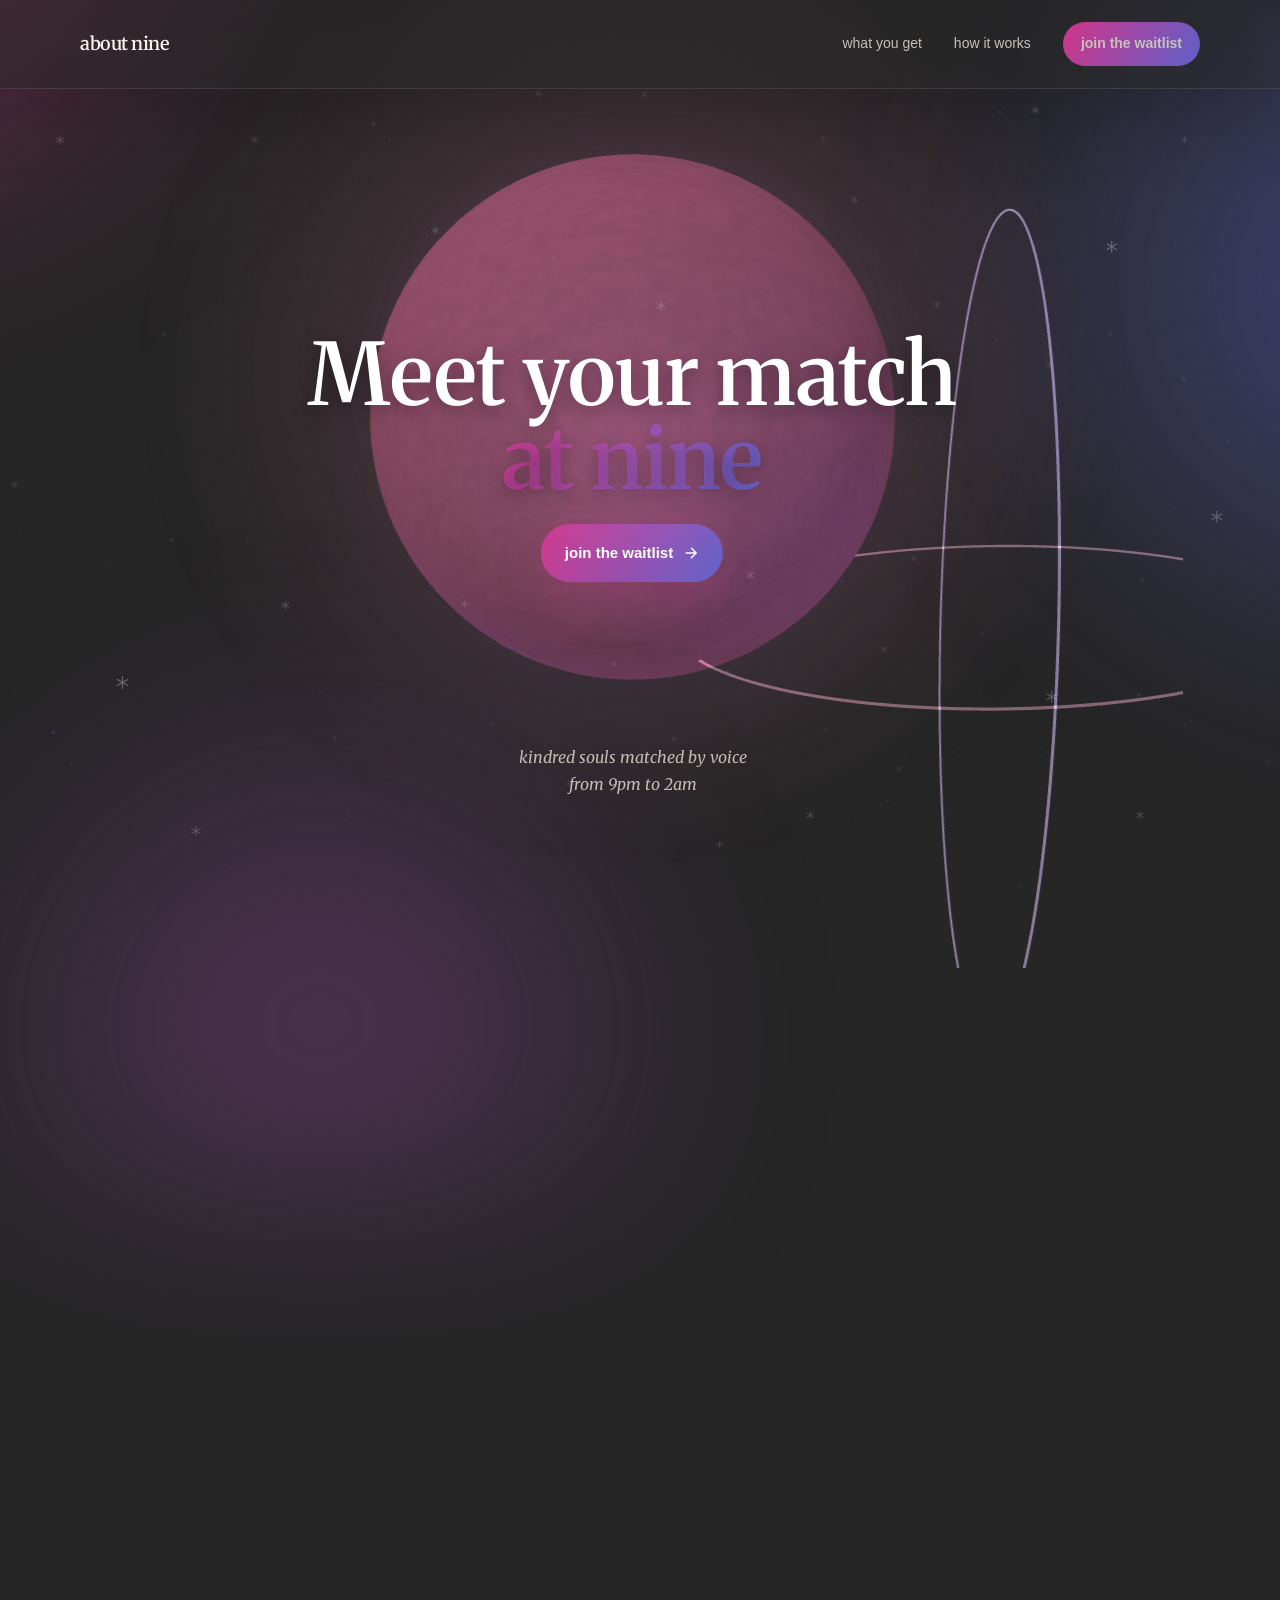
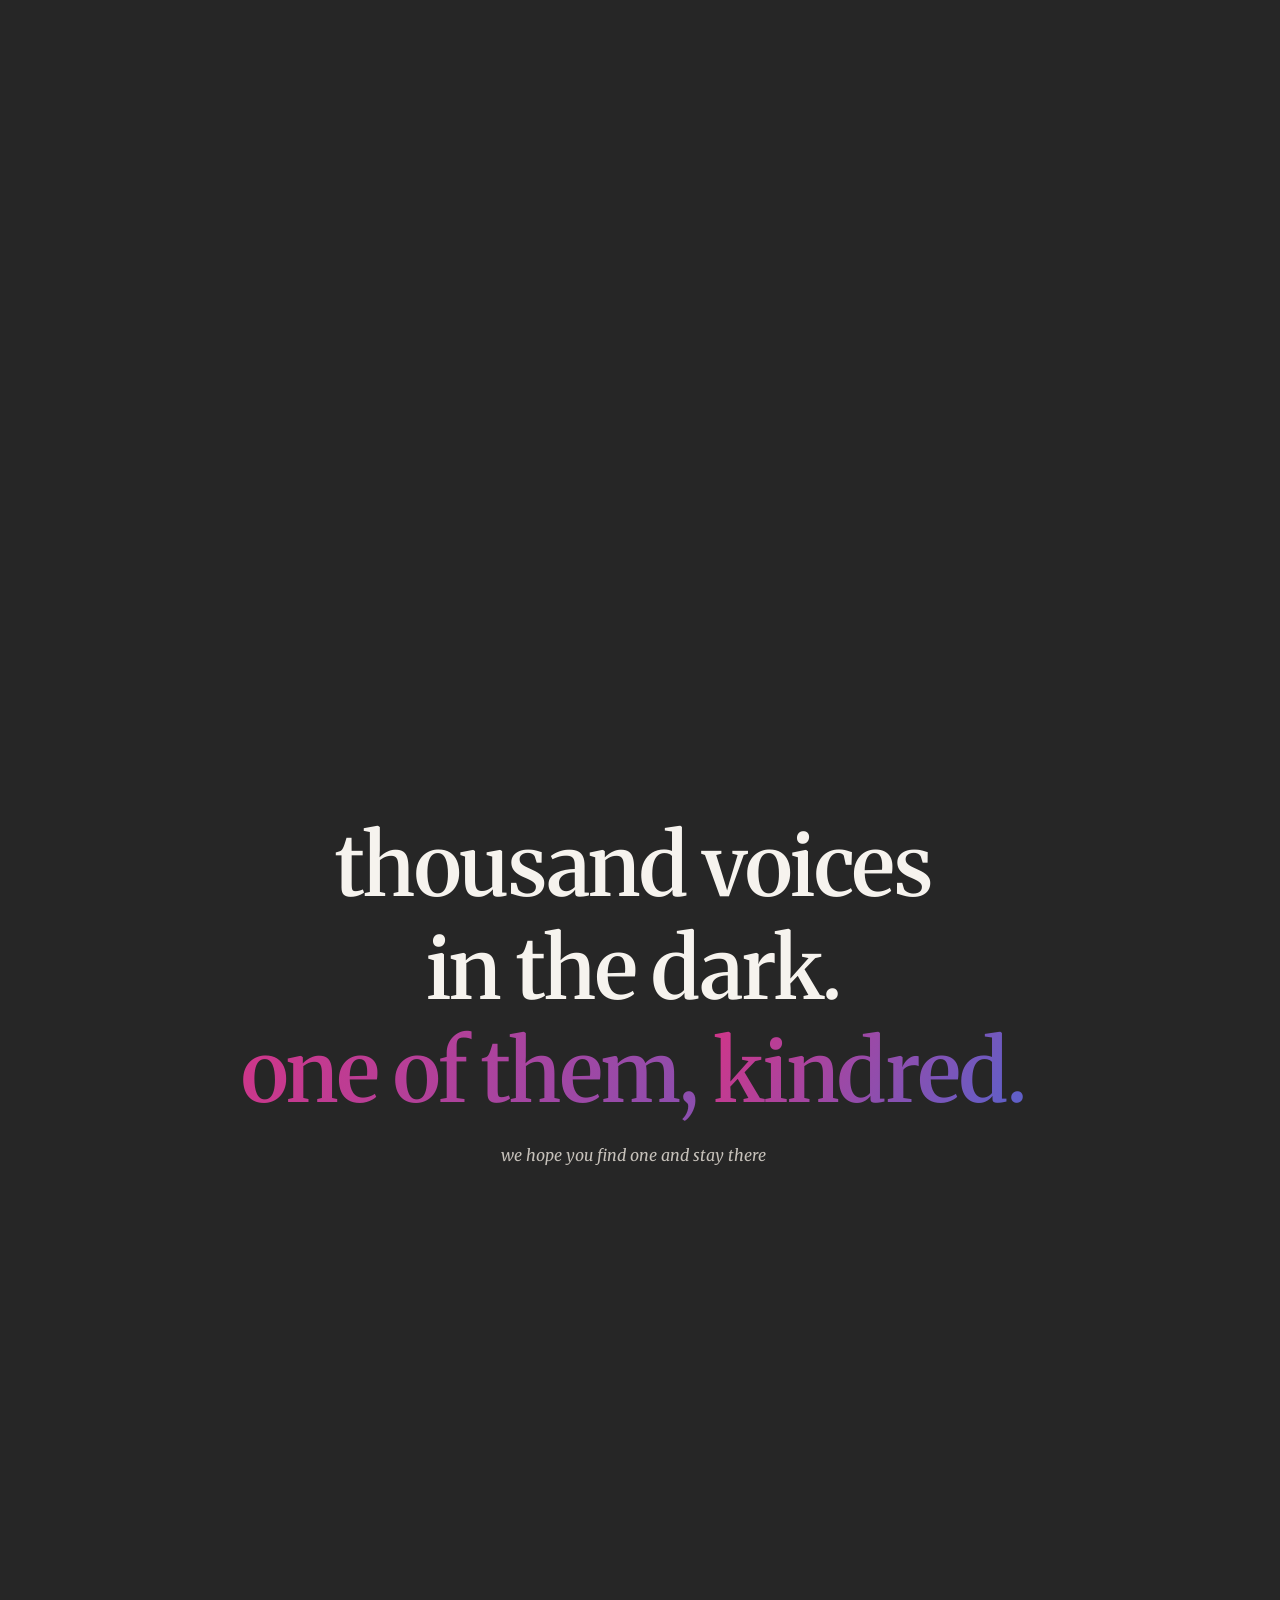
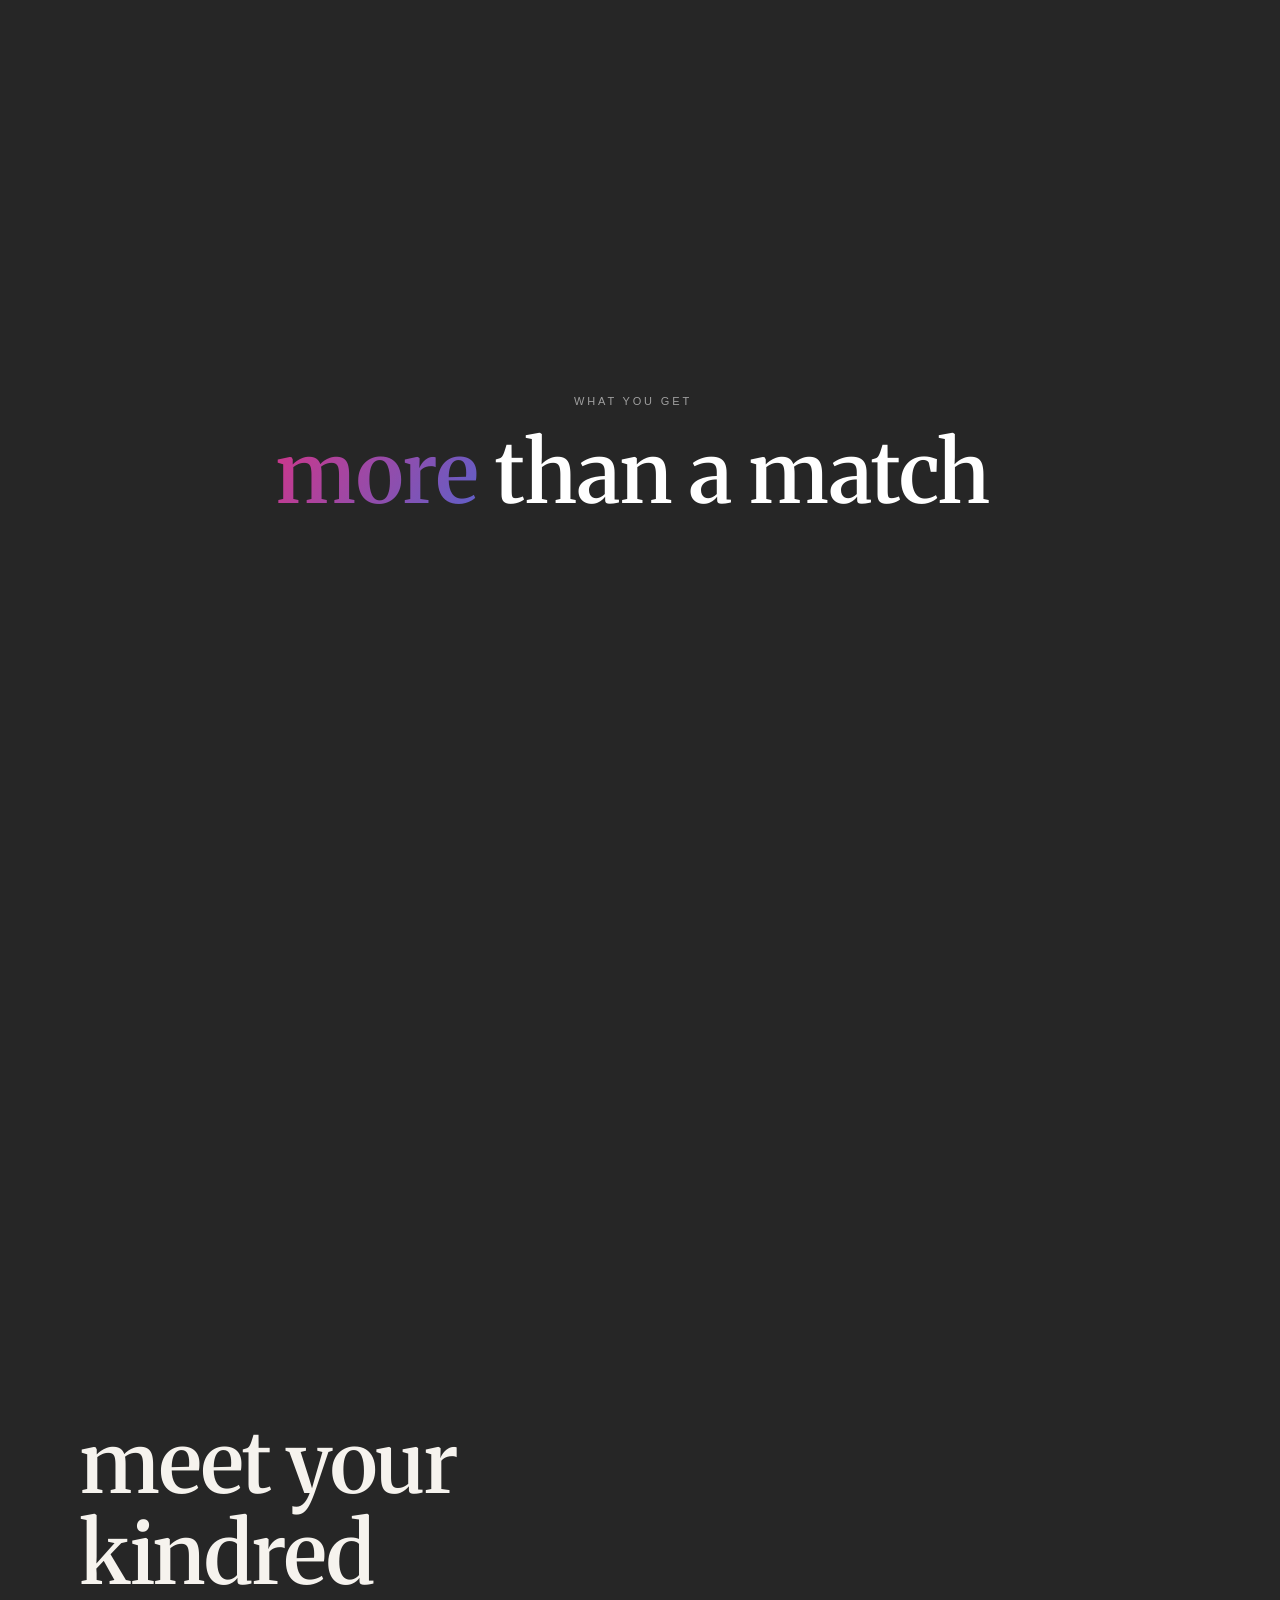
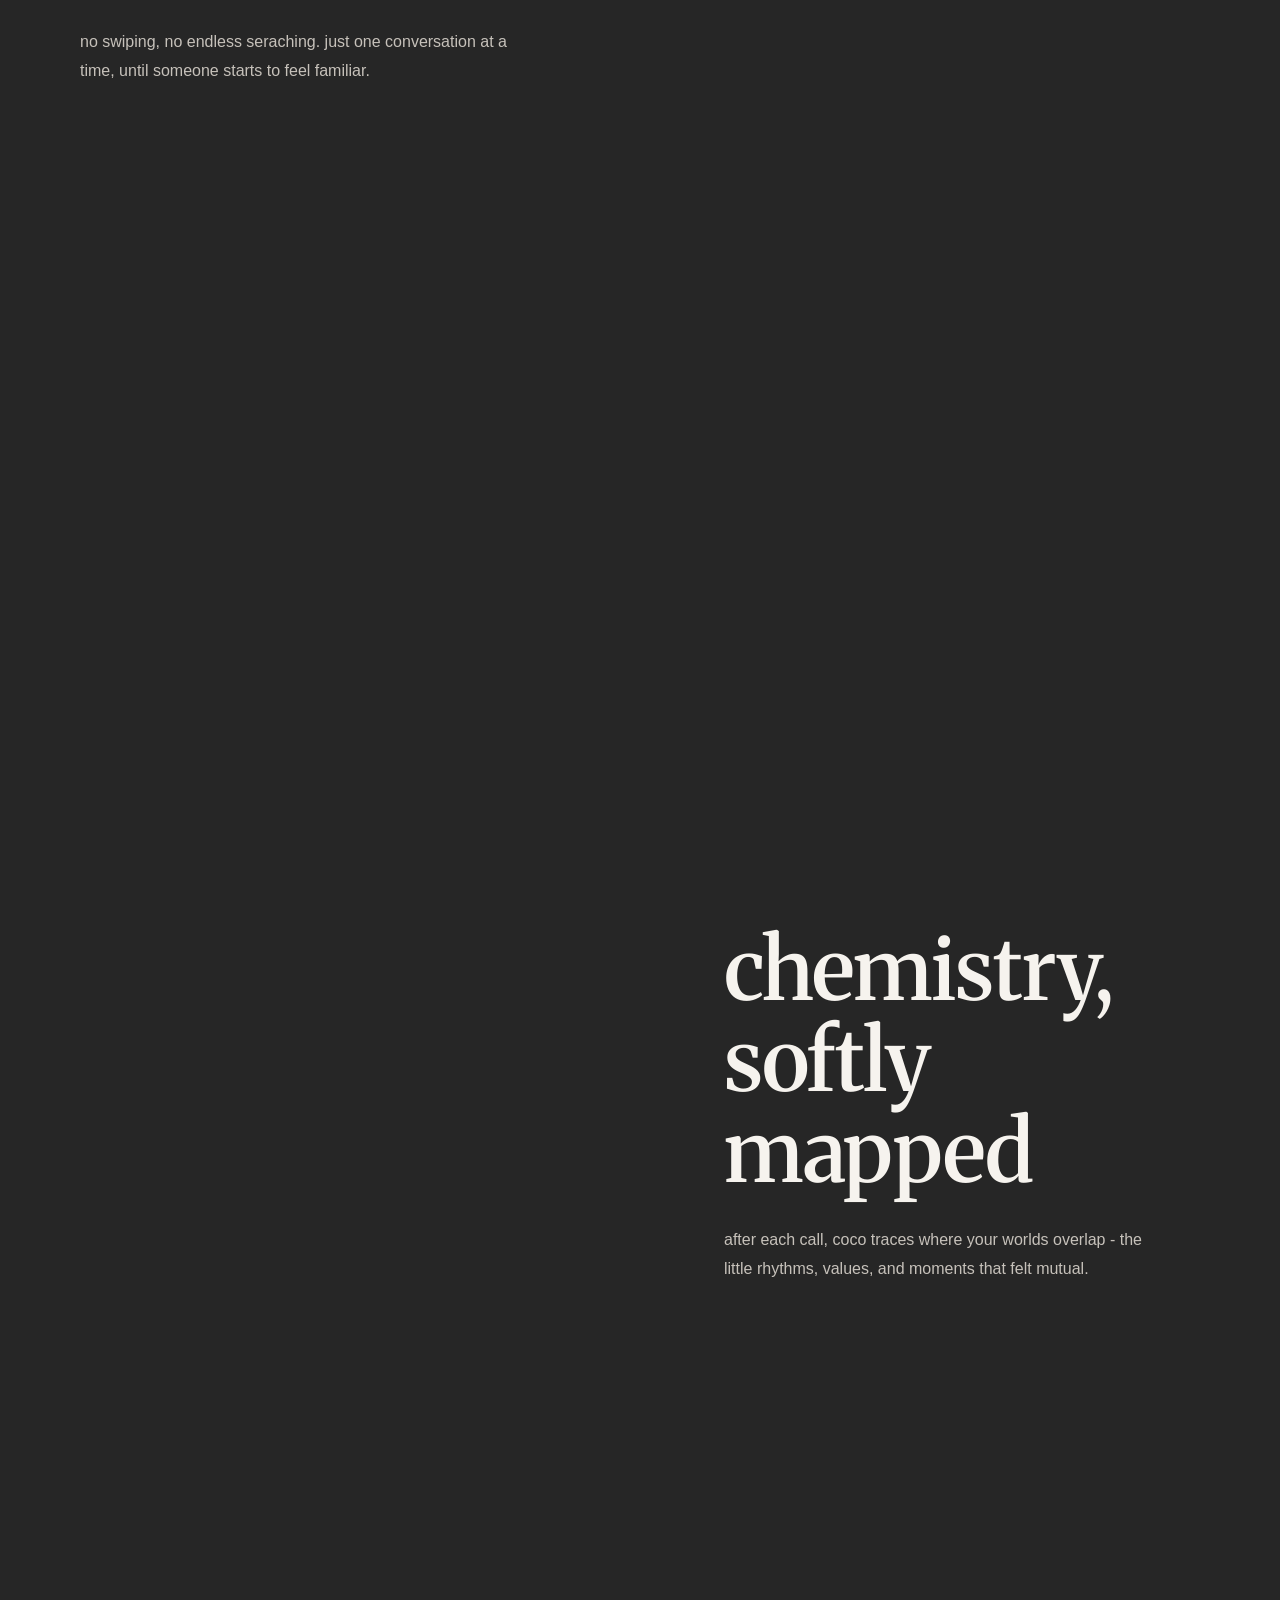
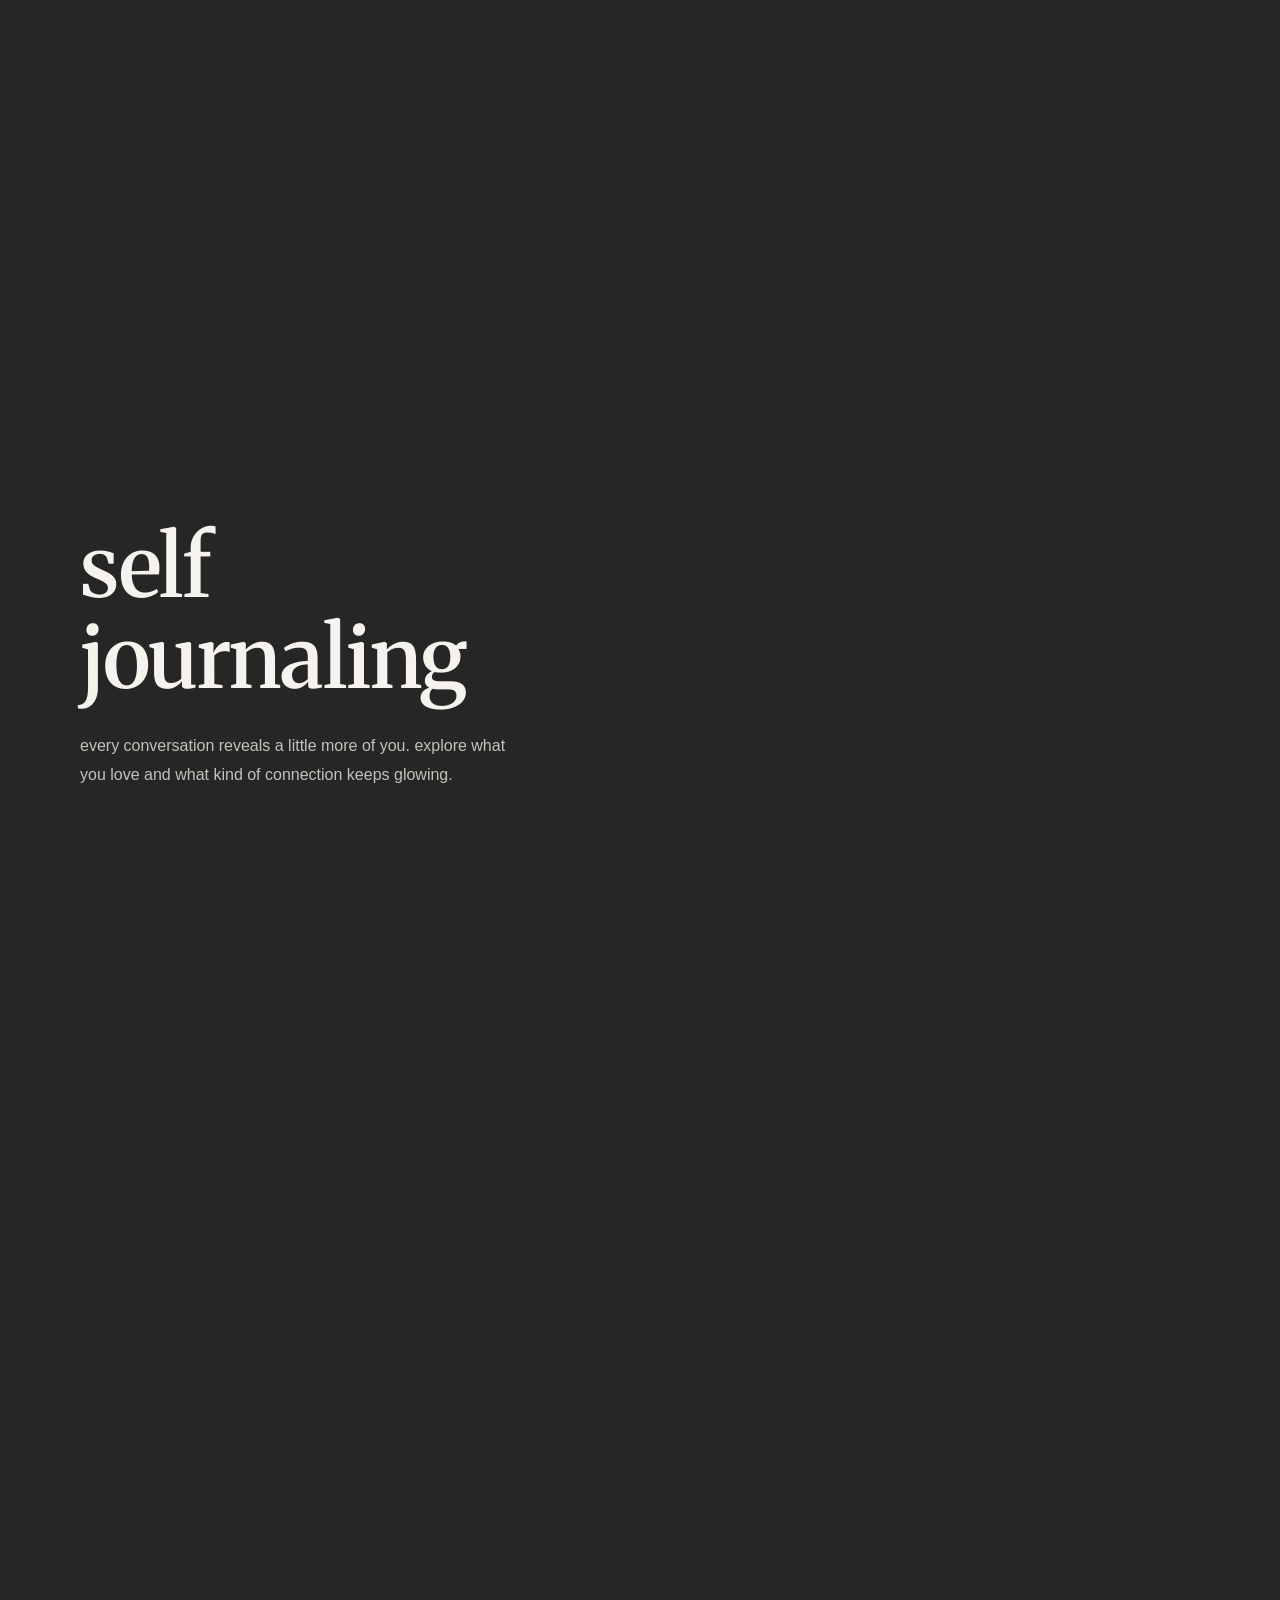
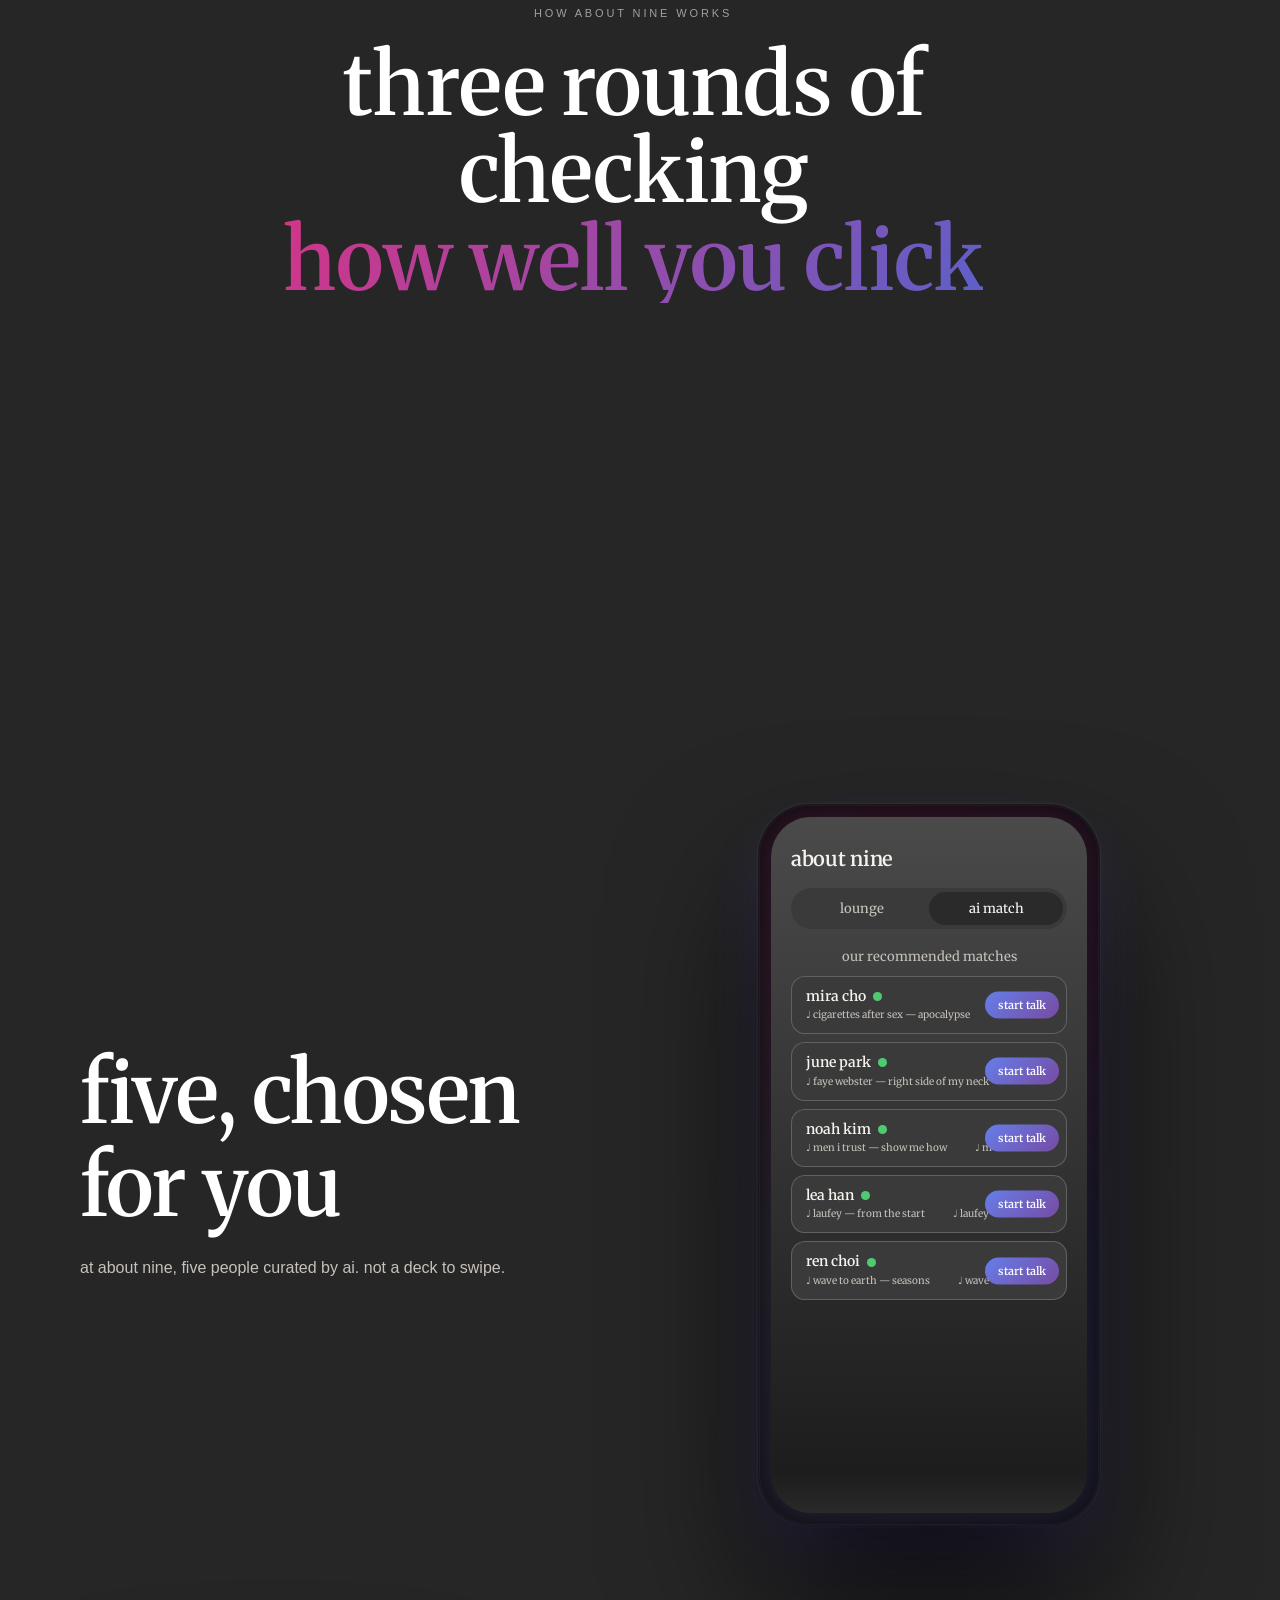
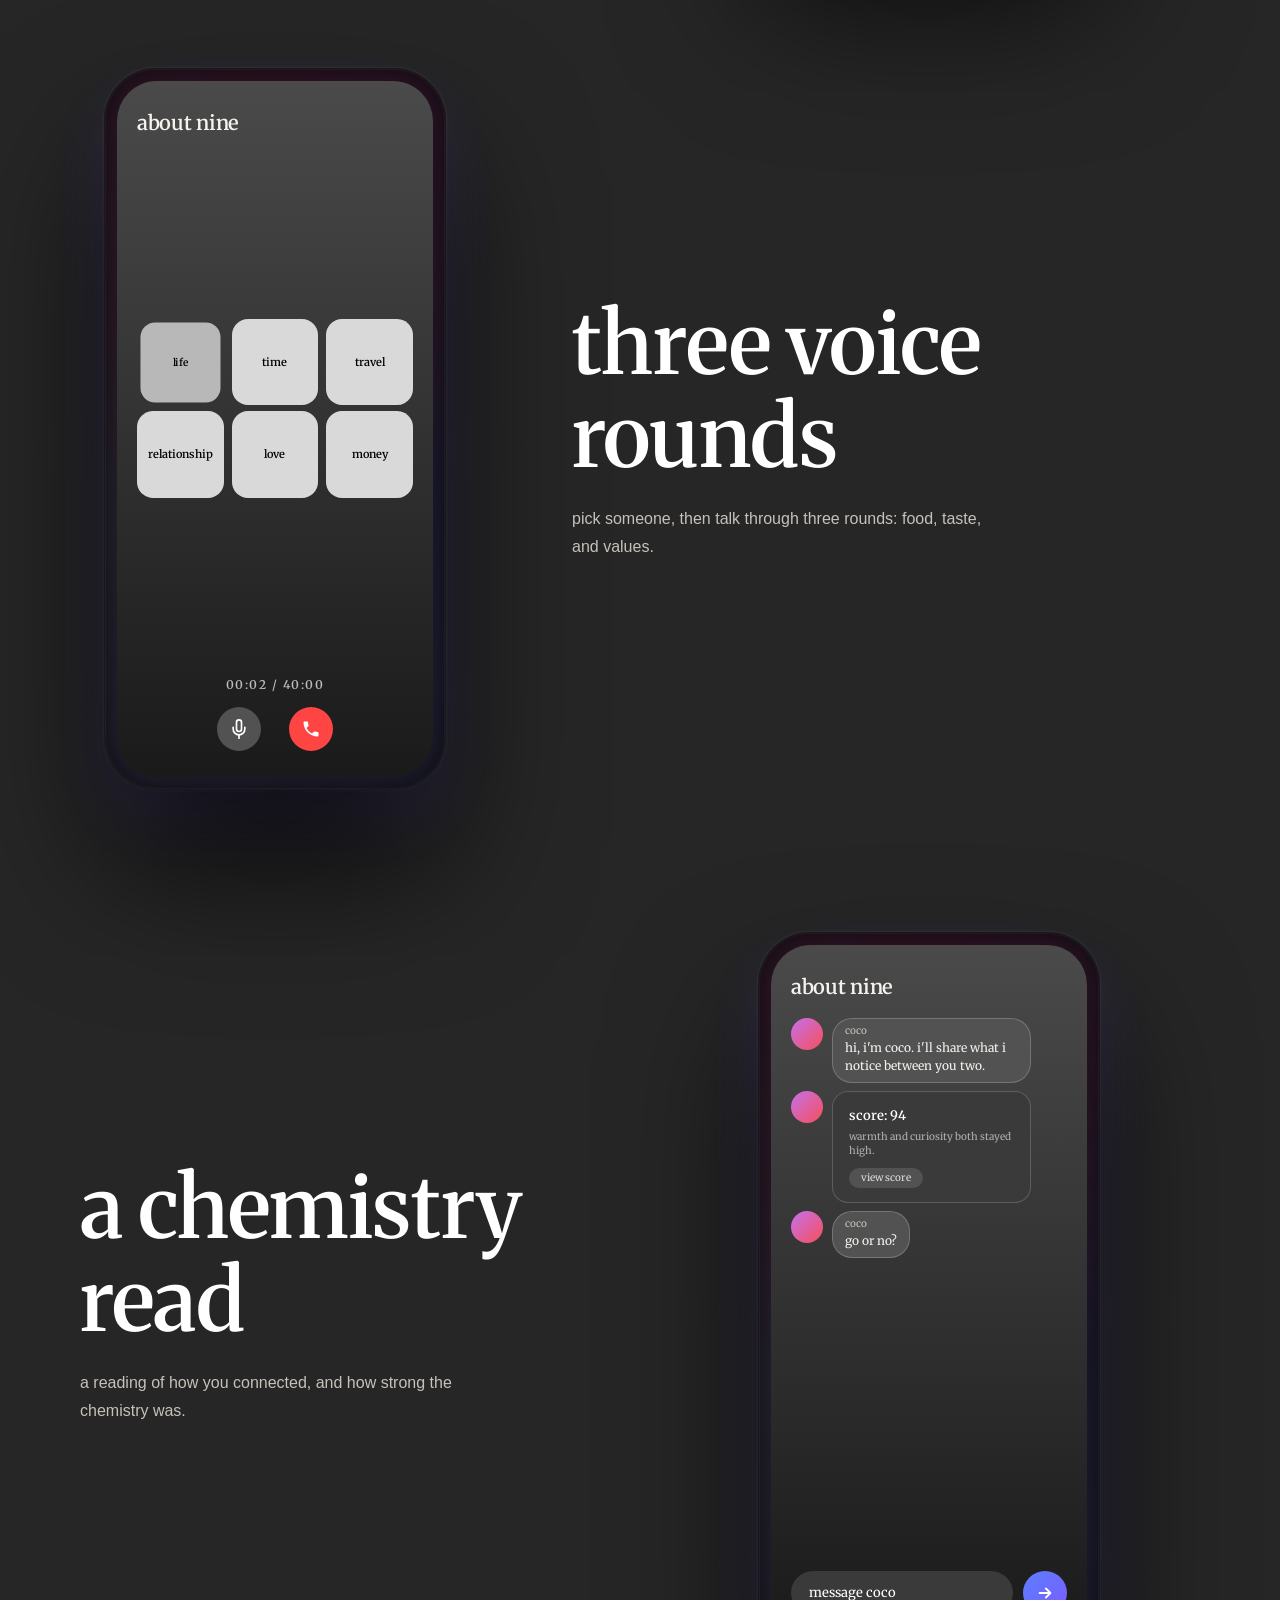
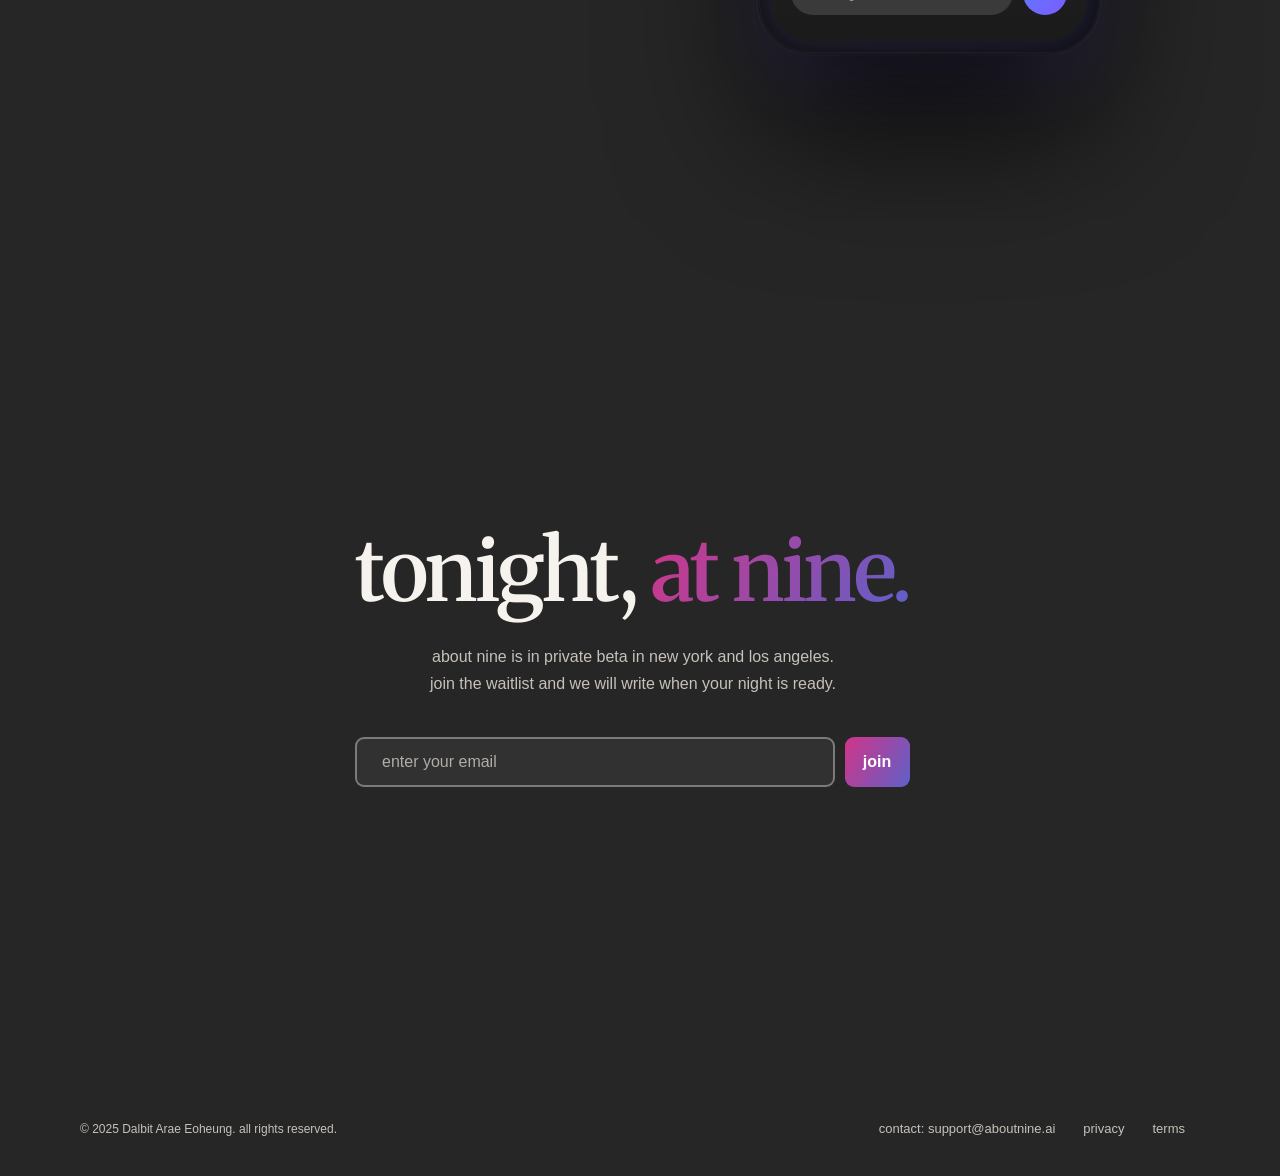
<file: index.html>
<!doctype html>
<html lang="en"><head>
<meta charset="utf-8">
<meta name="viewport" content="width=device-width, initial-scale=1.0">
<title>about nine</title>
<link rel="preconnect" href="https://fonts.googleapis.com">
<link rel="preconnect" href="https://fonts.gstatic.com" crossorigin="">
<link rel="stylesheet" href="./colors_and_type.css">
<style>
  * { box-sizing: border-box; margin: 0; padding: 0; -webkit-user-drag: none; }
  html {
    scroll-behavior: smooth;
    scroll-padding-top: 0;
    overflow-x: hidden;
  }
  .hero,
  .dark-room,
  .sphere-transition,
  .story-cut,
  .how-nine,
  .final {
    min-height: 100svh;
    height: 100svh;
    overflow: hidden;
    display: flex;
    flex-direction: column;
    justify-content: center;
  }
  body {
    background: #0d0d10;
    color: var(--text-primary);
    font-family: var(--font-ui);
    font-size: 17px;
    line-height: 1.7;
    text-transform: lowercase;
    overflow-x: hidden;
    overflow-x: clip;
    min-height: 100vh;
    -webkit-font-smoothing: antialiased;
  }
  .nobreak { display: inline-block; white-space: nowrap; }

  .container { max-width: 1280px; margin: 0 auto; padding: 0 80px; }
  section { padding: 120px 0; position: relative; }

  .sphere-transition {
    padding: 0;
    background: transparent;
  }
  .sphere-departure {
    min-height: 0;
    height: 0;
  }
  .sphere-transition::before {
    display: none;
  }

  /* ─── TOP NAV ─── */
  .topnav {
    position: fixed; top: 0; left: 0; right: 0; z-index: 50;
    padding: 22px 0;
    -webkit-backdrop-filter: blur(14px);
    backdrop-filter: blur(14px);
    background: rgba(20,20,22,0.65);
    border-bottom: 1px solid rgba(255,255,255,0.06);
  }
  .topnav .row {
    max-width: 1280px; margin: 0 auto; padding: 0 80px;
    display: flex; align-items: center; justify-content: space-between;
  }
  .brand-lockup {
    display: flex; align-items: center; gap: 10px; color: #fff;
    font-family: var(--font-brand); font-size: 18px; font-weight: 600;
    letter-spacing: -0.5px; text-decoration: none;
  }
  .nav-links { display: flex; gap: 32px; align-items: center; }
  .nav-links a { color: var(--text-secondary); text-decoration: none; font-size: 14px; }
  .nav-links a:hover { color: #fff; }
  .nav-cta {
    padding: 10px 18px; border-radius: 25px;
    background: var(--grad-primary); color: #fff;
    text-decoration: none; font-size: 14px; font-weight: 600;
  }

  /* ─── HERO ─── */
  .hero {
    padding: 0;
    position: relative;
    background: transparent;
  }
  .hero::after {
    display: none;
  }
  /* hero-sphere-label: kept in DOM for accessibility; visual text is rendered in WebGL */
  .hero-sphere-label {
    position: absolute;
    inset: 0;
    pointer-events: none;
    z-index: 0;
  }
  /* hero-info-row: sub-text + button row below sphere */
  .hero-info-row {
    display: flex;
    flex-direction: column;
    align-items: center;
    gap: 8px;
    text-align: center;
    width: 100%;
    margin-top: 0;
  }
  .cta-row { display: flex; gap: 14px; align-items: center; flex-wrap: wrap; margin-top: 28px; }
  .btn {
    display: inline-flex; align-items: center; gap: 10px;
    padding: 16px 24px; border-radius: 999px; font-size: 15px; font-weight: 600;
    cursor: pointer; border: none; text-decoration: none;
    font-family: var(--font-ui); transition: opacity 0.2s ease;
  }
  .btn:hover { opacity: 0.92; }
  .btn-primary { background: var(--grad-primary); color: #fff; }

  /* Phone preview — chemistry-score screen, recreated */
  .phone-wrap {
    position: relative; display: flex; justify-content: center; align-items: center;
  }
  .phone-wrap::before {
    content: ''; position: absolute; width: 540px; height: 540px;
    border-radius: 50%;
    background: radial-gradient(circle at center,
      rgba(180, 160, 255, 0.30) 0%,
      rgba(123, 91, 255, 0.18) 30%,
      transparent 65%);
    filter: blur(20px);
    z-index: 0; pointer-events: none;
    animation: bloom 6s ease-in-out infinite;
  }
  @keyframes bloom { 0%, 100% { opacity: 0.65; transform: scale(0.98); } 50% { opacity: 1.00; transform: scale(1.04); } }
  .phone {
    width: 380px; aspect-ratio: 9 / 19;
    background: #0a0a0c;
    border-radius: 52px;
    border: 1px solid rgba(255,255,255,0.06);
    box-shadow:
      0 80px 140px rgba(0,0,0,0.7),
      0 30px 60px rgba(123,91,255,0.18),
      0 0 0 1.5px rgba(255,255,255,0.04),
      inset 0 0 0 1px rgba(255,255,255,0.04);
    overflow: hidden; position: relative; z-index: 1;
    padding: 12px;
  }
  .phone .bezel {
    position: absolute; inset: 12px; border-radius: 40px;
    overflow: hidden;
    background:
      radial-gradient(ellipse 80% 50% at 50% 45%, rgba(140,120,200,0.16) 0%, transparent 65%),
      #1a1a1a;
    display: flex; flex-direction: column;
    padding: 60px 30px 60px;
    align-items: center;
    justify-content: center;
    gap: 28px;
  }
  .phone .sphere-stage {
    width: 220px; height: 220px;
    position: relative;
    display: flex; align-items: center; justify-content: center;
  }
  .phone .sphere-stage::before {
    content: ''; position: absolute; inset: -30px;
    background: radial-gradient(circle at center, rgba(220,200,255,0.18) 0%, transparent 60%);
    filter: blur(10px); pointer-events: none;
  }
  .phone .app-sphere {
    width: 100%; height: 100%; position: absolute; inset: 0;
    animation: sphereSpin 60s linear infinite;
  }
  @keyframes sphereSpin { to { transform: rotate(360deg); } }
  .phone .app-sphere ellipse {
    fill: none; stroke: rgba(255,255,255,0.50); stroke-width: 0.7;
  }
  .phone .number {
    font-family: var(--font-brand); font-size: 56px; font-weight: 400;
    color: #fff; letter-spacing: 0; line-height: 1;
    position: relative; z-index: 2; text-transform: none;
  }
  .phone .scr-caption {
    font-family: var(--font-brand); font-size: 14px;
    color: #fff; line-height: 1.9;
    text-align: center; opacity: 0.92;
    text-transform: none;
  }
  .phone .glass {
    position: absolute; inset: 12px; border-radius: 40px; pointer-events: none;
    background: linear-gradient(135deg,
      rgba(255,255,255,0.08) 0%,
      rgba(255,255,255,0) 30%,
      rgba(255,255,255,0) 70%,
      rgba(255,255,255,0.04) 100%);
    z-index: 3;
  }
  .phone-wrap::after {
    content: ''; position: absolute;
    bottom: -50px; left: 50%; transform: translateX(-50%);
    width: 320px; height: 36px; border-radius: 50%;
    background: radial-gradient(ellipse at center,
      rgba(123,91,255,0.30) 0%,
      rgba(123,91,255,0) 70%);
    filter: blur(14px);
    z-index: 0; pointer-events: none;
  }
  /* ─── DARK ROOM (section 2) ─── */
  .dark-room {
    text-align: center;
    padding: 200px 0 220px;
    background: transparent;
    position: relative;
    overflow: hidden;
  }
  .dark-room::before {
    display: none;
  }
  .dark-room::after {
    display: none;
  }

  /* starfield of tiny asterisks */
  .starfield {
    position: fixed; inset: 0; pointer-events: none;
    z-index: 1;
    color: #fff;
  }
  .starfield svg { width: 100%; height: 100%; display: block; }
  .starfield .twinkle { animation: twinkle 5s ease-in-out infinite; }
  .starfield .twinkle.d1 { animation-delay: 1.2s; }
  .starfield .twinkle.d2 { animation-delay: 2.4s; }
  .starfield .twinkle.d3 { animation-delay: 3.6s; }
  @keyframes twinkle { 0%, 100% { opacity: 0.10; } 50% { opacity: 0.45; } }

  .dark-room .container { position: relative; z-index: 3; }

  .dark-room .quote {
    font-family: var(--font-brand);
    font-size: 64px; font-weight: 600;
    letter-spacing: -1.4px; line-height: 1.2; color: #fff;
    max-width: 920px; margin: 0 auto;
  }
  .dark-room .quote .light { color: rgba(255,255,255,0.42); }
  .dark-room .quote em.kindred {
    font-style: normal;
    background: linear-gradient(90deg, #e6d4ff 0%, #c8d6ff 100%);
    -webkit-background-clip: text; background-clip: text; -webkit-text-fill-color: transparent;
    font-weight: 600;
  }
  .dark-room-sub {
    margin-top: 38px;
    font-family: var(--font-brand);
    font-size: 16px; line-height: 1.7; color: var(--text-secondary);
    max-width: 460px; margin-left: auto; margin-right: auto;
    font-style: italic;
  }

  /* ─── STORY CUTS AFTER DARK ROOM ─── */
  .story-cut {
    position: relative;
    padding: 0;
    overflow: hidden;
    isolation: isolate;
    background: transparent;
  }
  .story-cut::before {
    display: none;
  }
  .story-cut::after {
    content: '';
    position: absolute;
    inset: auto 8vw 0;
    height: 1px;
    z-index: 0;
    pointer-events: none;
    background: linear-gradient(90deg, transparent, rgba(255,255,255,0.14), transparent);
  }
  .story-cut.what-panel::after {
    content: none;
    display: none;
    height: 0;
    background: none;
  }
  .story-cut .container {
    position: relative;
    z-index: 1;
    width: 100%;
  }
  .story-grid {
    display: grid;
    grid-template-columns: minmax(0, 0.9fr) minmax(360px, 1.1fr);
    gap: clamp(48px, 8vw, 112px);
    align-items: center;
  }
  .story-cut.reverse .story-grid {
    grid-template-columns: minmax(360px, 1.08fr) minmax(0, 0.92fr);
  }
  .story-cut.reverse .story-copy { order: 2; }
  .story-kicker {
    font-family: var(--font-ui);
    font-size: 11px;
    color: rgba(255,255,255,0.42);
    letter-spacing: 0.26em;
    text-transform: uppercase;
    margin-bottom: 22px;
  }
  .story-copy h2 {
    font-family: var(--font-brand);
    font-size: clamp(42px, 5.4vw, 82px);
    font-weight: 600;
    line-height: 1.06;
    letter-spacing: -1.4px;
    color: #fff;
    max-width: 690px;
  }
  .story-copy h2 .light {
    color: rgba(255,255,255,0.50);
  }
  .story-copy p {
    margin-top: 28px;
    max-width: 430px;
    font-size: 16px;
    line-height: 1.8;
    color: var(--text-secondary);
  }
  .story-copy {
    position: relative;
    z-index: 3;
  }
  .story-visual {
    position: relative;
    min-height: 520px;
    display: flex;
    align-items: center;
    justify-content: center;
  }
  .story-visual::before {
    content: '';
    position: absolute;
    width: min(90%, 560px);
    height: 68%;
    border-radius: 50%;
    background:
      radial-gradient(ellipse at center, rgba(123,91,255,0.16), transparent 66%),
      radial-gradient(ellipse at 62% 46%, rgba(244,197,66,0.09), transparent 58%);
    filter: blur(32px);
    opacity: 0.9;
  }
  .story-visual.what-sphere-slot::before {
    opacity: 0;
  }

  .what-sphere-video {
    --sphere-opacity: 0;
    --what-left: 50%;
    --what-top: 51%;
    --what-scale: 1;
    position: fixed;
    inset: 0;
    z-index: 1;
    width: 100vw;
    height: 100svh;
    pointer-events: none;
    opacity: var(--sphere-opacity);
    visibility: hidden;
    transform: translate3d(0, 0, 0);
    transition: none;
    contain: layout paint size;
    backface-visibility: hidden;
    will-change: opacity;
  }
  .what-sphere-video.is-unavailable {
    display: none;
  }
  .what-sphere-canvas {
    display: block;
    width: 100%;
    height: 100%;
  }

  .how-nine {
    position: relative;
    min-height: 100svh;
    height: auto;
    padding: 120px 0;
    overflow: hidden;
    isolation: isolate;
    background: transparent;
  }
  .how-nine::before {
    display: none;
  }
  .how-nine .container {
    position: relative;
    z-index: 1;
    width: 100%;
  }
  .how-nine-inner {
    width: 100%;
    margin: 0 auto;
  }
  .how-nine-header {
    display: flex;
    align-items: flex-end;
    justify-content: space-between;
    gap: 32px;
    margin-bottom: 34px;
  }
  .how-nine h2 {
    font-family: var(--font-brand);
    font-size: clamp(38px, 4.2vw, 66px);
    font-weight: 600;
    line-height: 1.06;
    letter-spacing: -1.2px;
    color: #fff;
    margin: 0;
    text-transform: none;
  }
  .how-nine h2 .light {
    color: rgba(255,255,255,0.50);
  }
  .how-work-shell {
    position: relative;
    min-height: clamp(610px, 72vh, 760px);
    display: none;
  }
  .how-mobile {
    display: flex;
    flex-direction: column;
    gap: clamp(96px, 14vh, 150px);
  }
  .how-mobile-item {
    display: grid;
    grid-template-columns: minmax(0, 0.9fr) minmax(280px, 390px);
    gap: clamp(48px, 8vw, 112px);
    align-items: center;
    min-height: min(760px, 82svh);
  }
  .how-mobile-item:nth-child(even) {
    grid-template-columns: minmax(280px, 390px) minmax(0, 0.9fr);
  }
  .how-mobile-item:nth-child(even) .how-mobile-copy {
    order: 2;
  }
  .how-mobile-copy h3 {
    font-family: var(--font-brand);
    font-size: clamp(32px, 3.4vw, 54px);
    font-weight: 600;
    line-height: 1.08;
    letter-spacing: -0.8px;
    color: #fff;
    margin-bottom: 22px;
    text-transform: none;
  }
  .how-mobile-copy .light {
    color: rgba(255,255,255,0.50);
  }
  .how-mobile-copy p {
    max-width: 440px;
    color: var(--text-secondary);
    font-size: 16px;
    line-height: 1.74;
  }
  .how-mobile-phone-wrap {
    width: min(380px, 34vw, 38vh);
    margin: 0 auto;
  }
  .phone.how-mobile-phone {
    width: 100%;
    min-height: 0;
    margin: 0 auto;
    transform: none;
  }
  .how-work-layout {
    display: grid;
    grid-template-columns: minmax(240px, 390px) minmax(0, 1fr);
    gap: clamp(44px, 7vw, 96px);
    align-items: center;
    min-height: inherit;
  }
  .how-phone-stage {
    position: relative;
    width: min(380px, 34vw, 38vh);
    margin: 0 auto;
  }
  .how-work-phone {
    width: 100%;
    min-height: 0;
    margin: 0 auto;
    transform: none;
    transition: none;
  }
  .how-phone-nav {
    position: absolute;
    top: 50%;
    z-index: 4;
    display: inline-flex;
    align-items: center;
    justify-content: center;
    width: 46px;
    height: 46px;
    border: 1px solid rgba(255,255,255,0.12);
    border-radius: 50%;
    background:
      radial-gradient(circle at 34% 28%, rgba(255,255,255,0.18), transparent 32%),
      rgba(18,18,24,0.80);
    color: rgba(255,255,255,0.86);
    font-size: 18px;
    line-height: 1;
    cursor: pointer;
    transform: translateY(-50%);
    transition: transform 0.2s ease, border-color 0.2s ease, background 0.2s ease;
  }
  .how-phone-nav:hover {
    transform: translateY(calc(-50% - 1px));
    border-color: rgba(255,255,255,0.26);
    background:
      radial-gradient(circle at 34% 28%, rgba(255,255,255,0.26), transparent 32%),
      rgba(35,32,48,0.86);
  }
  .how-phone-nav.prev {
    left: -70px;
  }
  .how-phone-nav.next {
    right: -70px;
  }
  .how-phone-nav[hidden] {
    display: none;
  }
  .how-copy-stack {
    display: grid;
    align-items: center;
    min-height: 260px;
  }
  .how-work-copy {
    grid-area: 1 / 1;
    position: relative;
    opacity: 0;
    transform: translateY(12px);
    pointer-events: none;
    transition: opacity 0.34s ease, transform 0.34s ease;
  }
  .how-work-copy.active {
    opacity: 1;
    transform: translateY(0);
    pointer-events: auto;
  }
  .how-work-copy h3 {
    max-width: 520px;
    font-family: var(--font-brand);
    font-size: clamp(32px, 3.4vw, 54px);
    font-weight: 600;
    line-height: 1.08;
    letter-spacing: -0.8px;
    color: #fff;
    margin-bottom: 22px;
  }
  .how-work-copy h3 .light {
    color: rgba(255,255,255,0.48);
  }
  .how-work-copy p {
    max-width: 440px;
    color: var(--text-secondary);
    font-size: 16px;
    line-height: 1.74;
  }
  .how-phone-screens {
    position: absolute;
    inset: 12px;
    z-index: 1;
    border-radius: 40px;
    overflow: hidden;
    background:
      linear-gradient(180deg, #4a4a4a 0%, #1a1a1a 100%);
  }
  .how-phone-screen {
    position: absolute;
    inset: 0;
    min-height: 0;
    height: auto;
    padding: 30px 20px calc(26px + env(safe-area-inset-bottom, 0px));
    display: flex;
    flex-direction: column;
    background: transparent;
    color: #fff;
    font-family: "Merriweather", var(--font-brand), serif;
    opacity: 0;
    transform: translateX(10px);
    pointer-events: none;
    transition: opacity 0.34s ease, transform 0.34s ease;
  }
  .how-phone-screen.active {
    opacity: 1;
    transform: translateX(0);
    pointer-events: auto;
  }
  .how-phone-screen::before {
    display: none;
  }
  .proto-lounge,
  .proto-option,
  .proto-result,
  .proto-voice-talk {
    flex: 1;
    min-height: 0;
    display: flex;
    flex-direction: column;
  }
  .proto-brand {
    color: #fff;
    font-family: "Merriweather", var(--font-brand), serif;
    font-size: 20px;
    font-weight: 600;
    letter-spacing: -0.3px;
    line-height: 1.15;
  }
  .proto-brand {
    color: rgba(255,255,255,0.72);
    text-align: left;
    margin-bottom: 18px;
  }
  .proto-tabs {
    display: flex;
    gap: 0;
    width: 100%;
    padding: 4px;
    border-radius: 24px;
    background: #3a3a3a;
    margin-bottom: 20px;
  }
  .proto-tabs span {
    flex: 1;
    min-width: 0;
    padding: 10px 8px;
    border-radius: 20px;
    color: #b0b0b0;
    text-align: center;
    font-size: 13px;
    font-weight: 500;
    line-height: 1;
  }
  .proto-tabs span.active {
    color: #fff;
    background: #2a2a2a;
  }
  .proto-content {
    flex: 1;
    overflow: hidden;
  }
  .proto-subtitle {
    margin-bottom: 10px;
    color: #b0b0b0;
    text-align: center;
    font-size: 13px;
    line-height: 1.3;
  }
  .proto-user-list {
    display: grid;
    gap: 8px;
  }
  .proto-user-row {
    position: relative;
    min-height: 50px;
    min-width: 0;
    width: 100%;
  }
  .proto-user-card {
    display: grid;
    grid-template-columns: minmax(0, 1fr);
    align-items: center;
    width: 100%;
    min-width: 0;
    min-height: 50px;
    padding: 12px 74px 12px 14px;
    border-radius: 14px;
    border: 1px solid rgba(255,255,255,0.20);
    background: #3a3a3a;
    color: #fff;
    overflow: hidden;
  }
  .proto-user-card > div { min-width: 0; }
  .proto-user-name {
    display: flex;
    align-items: center;
    gap: 7px;
    font-size: 14px;
    font-weight: 600;
    line-height: 1.1;
  }
  .proto-status {
    width: 9px;
    height: 9px;
    border-radius: 50%;
    background: #4ecb71;
    display: inline-block;
  }
  .proto-track {
    margin-top: 5px;
    color: #b0b0b0;
    font-size: 10px;
    line-height: 1.2;
    overflow: hidden;
    white-space: nowrap;
  }
  .proto-track-inner {
    display: inline-flex;
    align-items: center;
    gap: 28px;
    animation: protoTicker var(--ticker-dur, 20s) linear infinite;
    will-change: transform;
  }
  .proto-track-inner > span { white-space: nowrap; }
  @keyframes protoTicker {
    0%   { transform: translateX(0); }
    100% { transform: translateX(-50%); }
  }
  .proto-start {
    position: absolute;
    right: 8px;
    top: 50%;
    z-index: 1;
    transform: translateY(-50%);
    width: auto;
    padding: 8px 13px;
    border: 0;
    border-radius: 25px;
    background: linear-gradient(135deg, #667eea 0%, #764ba2 100%);
    color: #fff;
    font: inherit;
    font-size: 11px;
    font-weight: 600;
    line-height: 1;
    white-space: nowrap;
  }
  .proto-bottom-nav {
    height: 42px;
    margin: auto -20px -26px;
    background: linear-gradient(to top, rgba(42,42,42,1), rgba(42,42,42,0));
  }
  .proto-option {
    justify-content: flex-start;
    text-align: center;
  }
  .proto-option-head { margin-bottom: 8px; }
  .proto-carousel-wrap { justify-content: flex-start; }
  .proto-topic {
    width: fit-content;
    margin: 0 auto 14px;
    padding: 7px 18px;
    border-radius: 20px;
    background: #525252;
    color: #fff;
    font-size: 13px;
    line-height: 1;
  }
  .proto-question {
    font-size: 14px;
    line-height: 1.45;
    white-space: pre-line;
    color: #fff;
  }
  .proto-carousel-wrap {
    flex: 1;
    display: flex;
    flex-direction: column;
    justify-content: center;
    min-height: 0;
  }
  .proto-dots {
    display: flex;
    justify-content: center;
    gap: 8px;
    margin-bottom: 18px;
  }
  .proto-dots i {
    width: 8px;
    height: 8px;
    border-radius: 50%;
    background: #525252;
  }
  .proto-dots i.active {
    width: 18px;
    border-radius: 4px;
    background: #fff;
  }
  .proto-carousel {
    display: grid;
    grid-template-columns: repeat(3, minmax(0, 1fr));
    gap: 10px;
    align-items: center;
    width: 100%;
  }
  .proto-food-card {
    min-width: 0;
    opacity: 0.4;
    transform: scale(0.86);
  }
  .proto-food-card.center {
    opacity: 1;
    transform: scale(1);
  }
  .proto-food-card img {
    width: 100%;
    aspect-ratio: 0.78 / 1;
    object-fit: cover;
    border-radius: 18px;
    border: 2px solid transparent;
  }
  .proto-food-card.center img {
    border-color: #fff;
  }
  .proto-food-card span {
    display: block;
    margin-top: 10px;
    color: #fff;
    text-align: center;
    font-size: 11px;
    line-height: 1.25;
  }
  .proto-enter {
    width: 100%;
    padding: 15px;
    border: 0;
    border-radius: 25px;
    background: #fff;
    color: #2a2a2a;
    font: inherit;
    font-size: 15px;
    font-weight: 600;
    line-height: 1;
  }
  .proto-result .proto-brand {
    margin-bottom: 16px;
  }
  .proto-option .proto-brand {
    margin-bottom: 80px;
  }
  .proto-chat {
    flex: 1;
    display: grid;
    align-content: start;
    gap: 8px;
    min-height: 0;
    padding-top: 4px;
    overflow: hidden;
    overscroll-behavior: none;
    scrollbar-width: none;
  }
  .proto-chat::-webkit-scrollbar { display: none; }
  .proto-speaker {
    margin-bottom: 3px;
    color: rgba(255,255,255,0.62);
    font-size: 10px;
    line-height: 1;
    text-transform: lowercase;
  }
  .proto-row {
    display: flex;
    gap: 9px;
    align-items: flex-start;
  }
  .proto-row.mine {
    justify-content: flex-end;
  }
  .proto-avatar {
    width: 32px;
    height: 32px;
    border-radius: 50%;
    background: linear-gradient(135deg, #c471ed 0%, #f64f59 100%);
    flex-shrink: 0;
  }
  .proto-bubble {
    width: fit-content;
    max-width: 72%;
    padding: 7px 12px;
    border-radius: 20px;
    border: 1px solid rgba(255,255,255,0.20);
    background: #525252;
    color: #fff;
    font-size: 12px;
    line-height: 1.5;
    white-space: normal;
  }
  .proto-bubble.mine {
    color: #fff;
    background: linear-gradient(135deg, #5b7fff, #7b5bff);
  }
  .proto-input-area {
    flex-shrink: 0;
    display: flex;
    gap: 10px;
    align-items: stretch;
    padding-top: 14px;
  }
  .proto-select {
    flex: 1;
    min-height: 44px;
    padding: 0 18px;
    border-radius: 28px;
    background: #3a3a3a;
    color: #fff;
    font-size: 13px;
    display: flex;
    align-items: center;
  }
  .proto-send {
    width: 44px;
    height: 44px;
    border-radius: 50%;
    background: linear-gradient(135deg, #5b7fff, #7b5bff);
    position: relative;
    flex-shrink: 0;
  }
  .proto-send::before {
    content: '';
    position: absolute;
    left: 50%;
    top: 50%;
    width: 18px;
    height: 18px;
    transform: translate(-50%, -50%);
    background-image: url("data:image/svg+xml,%3Csvg width='20' height='20' viewBox='0 0 20 20' fill='none' xmlns='http://www.w3.org/2000/svg'%3E%3Cpath d='M4 10H16M16 10L11 5M16 10L11 15' stroke='white' stroke-width='2' stroke-linecap='round' stroke-linejoin='round'/%3E%3C/svg%3E");
    background-repeat: no-repeat;
    background-position: center;
    background-size: contain;
  }
  /* ─── HOW IT WORKS ─── */
  .section-eyebrow {
    font-family: var(--font-ui); font-size: 11px; letter-spacing: 0.3em;
    text-transform: uppercase; color: var(--text-brand-gray); margin-bottom: 18px;
  }

  /* ─── FINAL CTA ─── */
  .final {
    text-align: center; padding: 180px 0;
    background:
      radial-gradient(ellipse 60% 40% at 50% 50%, rgba(118,75,162,0.20), transparent 70%);
    position: relative;
  }
  .final h2 {
    font-family: var(--font-brand); font-size: 96px; font-weight: 600;
    letter-spacing: -2.5px; line-height: 1.02; color: #fff; margin-bottom: 28px;
  }
  .final h2 .light { color: rgba(255,255,255,0.55); }
  .final p { font-size: 16px; color: var(--text-secondary); margin-bottom: 40px; max-width: 480px; margin-left: auto; margin-right: auto; }
  .final .btn-primary { padding: 18px 30px; font-size: 16px; }

  /* ─── FOOTER ─── */
  footer {
    padding: 36px 0;
    background: #08080a;
  }
  footer .footer-row {
    max-width: 1280px; margin: 0 auto; padding: 0 80px;
    display: flex; align-items: center; justify-content: space-between;
    gap: 24px; flex-wrap: wrap;
  }
  footer .footer-copy {
    font-size: 12px; color: var(--text-brand-gray);
    text-transform: none; letter-spacing: 0;
  }
  footer .footer-meta {
    display: flex; gap: 28px; align-items: center;
    font-size: 13px; color: var(--text-secondary);
    text-transform: none; letter-spacing: 0;
  }
  footer .footer-meta a {
    color: var(--text-secondary); text-decoration: none;
  }
  footer .footer-meta a:hover { color: #fff; }
  footer .row {
    max-width: 1280px; margin: 0 auto; padding: 0 80px;
    display: flex; align-items: center; justify-content: space-between; gap: 24px;
  }
  footer a { color: var(--text-secondary); text-decoration: none; font-size: 13px; }
  footer a:hover { color: #fff; }

  /* ─── RESPONSIVE ─── */
  @media (max-width: 960px) {
    .container, .topnav .row { padding: 0 32px; }
    footer .footer-row { padding: 0 32px; flex-direction: column; align-items: flex-start; gap: 12px; }
    footer .footer-meta { flex-wrap: wrap; gap: 16px; }
    section { padding: 80px 0; }
    .hero { padding: 0; }
    .cta-row { justify-content: center; }
    .phone-wrap { transform: none; max-width: min(60vw, 240px); margin: 0 auto; }
    .hero .phone { width: 100%; min-height: 0; overflow: hidden; }
    .phone { width: 100%; height: auto; min-height: 580px; }
    .dark-room { padding: 120px 0; }
    .dark-room .quote { font-size: 38px; letter-spacing: -0.6px; }
    .story-cut {
      height: auto;
      min-height: 100svh;
      padding: 104px 0 88px;
    }
    .story-grid,
    .story-cut.reverse .story-grid {
      grid-template-columns: 1fr;
      gap: 36px;
    }
    .story-cut.reverse .story-copy { order: 0; }
    .story-copy h2 {
      font-size: 40px;
      letter-spacing: -0.6px;
    }
    .story-copy p {
      max-width: 100%;
      margin-top: 18px;
    }
    .story-visual {
      min-height: 380px;
    }
    .what-sphere-video {
      width: 100vw;
      height: 100svh;
      z-index: 1;
    }
    .how-nine {
      height: auto;
      min-height: 100svh;
      padding: 104px 0 88px;
    }
    .how-nine-header {
      align-items: flex-start;
      gap: 22px;
      margin-bottom: 26px;
    }
    .how-work-shell {
      min-height: 800px;
    }
    .how-work-layout {
      grid-template-columns: 1fr;
      gap: 30px;
      align-content: start;
    }
    .how-copy-stack {
      min-height: 250px;
    }
    .how-phone-stage {
      width: 100%;
      padding: 0 50px;
    }
    .how-phone-nav {
      width: 42px;
      height: 42px;
    }
    .how-phone-nav.prev {
      left: 0;
    }
    .how-phone-nav.next {
      right: 0;
    }
    .how-work-shell .how-phone-screen {
      inset: 12px;
      min-height: 0;
      height: auto;
      padding: 22px 12px calc(20px + env(safe-area-inset-bottom, 0px));
    }
    .how-work-shell .proto-brand {
      font-size: 15px;
      margin-bottom: 12px;
    }
    .how-work-shell .proto-tabs {
      margin-bottom: 14px;
    }
    .how-work-shell .proto-tabs span {
      padding: 7px 4px;
      font-size: 11px;
    }
    .how-work-shell .proto-subtitle {
      font-size: 11px;
      margin-bottom: 8px;
    }
    .how-work-shell .proto-user-list {
      gap: 6px;
    }
    .how-work-shell .proto-user-row {
      min-height: 44px;
    }
    .how-work-shell .proto-user-card {
      min-height: 44px;
      padding: 10px 62px 10px 10px;
    }
    .how-work-shell .proto-user-name {
      font-size: 12px;
    }
    .how-work-shell .proto-track {
      font-size: 9px;
    }
    .how-work-shell .proto-start {
      right: 6px;
      padding: 6px 10px;
      font-size: 10px;
    }
    .how-work-shell .proto-bottom-nav {
      margin: auto -12px -20px;
    }
    .how-work-shell .proto-enter {
      padding: 11px;
      font-size: 13px;
    }
    .how-work-shell .proto-avatar {
      width: 26px;
      height: 26px;
    }
    .how-work-shell .proto-bubble {
      font-size: 11px;
      max-width: 80%;
    }
    .how-work-shell .proto-select {
      min-height: 38px;
      padding: 0 12px;
      font-size: 12px;
    }
    .how-work-shell .proto-send {
      width: 38px;
      height: 38px;
    }
    .how-work-copy h3 {
      font-size: 36px;
      margin-bottom: 16px;
    }
    .nav-links { display: none; }
    .final h2 { font-size: 50px; }

    /* ─── MOBILE HOW NINE LAYOUT ─── */
    .how-nine {
      overflow: visible !important;
      min-height: 0 !important;
      padding-bottom: 72px !important;
    }
    .how-mobile {
      gap: 72px;
    }
    .how-mobile-item,
    .how-mobile-item:nth-child(even) {
      display: block;
      min-height: 0;
    }
    .how-mobile-item:nth-child(even) .how-mobile-copy {
      order: 0;
    }
    .how-mobile-copy { margin-bottom: 28px; }
    .how-mobile-copy h3 {
      font-family: var(--font-brand);
      font-size: 40px;
      font-weight: 600;
      line-height: 1.06;
      letter-spacing: -0.6px;
      color: #fff;
      text-transform: none;
    }
    .how-mobile-copy .light { color: rgba(255,255,255,0.50); }
    .how-mobile-copy p {
      margin-top: 18px;
      font-size: 16px;
      line-height: 1.8;
      color: var(--text-secondary);
    }
    .how-mobile-phone-wrap {
      max-width: 280px;
      margin: 0 auto;
    }
    .phone.how-mobile-phone {
      width: 100%;
      min-height: 0 !important;
    }
    .phone.how-mobile-phone .how-phone-screen {
      padding: 22px 12px calc(20px + env(safe-area-inset-bottom, 0px));
    }
    .how-mobile-phone .proto-brand { font-size: 15px; margin-bottom: 12px; }
    .how-mobile-phone .proto-option .proto-brand { margin-bottom: 64px; }
    .how-mobile-phone .proto-option .proto-carousel-wrap { justify-content: center; }
    .how-mobile-phone .proto-tabs { margin-bottom: 14px; }
    .how-mobile-phone .proto-tabs span { padding: 7px 4px; font-size: 11px; }
    .how-mobile-phone .proto-subtitle { font-size: 11px; margin-bottom: 8px; }
    .how-mobile-phone .proto-user-list { gap: 6px; }
    .how-mobile-phone .proto-user-row { min-height: 44px; }
    .how-mobile-phone .proto-user-card { min-height: 44px; padding: 10px 62px 10px 10px; }
    .how-mobile-phone .proto-user-name { font-size: 12px; }
    .how-mobile-phone .proto-track { font-size: 9px; }
    .how-mobile-phone .proto-start { right: 6px; padding: 6px 10px; font-size: 10px; }
    .how-mobile-phone .proto-bottom-nav { margin: auto -12px -20px; }
    .how-mobile-phone .proto-enter { padding: 11px; font-size: 13px; }
    .how-mobile-phone .proto-avatar { width: 26px; height: 26px; }
    .how-mobile-phone .proto-bubble { font-size: 11px; max-width: 80%; }
    .how-mobile-phone .proto-select { min-height: 38px; padding: 0 12px; font-size: 12px; }
    .how-mobile-phone .proto-send { width: 38px; height: 38px; }
  }

  /* ─── PROTO PROFILE CARD ─── */
  .proto-profile-card {
    padding: 14px 16px;
    border-radius: 16px;
    border: 1px solid rgba(255,255,255,0.18);
    background: #3a3a3a;
    min-width: 160px;
    text-align: left;
  }
  .proto-profile-name {
    font-size: 13px;
    font-weight: 600;
    color: #fff;
    margin-bottom: 4px;
  }
  .proto-profile-meta {
    font-size: 10px;
    color: #b0b0b0;
    margin-bottom: 10px;
    line-height: 1.4;
  }
  .proto-profile-btn {
    display: inline-block;
    padding: 5px 12px;
    border-radius: 20px;
    background: rgba(255,255,255,0.12);
    color: rgba(255,255,255,0.80);
    font-size: 10px;
    font-weight: 600;
    border: 0;
    cursor: default;
    font: inherit;
    font-size: 10px;
    line-height: 1;
  }

  /* ─── PROTO SCORE CARD ─── */
  /* ─── PROTO VOICE TALK ─── */
  .proto-voice-talk {
    flex: 1;
    min-height: 0;
    display: flex;
    flex-direction: column;
    justify-content: space-between;
  }
  .proto-voice-bottom {
    display: flex;
    flex-direction: column;
    gap: 12px;
  }
  .proto-voice-question {
    font-size: 11px;
    color: rgba(255,255,255,0.55);
    margin-bottom: 14px;
    line-height: 1.4;
    text-align: center;
  }
  .proto-voice-images {
    flex: 1;
    min-height: 0;
    display: flex;
    flex-direction: column;
    gap: 8px;
    margin-bottom: 10px;
  }
  .proto-voice-img-card {
    position: relative;
    flex: 1;
    min-height: 0;
    border-radius: 14px;
    overflow: hidden;
    background: #3a3a3a;
  }
  .proto-voice-label {
    position: absolute;
    bottom: 8px;
    right: 8px;
    background: rgba(0,0,0,0.65);
    color: #fff;
    padding: 4px 12px;
    border-radius: 20px;
    font-size: 11px;
  }
  .proto-life-guide {
    display: grid;
    grid-template-columns: repeat(3, minmax(0, 1fr));
    column-gap: 8px;
    row-gap: 6px;
    margin-bottom: 10px;
  }
  .proto-life-card {
    background: #d9d9d9;
    border-radius: 16px;
    display: flex;
    align-items: center;
    justify-content: center;
    font-size: 11px;
    font-weight: 600;
    color: #000;
    text-align: center;
    aspect-ratio: 1 / 1;
    transition: transform 0.15s ease, background 0.15s ease;
  }
  .proto-life-card.pressed {
    transform: scale(0.92);
    background: #b8b8b8;
  }
  .proto-life-modal {
    position: absolute;
    inset: 0;
    background: rgba(0,0,0,0.88);
    display: flex;
    align-items: center;
    justify-content: center;
    padding: 20px;
    opacity: 0;
    pointer-events: none;
    transition: opacity 0.25s ease;
    z-index: 2;
  }
  .proto-life-modal.active {
    opacity: 1;
  }
  .proto-life-modal-content {
    background: #3a3a3a;
    border-radius: 16px;
    padding: 20px 18px;
    text-align: center;
    width: 100%;
    height: 110px;
    display: flex;
    flex-direction: column;
    align-items: center;
    justify-content: center;
  }
  .proto-life-modal-cat {
    font-size: 9px;
    letter-spacing: 0.18em;
    text-transform: uppercase;
    color: #b0b0b0;
    margin-bottom: 10px;
  }
  .proto-life-modal-q {
    font-size: 12px;
    line-height: 1.55;
    color: #fff;
  }
  .proto-voice-timer {
    text-align: center;
    font-size: 12px;
    font-weight: 600;
    letter-spacing: 1.5px;
    color: rgba(255,255,255,0.70);
  }
  .proto-voice-controls {
    display: flex;
    justify-content: center;
    gap: 28px;
  }
  .proto-ctrl-btn {
    width: 44px;
    height: 44px;
    border-radius: 50%;
    background: #525252;
    display: flex;
    align-items: center;
    justify-content: center;
    border: none;
    flex-shrink: 0;
  }
  .proto-ctrl-btn.end {
    background: #ff4444;
  }
  .proto-ctrl-btn svg {
    width: 20px;
    height: 20px;
    stroke: #fff;
    fill: none;
  }
  .proto-score-card {
    padding: 14px 16px;
    border-radius: 16px;
    border: 1px solid rgba(255,255,255,0.18);
    background: #3a3a3a;
    text-align: left;
  }
  .proto-score-value {
    font-size: 13px;
    font-weight: 600;
    color: #fff;
    margin-bottom: 4px;
  }
  .proto-score-desc {
    font-size: 10px;
    color: #b0b0b0;
    margin-bottom: 10px;
    line-height: 1.4;
  }
  .proto-score-btn {
    display: inline-block;
    padding: 5px 12px;
    border-radius: 20px;
    background: rgba(255,255,255,0.12);
    color: rgba(255,255,255,0.80);
    font: inherit;
    font-size: 10px;
    line-height: 1;
    border: 0;
    cursor: default;
  }

  /* ─── PROTO CHAT ANIMATION ─── */
  .proto-result .proto-row {
    opacity: 0;
    transform: translateY(6px);
  }
  .proto-result .proto-row.proto-msg-in {
    animation: protoChatIn 0.36s cubic-bezier(0.2, 1, 0.4, 1) forwards;
  }
  @keyframes protoChatIn {
    to { opacity: 1; transform: translateY(0); }
  }
  /* ─── FOOD CARD SELECTION ─── */
  .proto-food-card.center img { border-color: #fff; }

  /* ─── SCROLL REVEAL ─── */
  .reveal {
    opacity: 0;
    transform: translateY(24px);
    transition: opacity 0.9s cubic-bezier(0.16, 1, 0.3, 1),
                transform 0.9s cubic-bezier(0.16, 1, 0.3, 1);
    will-change: opacity, transform;
  }
  .reveal.in { opacity: 1; transform: translateY(0); }
  .reveal.d1 { transition-delay: 0.08s; }
  .reveal.d2 { transition-delay: 0.18s; }
  .reveal.d3 { transition-delay: 0.28s; }

  /* ─── ODOMETER SCORE ─── */
  .number.odometer {
    display: inline-flex;
    align-items: flex-start;
    justify-content: center;
  }
  .odometer-digit {
    display: inline-block;
    overflow: hidden;
    height: 1em;
  }
  .odometer-digit.hidden { width: 0; }
  .odometer-digit-inner {
    display: flex;
    flex-direction: column;
    will-change: transform;
    transition: transform 0.38s cubic-bezier(0.32, 1, 0.5, 1);
  }
  .odometer-digit-inner span {
    display: block;
    height: 1em;
    line-height: 1;
    text-align: center;
  }

  /* ─── SCROLL HINT ─── */
  @keyframes scrollHintBlink {
    0%, 100% { opacity: 0.9; }
    50% { opacity: 0.12; }
  }

  .hero-inactive-msg {
    font-family: var(--font-brand);
    font-size: 16px;
    font-style: italic;
    line-height: 1.7;
    color: var(--text-secondary);
    margin: 0;
  }

  /* ─── HERO STATES (shared position, crossfade on 9pm) ─── */

  /* h1 wrapper: day in flow provides height, night overlaid absolutely */
  .hero-h1-wrap { position: relative; }
  .hero-h1-night {
    position: absolute; top: 0; left: 0; width: 100%;
    opacity: 0; transform: none; pointer-events: none;
  }
  .hero-night-accent {
    font-style: normal;
    background: var(--grad-primary);
    -webkit-background-clip: text; background-clip: text;
    -webkit-text-fill-color: transparent;
  }

  /* sub-text wrapper: same layout trick */
  .hero-cta-col { flex-direction: column; align-items: center; gap: 16px; }
  .hero-sub-wrap { position: relative; }
  /* identical font for both states */
  .hero-sub-text {
    font-family: var(--font-brand);
    font-size: 16px; font-style: italic;
    line-height: 1.7; color: rgba(255,255,255,0.55);
    margin: 0;
    text-align: center;
  }
  .hero-sub-night {
    position: absolute; top: 0; left: 0; width: 100%;
    opacity: 0; transform: translateY(20px); pointer-events: none;
    white-space: nowrap;
  }

  /* button starts invisible */
  .hero-btn-wrap { opacity: 0; transform: translateY(24px); }
  .hero-btn-wrap.is-visible {
    opacity: 1; transform: none;
    transition: opacity 0.9s cubic-bezier(0.16,1,0.3,1),
                transform 0.9s cubic-bezier(0.16,1,0.3,1);
  }

  /* ─── NIGHT STATE transitions (triggered by hero.is-night-active) ─── */
  .hero.is-night-active .hero-h1-day {
    opacity: 0; pointer-events: none;
    transition: opacity 0.3s ease;
  }
  .hero.is-night-active .hero-h1-night {
    opacity: 1; transform: none; pointer-events: auto;
    transition: opacity 0.9s cubic-bezier(0.16,1,0.3,1);
  }
  .hero.is-night-active .hero-sub-day {
    opacity: 0; pointer-events: none;
    transition: opacity 0.3s ease;
  }
  .hero.is-night-active .hero-sub-night {
    opacity: 1; transform: translateY(0); pointer-events: auto;
    transition: opacity 0.9s cubic-bezier(0.16,1,0.3,1) 0.1s,
                transform 0.9s cubic-bezier(0.16,1,0.3,1) 0.1s;
  }
  /* instant (no animation) for initial load during night */
  .hero.is-night-instant .hero-h1-day,
  .hero.is-night-instant .hero-sub-day { opacity: 0; transition: none; }
  .hero.is-night-instant .hero-h1-night,
  .hero.is-night-instant .hero-sub-night { opacity: 1; transform: none; transition: none; }

  @media (prefers-reduced-motion: reduce) {
    .reveal { transition: none; opacity: 1; transform: none; }
    .hero-scroll-cue { animation: none; opacity: 0.4; }
    .odometer-digit-inner { transition: none; }
    .proto-track-inner { animation: none; }
    .proto-result .proto-row { opacity: 1; transform: none; }
    .proto-result .proto-row.proto-msg-in { animation: none; }
  }
  .constellation-overlay {
    position: absolute;
    inset: 0;
    pointer-events: none;
    opacity: 0;
  }
  .constellation-word {
    position: absolute;
    transform: translate(-50%, -50%);
    display: flex;
    align-items: center;
    gap: 8px;
    white-space: nowrap;
    color: rgba(220, 205, 255, 0.85);
    font-family: inherit;
    font-size: 12px;
  }
  .constellation-word::before {
    content: '';
    flex-shrink: 0;
    width: 14px;
    height: 14px;
    border-radius: 50%;
  }
  .constellation-word.dot-pink::before {
    background: #ff6fae;
  }
  .constellation-word.dot-purple::before {
    background: #8e7cff;
  }
  /* legacy — hide old overlays if still in DOM */
  .journal-text-overlay, .chem-text-overlay { display: none; }
  .journal-word { display: none; }
</style>
<link rel="stylesheet" href="./interactive.css">
</head>
<body>

<canvas class="night-canvas" id="nightCanvas" aria-hidden="true" width="2560" height="1440"></canvas>
<div class="cursor-light" aria-hidden="true"></div>
<div class="grain-layer" aria-hidden="true"></div>
<div class="dark-room-clock" aria-hidden="true"></div>
<div class="orbit-rings-clock" aria-hidden="true">
  <canvas class="orbit-rings-canvas"></canvas>
</div>
<svg class="orbit-rings-overlay" aria-hidden="true">
  <ellipse class="orbit-ring-1"/>
  <ellipse class="orbit-ring-2"/>
</svg>

<!-- ─── TOP NAV ─── -->
<nav class="topnav">
  <div class="row">
    <a href="#" class="brand-lockup">
      about nine
    </a>
    <div class="nav-links">
      <a href="#sphere-approach" class="nav-menu-link">what you get</a>
      <a href="#how-intro" class="nav-menu-link">how it works</a>
      <a href="#cta" class="nav-cta">join the waitlist</a>
    </div>
  </div>
</nav>

<!-- ─── HERO ─── -->
<section class="hero" id="top">
  <div class="container">
    <!-- Sphere centered; text overlay rolls with it in 3D -->
    <div class="phone-wrap">
      <!-- Text overlay: rotates in 3D to follow sphere roll -->
      <div class="hero-sphere-label">
        <div class="hero-h1-wrap">
          <h1 class="hero-h1-day"><span class="nobreak">Meet your match</span><br><span class="nobreak">at nine</span></h1>
          <h1 class="hero-h1-night" aria-hidden="true"><span class="nobreak">Meet your match</span><br><em class="hero-night-accent nobreak">at nine</em></h1>
        </div>
        <div class="hero-btn-wrap" id="heroBtnWrap" style="display:none">
          <a href="#cta" class="btn btn-primary" id="heroWaitlistBtn">
            join the waitlist
            <svg width="16" height="16" viewBox="0 0 24 24" fill="none" stroke="currentColor" stroke-width="2.2" stroke-linecap="round" stroke-linejoin="round"><path d="M5 12h14M13 5l7 7-7 7"></path></svg>
          </a>
        </div>
      </div>
      <div class="phone">
        <div class="bezel">
          <div class="sphere-stage hero-time-stage">
            <div class="hero-clock" data-hero-clock aria-label="current time">
              <canvas class="hero-clock-canvas" data-hero-clock-canvas aria-hidden="true"></canvas>
            </div>
          </div>
        </div>
        <div class="glass"></div>
      </div>
    </div>
    <!-- Sub-text and waitlist button below sphere -->
    <div class="cta-row hero-cta-col hero-info-row reveal d1">
      <div class="hero-sub-wrap">
        <p class="hero-sub-text hero-sub-day">current time is <span data-hero-time-value="">--:-- am</span><br>roll the sphere</p>
        <p class="hero-sub-text hero-sub-night" aria-hidden="true">kindred souls matched by voice<br>from 9pm to 2am</p>
      </div>
    </div>
  </div>
</section>

<!-- ─── DARK ROOM ─── -->
<section class="dark-room" id="kindred" style="--dark-y: 20.00px;">
  <!-- starfield of dim asterisks -->
  <div class="starfield">
    <svg viewBox="0 0 1400 600" preserveAspectRatio="xMidYMid slice" xmlns="http://www.w3.org/2000/svg">
      <defs>
        <symbol id="ast-star" viewBox="0 0 100 100">
          <g fill="currentColor">
            <rect x="46" y="6" width="8" height="88" rx="4"></rect>
            <rect x="46" y="6" width="8" height="88" rx="4" transform="rotate(60 50 50)"></rect>
            <rect x="46" y="6" width="8" height="88" rx="4" transform="rotate(120 50 50)"></rect>
          </g>
        </symbol>
      </defs>

      <!-- left field -->
      <use href="#ast-star" x="60" y="70" width="6" height="6" opacity="0.20"></use>
      <use href="#ast-star" x="120" y="140" width="8" height="8" opacity="0.25"></use>
      <use href="#ast-star" x="40" y="220" width="7" height="7" opacity="0.18"></use>
      <use href="#ast-star" x="180" y="60" width="10" height="10" opacity="0.32" class="twinkle"></use>
      <use href="#ast-star" x="240" y="180" width="6" height="6" opacity="0.15"></use>
      <use href="#ast-star" x="80" y="320" width="10" height="10" opacity="0.28"></use>
      <use href="#ast-star" x="150" y="270" width="5" height="5" opacity="0.12"></use>
      <use href="#ast-star" x="220" y="380" width="8" height="8" opacity="0.22"></use>
      <use href="#ast-star" x="60" y="460" width="7" height="7" opacity="0.18"></use>
      <use href="#ast-star" x="140" y="540" width="9" height="9" opacity="0.25" class="twinkle d2"></use>
      <use href="#ast-star" x="280" y="320" width="6" height="6" opacity="0.15"></use>
      <use href="#ast-star" x="310" y="90" width="7" height="7" opacity="0.20"></use>
      <use href="#ast-star" x="350" y="450" width="10" height="10" opacity="0.30"></use>
      <use href="#ast-star" x="210" y="510" width="6" height="6" opacity="0.15"></use>
      <use href="#ast-star" x="380" y="220" width="5" height="5" opacity="0.10"></use>
      <use href="#ast-star" x="440" y="90" width="6" height="6" opacity="0.18"></use>
      <use href="#ast-star" x="460" y="400" width="7" height="7" opacity="0.20"></use>
      <use href="#ast-star" x="400" y="550" width="8" height="8" opacity="0.22"></use>
      <use href="#ast-star" x="270" y="540" width="5" height="5" opacity="0.10"></use>
      <use href="#ast-star" x="370" y="30" width="6" height="6" opacity="0.15"></use>

      <!-- right field -->
      <use href="#ast-star" x="960" y="70" width="7" height="7" opacity="0.20"></use>
      <use href="#ast-star" x="1010" y="160" width="9" height="9" opacity="0.28" class="twinkle d1"></use>
      <use href="#ast-star" x="1060" y="90" width="6" height="6" opacity="0.16"></use>
      <use href="#ast-star" x="1130" y="200" width="8" height="8" opacity="0.22"></use>
      <use href="#ast-star" x="1180" y="70" width="7" height="7" opacity="0.18"></use>
      <use href="#ast-star" x="1240" y="130" width="10" height="10" opacity="0.30"></use>
      <use href="#ast-star" x="1290" y="240" width="6" height="6" opacity="0.15"></use>
      <use href="#ast-star" x="1330" y="90" width="7" height="7" opacity="0.18"></use>
      <use href="#ast-star" x="1080" y="340" width="9" height="9" opacity="0.25"></use>
      <use href="#ast-star" x="1180" y="380" width="6" height="6" opacity="0.16"></use>
      <use href="#ast-star" x="1240" y="460" width="8" height="8" opacity="0.22" class="twinkle d3"></use>
      <use href="#ast-star" x="1130" y="460" width="7" height="7" opacity="0.18"></use>
      <use href="#ast-star" x="1300" y="380" width="6" height="6" opacity="0.14"></use>
      <use href="#ast-star" x="970" y="460" width="9" height="9" opacity="0.25"></use>
      <use href="#ast-star" x="1030" y="540" width="7" height="7" opacity="0.18"></use>
      <use href="#ast-star" x="1190" y="540" width="8" height="8" opacity="0.20"></use>
      <use href="#ast-star" x="1320" y="500" width="6" height="6" opacity="0.14"></use>
      <use href="#ast-star" x="970" y="240" width="6" height="6" opacity="0.15"></use>
      <use href="#ast-star" x="1060" y="250" width="5" height="5" opacity="0.10"></use>
      <use href="#ast-star" x="1280" y="30" width="6" height="6" opacity="0.15"></use>

      <!-- thin center scatter (avoid the orb-row band ~ y 270–350) -->
      <use href="#ast-star" x="520" y="80" width="5" height="5" opacity="0.12"></use>
      <use href="#ast-star" x="700" y="60" width="6" height="6" opacity="0.15" class="twinkle"></use>
      <use href="#ast-star" x="820" y="90" width="5" height="5" opacity="0.10"></use>
      <use href="#ast-star" x="650" y="520" width="5" height="5" opacity="0.12"></use>
      <use href="#ast-star" x="750" y="560" width="6" height="6" opacity="0.16"></use>
      <use href="#ast-star" x="870" y="510" width="5" height="5" opacity="0.10"></use>
      <use href="#ast-star" x="600" y="480" width="4" height="4" opacity="0.08"></use>
      <use href="#ast-star" x="790" y="30" width="4" height="4" opacity="0.08"></use>

      <!-- mobile-visible center stars (x 500–900, visible when SVG is sliced on narrow screens) -->
      <use href="#ast-star" x="560" y="150" width="7" height="7" opacity="0.20" class="twinkle d1"></use>
      <use href="#ast-star" x="630" y="60" width="5" height="5" opacity="0.14"></use>
      <use href="#ast-star" x="710" y="200" width="8" height="8" opacity="0.22" class="twinkle d2"></use>
      <use href="#ast-star" x="840" y="130" width="6" height="6" opacity="0.16"></use>
      <use href="#ast-star" x="580" y="400" width="6" height="6" opacity="0.18" class="twinkle d3"></use>
      <use href="#ast-star" x="680" y="440" width="5" height="5" opacity="0.12"></use>
      <use href="#ast-star" x="770" y="380" width="7" height="7" opacity="0.20"></use>
      <use href="#ast-star" x="860" y="430" width="5" height="5" opacity="0.14" class="twinkle d1"></use>
      <use href="#ast-star" x="545" y="240" width="5" height="5" opacity="0.11"></use>
      <use href="#ast-star" x="895" y="200" width="6" height="6" opacity="0.16"></use>
      <use href="#ast-star" x="720" y="490" width="5" height="5" opacity="0.13"></use>
      <use href="#ast-star" x="810" y="540" width="7" height="7" opacity="0.18" class="twinkle d2"></use>
      <use href="#ast-star" x="640" y="170" width="4" height="4" opacity="0.10"></use>
      <use href="#ast-star" x="880" y="370" width="5" height="5" opacity="0.12"></use>
    </svg>
  </div>

  <div class="container">
    <blockquote class="quote reveal">
      <span class="nobreak">thousand voices</span> <span class="nobreak">in the dark</span>.<br>
      <span class="light"><span class="nobreak">one of them</span>, <em class="kindred">kindred</em>.</span>
    </blockquote>
    <p class="dark-room-sub reveal d1">we hope you find one and stay there</p>
  </div>
</section>

<section class="sphere-transition sphere-approach" id="sphere-approach">
  <div class="what-intro-copy">
    <div class="story-kicker reveal">what you get</div>
    <h2 class="reveal d1"><span class="light">more</span> <span class="nobreak">than a match</span></h2>
  </div>
</section>

<div class="what-sphere-video" aria-hidden="true">
  <canvas class="what-sphere-canvas"></canvas>
</div>

<!-- ─── WHAT YOU GET: YOUR KINDRED ─── -->
<section class="story-cut what-panel what-kindred" id="your-kindred">
  <div class="container">
    <div class="story-grid">
      <div class="story-copy reveal">
        <h2>meet your kindred</h2>
        <p>no swiping, no endless seraching. just one conversation at a time, until someone starts to feel familiar.</p>
      </div>
      <div class="story-visual what-sphere-slot" aria-hidden="true"></div>
    </div>
  </div>
</section>

<!-- ─── WHAT YOU GET: CHEMISTRY ANALYSIS ─── -->
<section class="story-cut what-panel what-chemistry reverse" id="chemistry-analysis">
  <div class="container">
    <div class="story-grid">
      <div class="story-copy reveal">
        <h2>chemistry, softly mapped</h2>
        <p>after each call, coco traces where your worlds overlap - the little rhythms, values, and moments that felt mutual.</p>
      </div>
      <div class="story-visual what-sphere-slot" aria-hidden="true"></div>
    </div>
  </div>
</section>

<!-- ─── WHAT YOU GET: SELF JOURNALING ─── -->
<section class="story-cut what-panel what-journal" id="self-journaling">
  <div class="container">
    <div class="story-grid">
      <div class="story-copy reveal">
        <h2>self journaling</h2>
        <p>every conversation reveals a little more of you. explore what you love and what kind of connection keeps glowing.</p>
      </div>
      <div class="story-visual what-sphere-slot" aria-hidden="true"></div>
    </div>
  </div>
</section>

<section class="sphere-transition sphere-departure" id="sphere-departure" aria-hidden="true"></section>

<!-- ─── HOW NINE WORKS: INTRO ─── -->
<section class="sphere-transition sphere-approach" id="how-intro">
  <div class="what-intro-copy">
    <div class="story-kicker reveal">how about nine works</div>
    <h2 class="reveal d1"><span class="nobreak">three rounds of</span> checking <span class="light nobreak">how well you click</span></h2>
  </div>
</section>

<!-- ─── HOW NINE WORKS ─── -->
<section class="how-nine" id="how">
  <div class="container">
    <div class="how-nine-inner">
      <div class="how-work-shell" data-how-carousel="">
        <div class="how-work-layout">
          <div class="how-phone-stage reveal d1">
            <button class="how-phone-nav prev" type="button" data-how-prev="" aria-label="previous step" title="previous step">←</button>
            <div class="phone how-work-phone">
              <div class="how-phone-screens">
                <div class="how-phone-screen active" data-how-slide="" aria-hidden="false">
                  <div class="proto-lounge">
                    <div class="proto-brand">about nine</div>
                    <div class="proto-tabs" aria-hidden="true">
                      <span>lounge</span>
                      <span class="active">ai match</span>
                    </div>
                    <div class="proto-content">
                      <div class="proto-subtitle">our recommended matches</div>
                      <div class="proto-user-list">
                        <div class="proto-user-row">
                          <div class="proto-user-card">
                            <div>
                              <div class="proto-user-name">mira cho <span class="proto-status"></span></div>
                              <div class="proto-track" style="--ticker-dur:22s"><div class="proto-track-inner"><span>♩ cigarettes after sex — apocalypse</span><span aria-hidden="true">♩ cigarettes after sex — apocalypse</span></div></div>
                            </div>
                          </div>
                          <button class="proto-start" type="button">start talk</button>
                        </div>
                        <div class="proto-user-row">
                          <div class="proto-user-card">
                            <div>
                              <div class="proto-user-name">june park <span class="proto-status"></span></div>
                              <div class="proto-track" style="--ticker-dur:26s"><div class="proto-track-inner"><span>♩ faye webster — right side of my neck</span><span aria-hidden="true">♩ faye webster — right side of my neck</span></div></div>
                            </div>
                          </div>
                          <button class="proto-start" type="button">start talk</button>
                        </div>
                        <div class="proto-user-row">
                          <div class="proto-user-card">
                            <div>
                              <div class="proto-user-name">noah kim <span class="proto-status"></span></div>
                              <div class="proto-track" style="--ticker-dur:19s"><div class="proto-track-inner"><span>♩ men i trust — show me how</span><span aria-hidden="true">♩ men i trust — show me how</span></div></div>
                            </div>
                          </div>
                          <button class="proto-start" type="button">start talk</button>
                        </div>
                        <div class="proto-user-row">
                          <div class="proto-user-card">
                            <div>
                              <div class="proto-user-name">lea han <span class="proto-status"></span></div>
                              <div class="proto-track" style="--ticker-dur:24s"><div class="proto-track-inner"><span>♩ laufey — from the start</span><span aria-hidden="true">♩ laufey — from the start</span></div></div>
                            </div>
                          </div>
                          <button class="proto-start" type="button">start talk</button>
                        </div>
                        <div class="proto-user-row">
                          <div class="proto-user-card">
                            <div>
                              <div class="proto-user-name">ren choi <span class="proto-status"></span></div>
                              <div class="proto-track" style="--ticker-dur:20s"><div class="proto-track-inner"><span>♩ wave to earth — seasons</span><span aria-hidden="true">♩ wave to earth — seasons</span></div></div>
                            </div>
                          </div>
                          <button class="proto-start" type="button">start talk</button>
                        </div>
                      </div>
                    </div>
                    <div class="proto-bottom-nav"></div>
                  </div>
                </div>

                <div class="how-phone-screen" data-how-slide="" aria-hidden="true">
                  <div class="proto-voice-talk">
                    <div class="proto-brand">about nine</div>
                    <div class="proto-life-guide">
                      <div class="proto-life-card" data-cat="life">life</div>
                      <div class="proto-life-card" data-cat="time">time</div>
                      <div class="proto-life-card" data-cat="travel">travel</div>
                      <div class="proto-life-card" data-cat="relationship">relationship</div>
                      <div class="proto-life-card" data-cat="love">love</div>
                      <div class="proto-life-card" data-cat="money">money</div>
                    </div>
                    <div class="proto-voice-bottom">
                      <div class="proto-voice-timer">00:00 / 40:00</div>
                      <div class="proto-voice-controls">
                        <button class="proto-ctrl-btn" type="button" aria-label="mute">
                          <svg viewBox="0 0 24 24" stroke-width="2" stroke-linecap="round" stroke-linejoin="round">
                            <path d="M12 1a3 3 0 0 0-3 3v8a3 3 0 0 0 6 0V4a3 3 0 0 0-3-3z"/>
                            <path d="M19 10v2a7 7 0 0 1-14 0v-2"/>
                            <path d="M12 19v4"/>
                          </svg>
                        </button>
                        <button class="proto-ctrl-btn end" type="button" aria-label="end call">
                          <svg viewBox="0 0 24 24" stroke-width="2" stroke-linecap="round" stroke-linejoin="round">
                            <path d="M6.62 10.79C8.06 13.62 10.38 15.94 13.21 17.38L15.41 15.18C15.68 14.91 16.08 14.82 16.43 14.94C17.55 15.31 18.76 15.51 20 15.51C20.55 15.51 21 15.96 21 16.51V20C21 20.55 20.55 21 20 21C10.61 21 3 13.39 3 4C3 3.45 3.45 3 4 3H7.5C8.05 3 8.5 3.45 8.5 4C8.5 5.24 8.7 6.45 9.07 7.57C9.18 7.92 9.1 8.31 8.82 8.59L6.62 10.79Z" fill="#fff" stroke="none"/>
                          </svg>
                        </button>
                      </div>
                    </div>
                  </div>
                  <div class="proto-life-modal" aria-hidden="true">
                    <div class="proto-life-modal-content">
                      <div class="proto-life-modal-cat"></div>
                      <div class="proto-life-modal-q"></div>
                    </div>
                  </div>
                </div>

                <div class="how-phone-screen" data-how-slide="" aria-hidden="true">
                  <div class="proto-result">
                    <div class="proto-brand">about nine</div>
                    <div class="proto-chat">
                      <div class="proto-row">
                        <div class="proto-avatar"></div>
                        <div class="proto-bubble">
                          <div class="proto-speaker">coco</div>
                          hi, i'm coco. i'll share what i notice between you two.
                        </div>
                      </div>
                      <div class="proto-row">
                        <div class="proto-avatar"></div>
                        <div class="proto-bubble" style="padding: 0; background: transparent; border: none;">
                          <div class="proto-score-card">
                            <div class="proto-score-value">score: 94</div>
                            <div class="proto-score-desc">warmth and curiosity both stayed high.</div>
                            <button class="proto-score-btn" type="button">view score</button>
                          </div>
                        </div>
                      </div>
                      <div class="proto-row">
                        <div class="proto-avatar"></div>
                        <div class="proto-bubble">
                          <div class="proto-speaker">coco</div>
                          go or no?
                        </div>
                      </div>
                      <div class="proto-row mine">
                        <div class="proto-bubble mine">go</div>
                      </div>
                      <div class="proto-row">
                        <div class="proto-avatar"></div>
                        <div class="proto-bubble">
                          <div class="proto-speaker">coco</div>
                          mira said go too.
                        </div>
                      </div>
                      <div class="proto-row">
                        <div class="proto-avatar"></div>
                        <div class="proto-bubble">
                          <div class="proto-speaker">coco</div>
                          alright, this is the profile.
                        </div>
                      </div>
                      <div class="proto-row">
                        <div class="proto-avatar"></div>
                        <div class="proto-bubble" style="padding: 0; background: transparent; border: none;">
                          <div class="proto-profile-card">
                            <div class="proto-profile-name">mira cho</div>
                            <div class="proto-profile-meta">25 · trans woman<br>cigarettes after sex, wave to earth</div>
                            <button class="proto-profile-btn" type="button">view profile</button>
                          </div>
                        </div>
                      </div>
                      <div class="proto-row">
                        <div class="proto-avatar"></div>
                        <div class="proto-bubble">
                          <div class="proto-speaker">coco</div>
                          wishing you luck.
                        </div>
                      </div>
                    </div>
                    <div class="proto-input-area">
                      <div class="proto-select">message coco</div>
                      <div class="proto-send" aria-hidden="true"></div>
                    </div>
                  </div>
                </div>
              </div>
            </div>
            <button class="how-phone-nav next" type="button" data-how-next="" aria-label="next step" title="next step">→</button>
          </div>

          <div class="how-copy-stack reveal d2">
            <div class="how-work-copy active" data-how-copy="" aria-hidden="false">
              <h3>five, chosen for you</h3>
              <p>at about nine, five people curated by ai. not a deck to swipe.</p>
            </div>
            <div class="how-work-copy" data-how-copy="" aria-hidden="true">
              <h3>three voice rounds</h3>
              <p>pick someone, then talk through three rounds: food, taste, and values.</p>
            </div>
            <div class="how-work-copy" data-how-copy="" aria-hidden="true">
              <h3>a chemistry read</h3>
              <p>a reading of how you connected, and how strong the chemistry was.</p>
            </div>
          </div>
        </div>
      </div>
    </div>
  </div>
</section>

<!-- ─── FINAL CTA ─── -->
<section class="final" id="cta">
  <div class="container">
    <h2 class="reveal" style="margin-top: 70px;">tonight, <span class="light nobreak">at nine.</span></h2>
    <p class="reveal d1">about nine is in private beta in new york and los angeles.<br>join the waitlist and we will write when your night is ready.</p>
    <form class="waitlist-form reveal d2" id="finalWaitlistForm" novalidate="">
      <label class="waitlist-label" for="finalWaitlistEmail">email</label>
      <div class="waitlist-row">
        <input class="waitlist-input" id="finalWaitlistEmail" name="email" type="email" inputmode="email" autocomplete="email" placeholder="enter your email" aria-describedby="finalWaitlistMessage">
        <button class="waitlist-submit" id="finalWaitlistButton" type="submit">join</button>
      </div>
      <div class="waitlist-message" id="finalWaitlistMessage" role="status" aria-live="polite"></div>
    </form>
  </div>
</section>

<div class="waitlist-modal" id="waitlistSuccessModal" aria-hidden="true">
  <div class="waitlist-modal-content" role="dialog" aria-modal="true" aria-label="waitlist confirmation">
    <svg class="waitlist-modal-icon" xmlns="http://www.w3.org/2000/svg" width="84" height="84" viewBox="0 0 84 84" fill="none">
      <g filter="url(#waitlistGlow)">
        <circle cx="42" cy="42" r="33" fill="url(#waitlistGlowGradient)"></circle>
      </g>
      <defs>
        <filter id="waitlistGlow" x="0.6" y="0.6" width="82.8" height="82.8" filterUnits="userSpaceOnUse" color-interpolation-filters="sRGB">
          <feFlood flood-opacity="0" result="BackgroundImageFix"></feFlood>
          <feBlend mode="normal" in="SourceGraphic" in2="BackgroundImageFix" result="shape"></feBlend>
          <feGaussianBlur stdDeviation="2.95" result="effect1_foregroundBlur"></feGaussianBlur>
        </filter>
        <linearGradient id="waitlistGlowGradient" x1="9" y1="4.5" x2="75" y2="91.5" gradientUnits="userSpaceOnUse">
          <stop stop-color="#d13588"></stop>
          <stop offset="1" stop-color="#5e60c9"></stop>
        </linearGradient>
      </defs>
    </svg>
    <p>we'll let you know<br>when our app is ready</p>
  </div>
</div>

<!-- ─── FOOTER ─── -->
<footer>
  <div class="row footer-row">
    <div class="footer-copy">© 2025 Dalbit Arae Eoheung. all rights reserved.</div>
    <div class="footer-meta">
      <span>contact: <a href="mailto:support@aboutnine.ai">support@aboutnine.ai</a></span>
      <a href="./privacy.html">privacy</a>
      <a href="./terms.html">terms</a>
    </div>
  </div>
</footer>

<script>
  // Scroll reveal via IntersectionObserver
  (function(){
    const reveal = (el) => el.classList.add('in');
    const collect = (target) => {
      if (!target) return [];
      if (target.matches?.('.reveal')) return [target];
      return Array.from(target.querySelectorAll?.('.reveal') || []);
    };
    let io = null;

    window.observeReveal = function(target = document) {
      const elements = collect(target);
      if (!('IntersectionObserver' in window)) {
        elements.forEach(reveal);
        return;
      }
      if (!io) {
        io = new IntersectionObserver((entries, obs) => {
          entries.forEach(entry => {
            if (entry.isIntersecting) {
              reveal(entry.target);
              obs.unobserve(entry.target);
            }
          });
        }, { threshold: 0.12, rootMargin: '0px 0px -6% 0px' });
      }
      elements.forEach(el => {
        if (!el.classList.contains('in')) io.observe(el);
      });
    };

    window.observeReveal(document);
  })();
</script>

<script src="./interactive.js"></script>



</body></html>
</file>
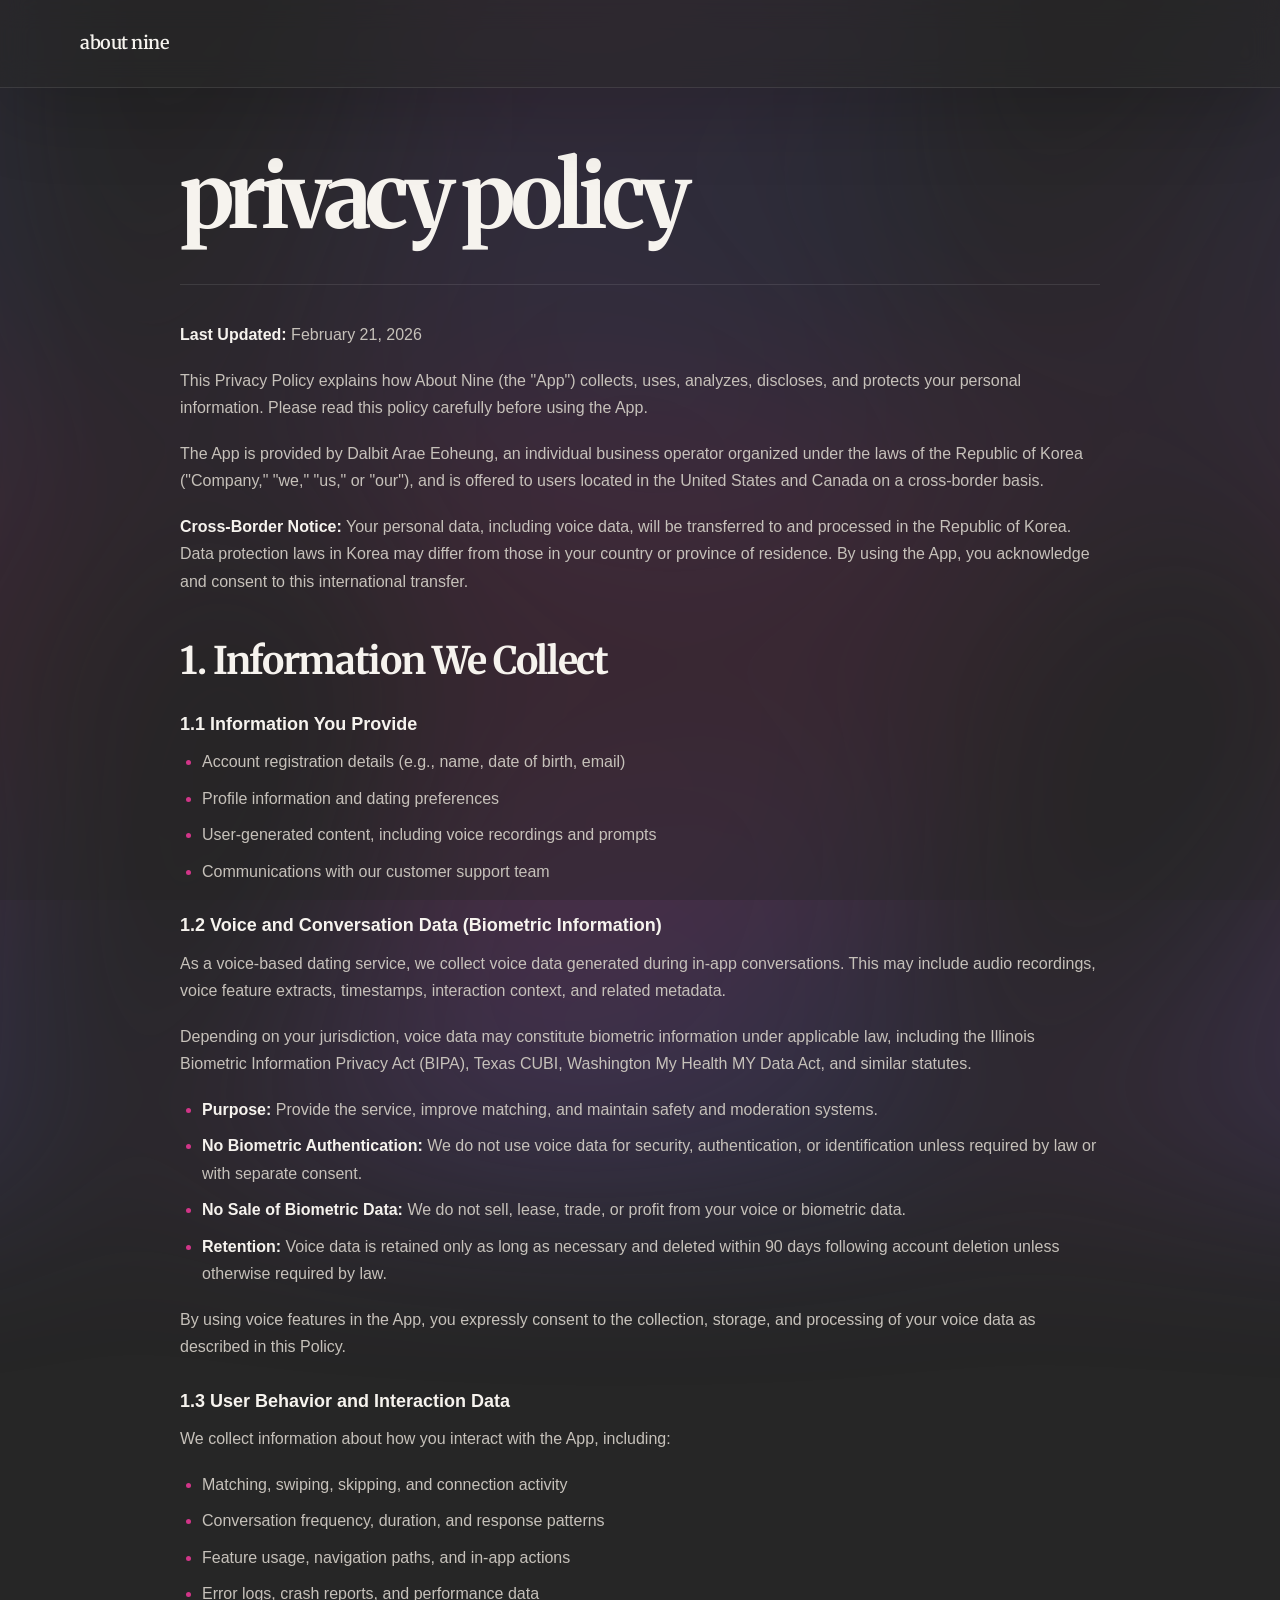
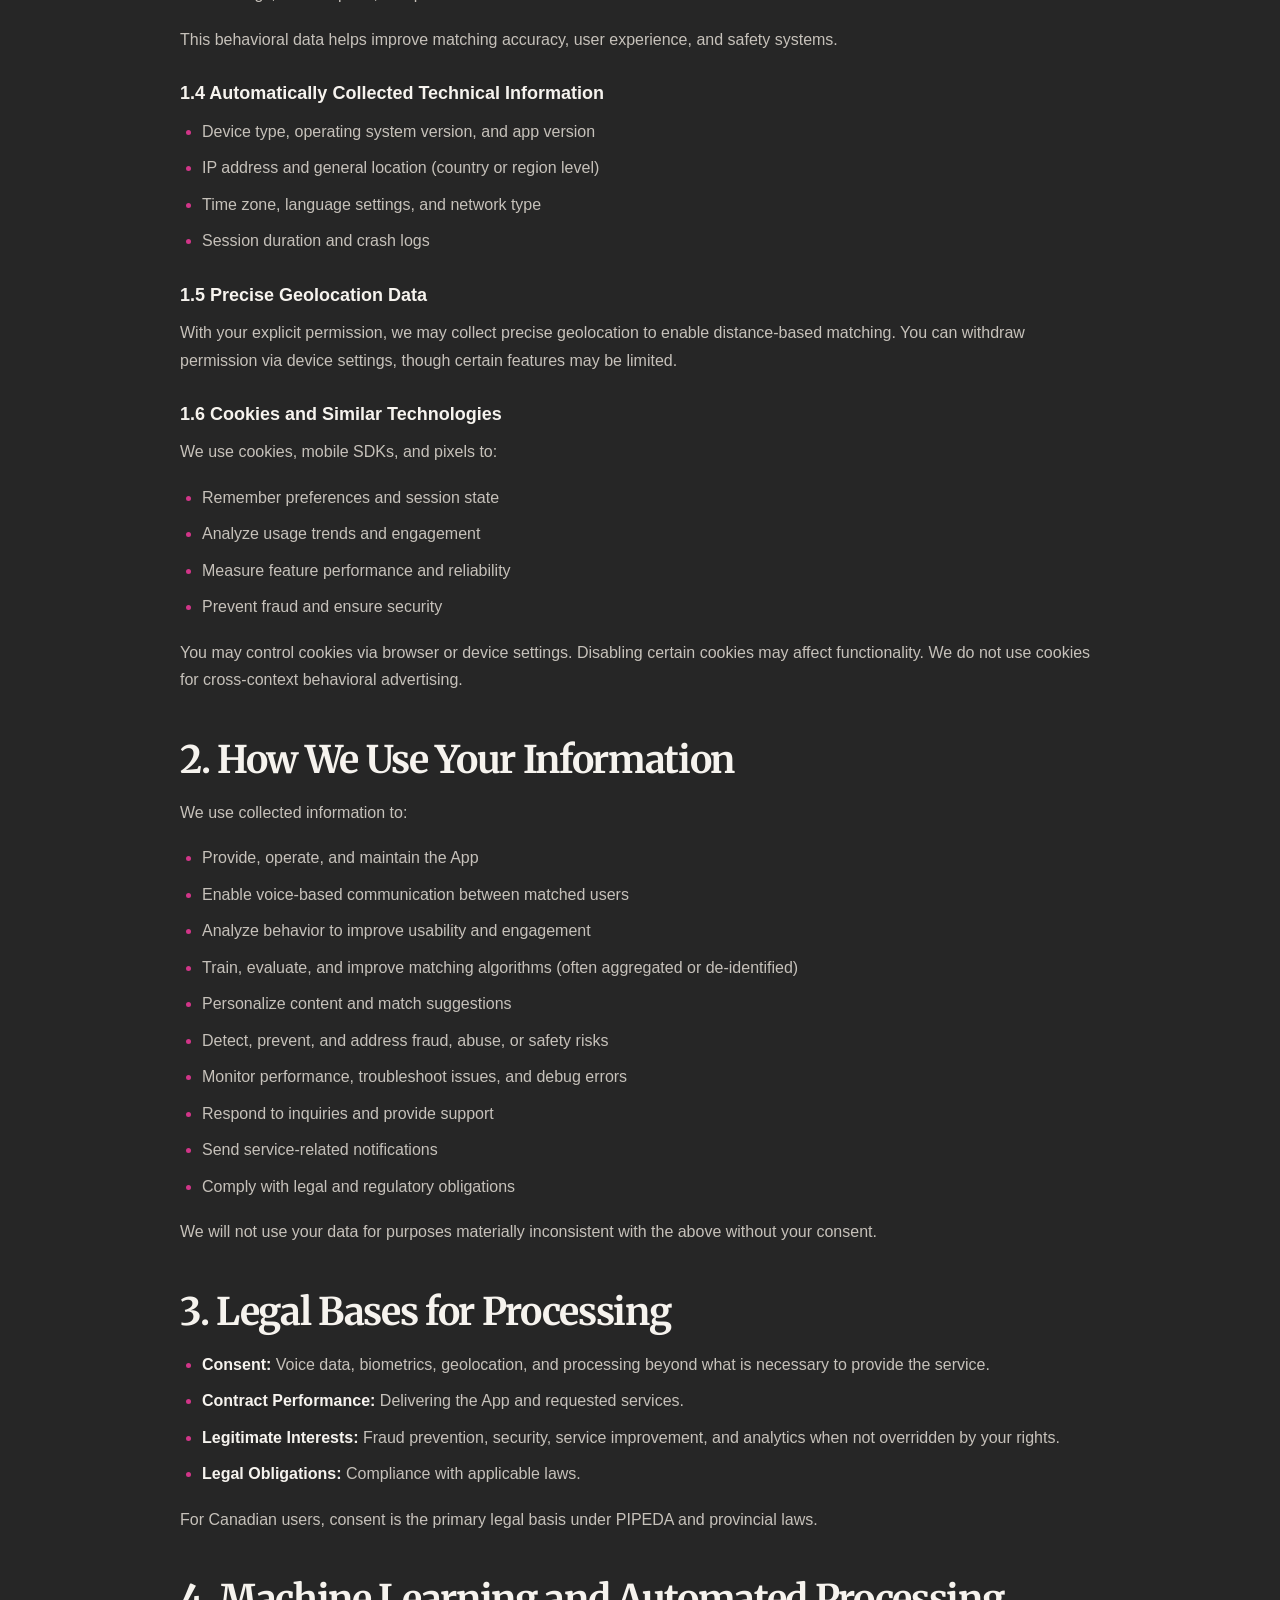
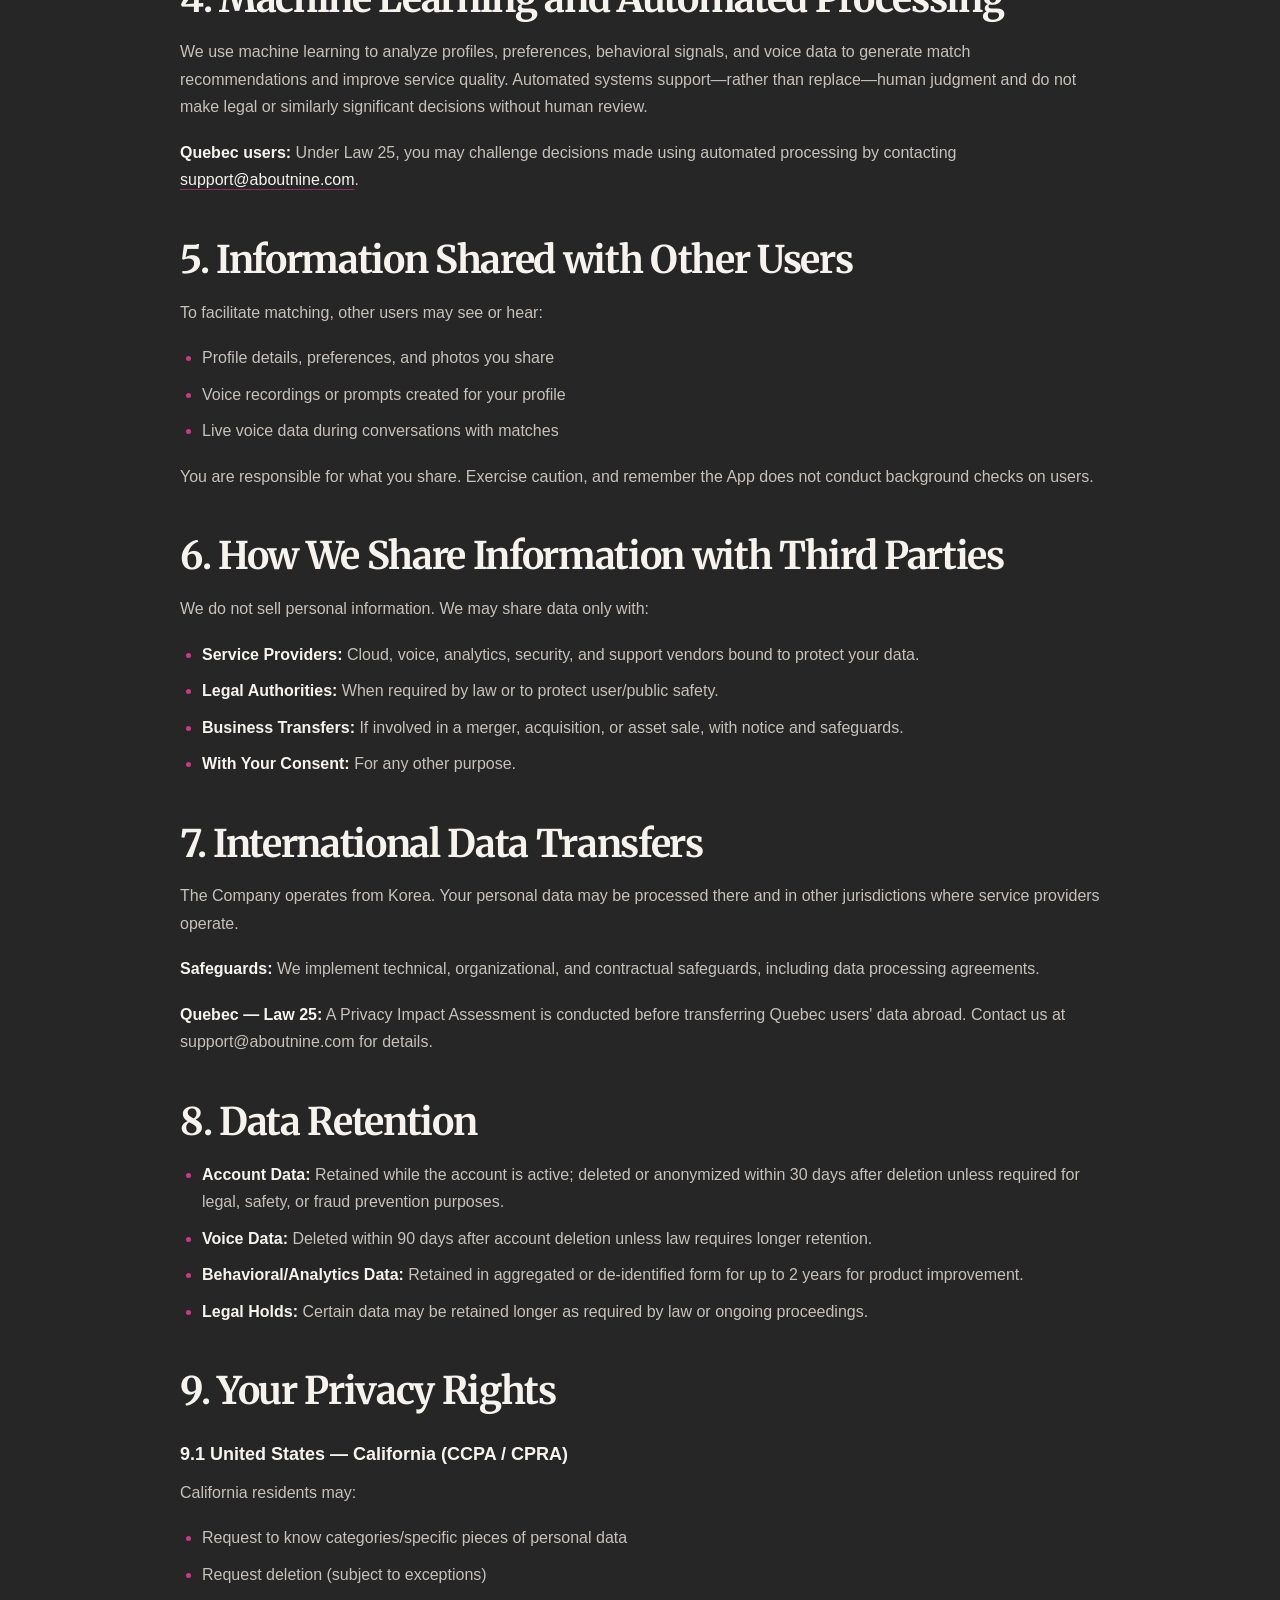
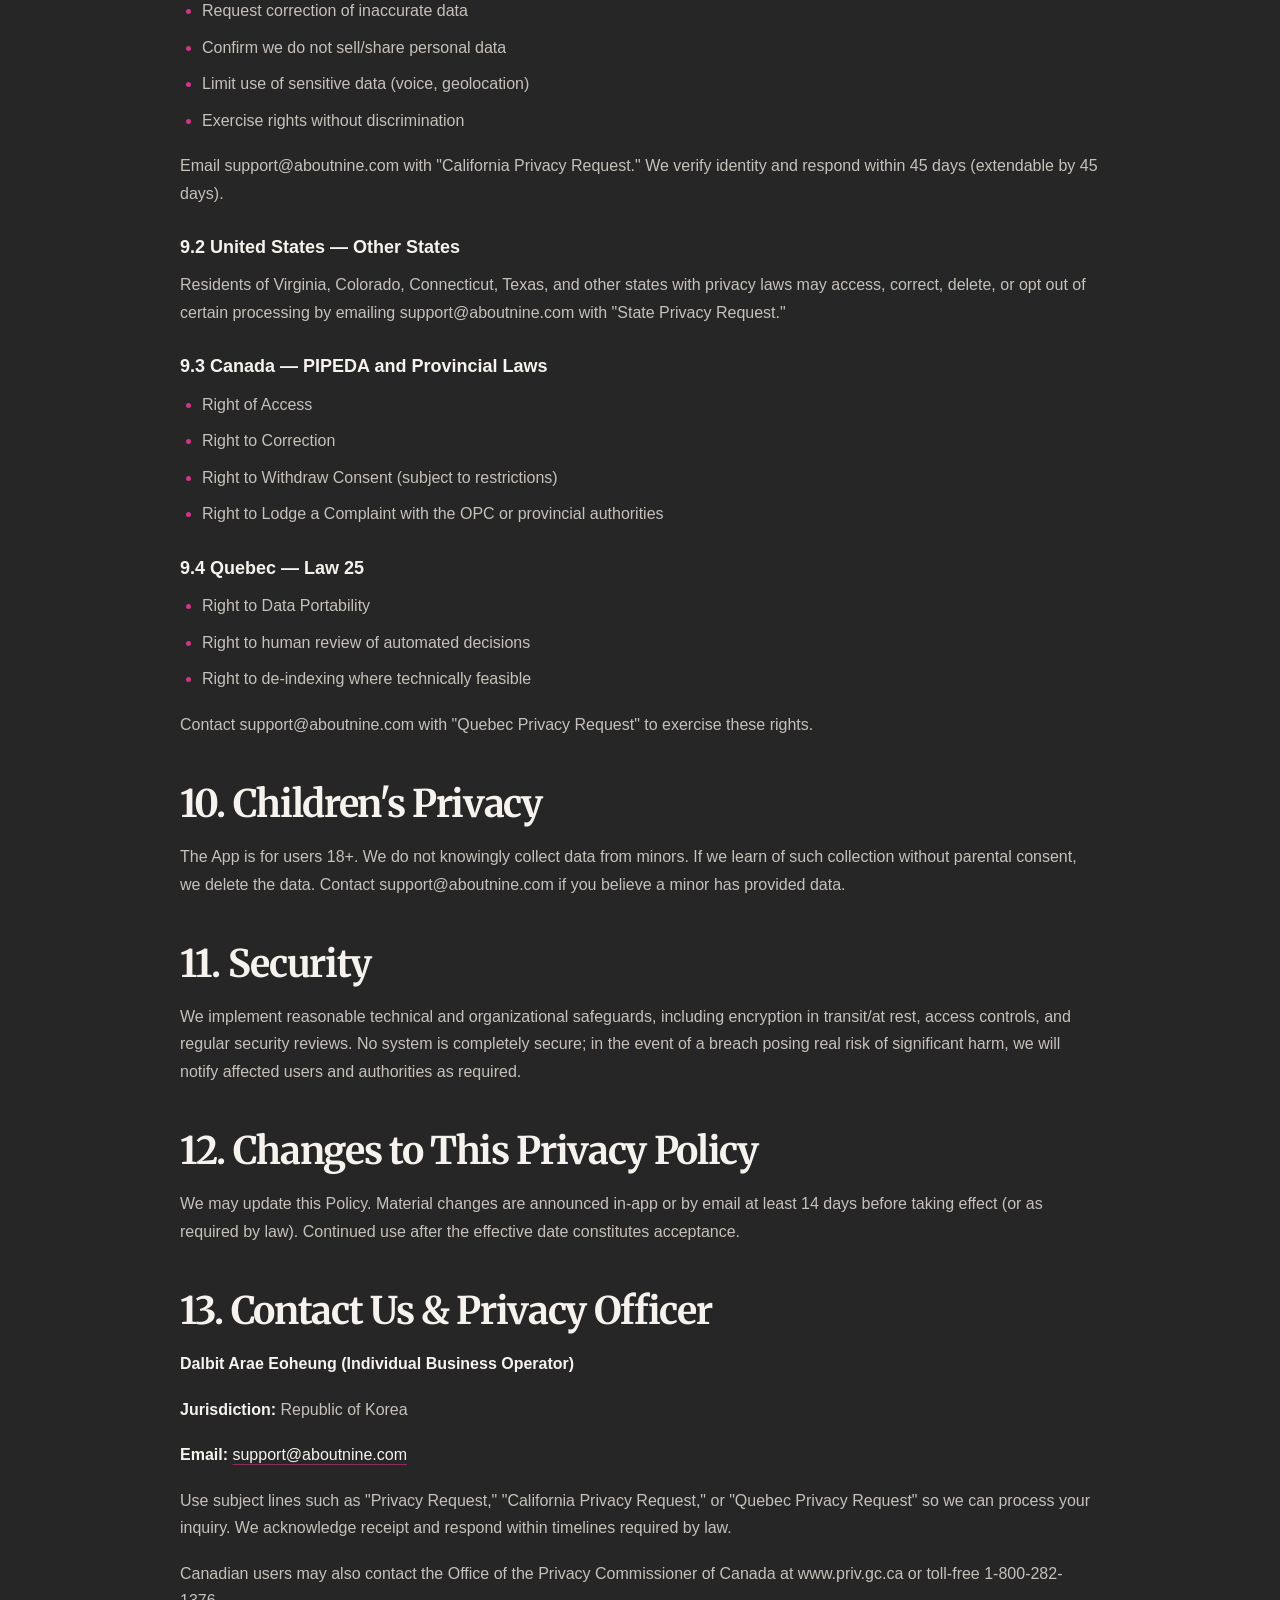
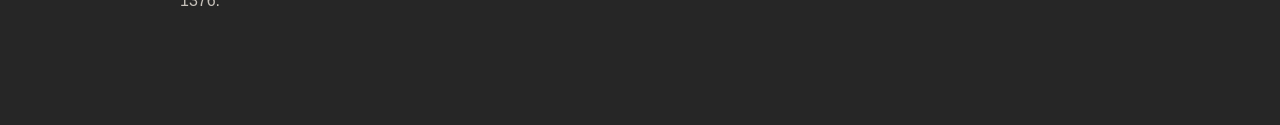
<file: privacy.html>
<!doctype html>
<html lang="ko">
  <head>
    <meta charset="UTF-8" />
    <meta name="viewport" content="width=device-width, initial-scale=1.0" />
    <title>Privacy Policy | about nine</title>
    <link rel="stylesheet" href="./colors_and_type.css" />
    <link rel="stylesheet" href="./policy.css" />
  </head>
  <body>
    <main class="policy-shell">
      <header class="topnav">
        <div class="row">
          <a class="brand-lockup" href="./index.html">about nine</a>
        </div>
      </header>

      <h1 class="policy-title">privacy policy</h1>

      <div class="policy-content">
        <p><strong>Last Updated:</strong> February 21, 2026</p>

        <p>
          This Privacy Policy explains how About Nine (the "App") collects,
          uses, analyzes, discloses, and protects your personal information.
          Please read this policy carefully before using the App.
        </p>
        <p>
          The App is provided by Dalbit Arae Eoheung, an individual business
          operator organized under the laws of the Republic of Korea
          ("Company," "we," "us," or "our"), and is offered to users located in
          the United States and Canada on a cross-border basis.
        </p>
        <p>
          <strong>Cross-Border Notice:</strong> Your personal data, including
          voice data, will be transferred to and processed in the Republic of
          Korea. Data protection laws in Korea may differ from those in your
          country or province of residence. By using the App, you acknowledge
          and consent to this international transfer.
        </p>

        <h2>1. Information We Collect</h2>
        <h3>1.1 Information You Provide</h3>
        <ul>
          <li>Account registration details (e.g., name, date of birth, email)</li>
          <li>Profile information and dating preferences</li>
          <li>User-generated content, including voice recordings and prompts</li>
          <li>Communications with our customer support team</li>
        </ul>
        <h3>1.2 Voice and Conversation Data (Biometric Information)</h3>
        <p>
          As a voice-based dating service, we collect voice data generated
          during in-app conversations. This may include audio recordings, voice
          feature extracts, timestamps, interaction context, and related
          metadata.
        </p>
        <p>
          Depending on your jurisdiction, voice data may constitute biometric
          information under applicable law, including the Illinois Biometric
          Information Privacy Act (BIPA), Texas CUBI, Washington My Health MY
          Data Act, and similar statutes.
        </p>
        <ul>
          <li>
            <strong>Purpose:</strong> Provide the service, improve matching, and
            maintain safety and moderation systems.
          </li>
          <li>
            <strong>No Biometric Authentication:</strong> We do not use voice
            data for security, authentication, or identification unless required
            by law or with separate consent.
          </li>
          <li>
            <strong>No Sale of Biometric Data:</strong> We do not sell, lease,
            trade, or profit from your voice or biometric data.
          </li>
          <li>
            <strong>Retention:</strong> Voice data is retained only as long as
            necessary and deleted within 90 days following account deletion
            unless otherwise required by law.
          </li>
        </ul>
        <p>
          By using voice features in the App, you expressly consent to the
          collection, storage, and processing of your voice data as described in
          this Policy.
        </p>
        <h3>1.3 User Behavior and Interaction Data</h3>
        <p>We collect information about how you interact with the App, including:</p>
        <ul>
          <li>Matching, swiping, skipping, and connection activity</li>
          <li>Conversation frequency, duration, and response patterns</li>
          <li>Feature usage, navigation paths, and in-app actions</li>
          <li>Error logs, crash reports, and performance data</li>
        </ul>
        <p>
          This behavioral data helps improve matching accuracy, user experience,
          and safety systems.
        </p>
        <h3>1.4 Automatically Collected Technical Information</h3>
        <ul>
          <li>Device type, operating system version, and app version</li>
          <li>IP address and general location (country or region level)</li>
          <li>Time zone, language settings, and network type</li>
          <li>Session duration and crash logs</li>
        </ul>
        <h3>1.5 Precise Geolocation Data</h3>
        <p>
          With your explicit permission, we may collect precise geolocation to
          enable distance-based matching. You can withdraw permission via device
          settings, though certain features may be limited.
        </p>
        <h3>1.6 Cookies and Similar Technologies</h3>
        <p>We use cookies, mobile SDKs, and pixels to:</p>
        <ul>
          <li>Remember preferences and session state</li>
          <li>Analyze usage trends and engagement</li>
          <li>Measure feature performance and reliability</li>
          <li>Prevent fraud and ensure security</li>
        </ul>
        <p>
          You may control cookies via browser or device settings. Disabling
          certain cookies may affect functionality. We do not use cookies for
          cross-context behavioral advertising.
        </p>

        <h2>2. How We Use Your Information</h2>
        <p>We use collected information to:</p>
        <ul>
          <li>Provide, operate, and maintain the App</li>
          <li>Enable voice-based communication between matched users</li>
          <li>Analyze behavior to improve usability and engagement</li>
          <li>
            Train, evaluate, and improve matching algorithms (often aggregated
            or de-identified)
          </li>
          <li>Personalize content and match suggestions</li>
          <li>Detect, prevent, and address fraud, abuse, or safety risks</li>
          <li>Monitor performance, troubleshoot issues, and debug errors</li>
          <li>Respond to inquiries and provide support</li>
          <li>Send service-related notifications</li>
          <li>Comply with legal and regulatory obligations</li>
        </ul>
        <p>
          We will not use your data for purposes materially inconsistent with
          the above without your consent.
        </p>

        <h2>3. Legal Bases for Processing</h2>
        <ul>
          <li>
            <strong>Consent:</strong> Voice data, biometrics, geolocation, and
            processing beyond what is necessary to provide the service.
          </li>
          <li>
            <strong>Contract Performance:</strong> Delivering the App and
            requested services.
          </li>
          <li>
            <strong>Legitimate Interests:</strong> Fraud prevention, security,
            service improvement, and analytics when not overridden by your
            rights.
          </li>
          <li>
            <strong>Legal Obligations:</strong> Compliance with applicable laws.
          </li>
        </ul>
        <p>
          For Canadian users, consent is the primary legal basis under PIPEDA
          and provincial laws.
        </p>

        <h2>4. Machine Learning and Automated Processing</h2>
        <p>
          We use machine learning to analyze profiles, preferences, behavioral
          signals, and voice data to generate match recommendations and improve
          service quality. Automated systems support—rather than replace—human
          judgment and do not make legal or similarly significant decisions
          without human review.
        </p>
        <p>
          <strong>Quebec users:</strong> Under Law 25, you may challenge
          decisions made using automated processing by contacting
          <a href="mailto:support@aboutnine.com">support@aboutnine.com</a>.
        </p>

        <h2>5. Information Shared with Other Users</h2>
        <p>To facilitate matching, other users may see or hear:</p>
        <ul>
          <li>Profile details, preferences, and photos you share</li>
          <li>Voice recordings or prompts created for your profile</li>
          <li>Live voice data during conversations with matches</li>
        </ul>
        <p>
          You are responsible for what you share. Exercise caution, and remember
          the App does not conduct background checks on users.
        </p>

        <h2>6. How We Share Information with Third Parties</h2>
        <p>We do not sell personal information. We may share data only with:</p>
        <ul>
          <li>
            <strong>Service Providers:</strong> Cloud, voice, analytics,
            security, and support vendors bound to protect your data.
          </li>
          <li>
            <strong>Legal Authorities:</strong> When required by law or to
            protect user/public safety.
          </li>
          <li>
            <strong>Business Transfers:</strong> If involved in a merger,
            acquisition, or asset sale, with notice and safeguards.
          </li>
          <li>
            <strong>With Your Consent:</strong> For any other purpose.
          </li>
        </ul>

        <h2>7. International Data Transfers</h2>
        <p>
          The Company operates from Korea. Your personal data may be processed
          there and in other jurisdictions where service providers operate.
        </p>
        <p>
          <strong>Safeguards:</strong> We implement technical, organizational,
          and contractual safeguards, including data processing agreements.
        </p>
        <p>
          <strong>Quebec — Law 25:</strong> A Privacy Impact Assessment is
          conducted before transferring Quebec users' data abroad. Contact us at
          support@aboutnine.com for details.
        </p>

        <h2>8. Data Retention</h2>
        <ul>
          <li>
            <strong>Account Data:</strong> Retained while the account is active;
            deleted or anonymized within 30 days after deletion unless required
            for legal, safety, or fraud prevention purposes.
          </li>
          <li>
            <strong>Voice Data:</strong> Deleted within 90 days after account
            deletion unless law requires longer retention.
          </li>
          <li>
            <strong>Behavioral/Analytics Data:</strong> Retained in aggregated
            or de-identified form for up to 2 years for product improvement.
          </li>
          <li>
            <strong>Legal Holds:</strong> Certain data may be retained longer as
            required by law or ongoing proceedings.
          </li>
        </ul>

        <h2>9. Your Privacy Rights</h2>
        <h3>9.1 United States — California (CCPA / CPRA)</h3>
        <p>California residents may:</p>
        <ul>
          <li>Request to know categories/specific pieces of personal data</li>
          <li>Request deletion (subject to exceptions)</li>
          <li>Request correction of inaccurate data</li>
          <li>Confirm we do not sell/share personal data</li>
          <li>Limit use of sensitive data (voice, geolocation)</li>
          <li>Exercise rights without discrimination</li>
        </ul>
        <p>
          Email support@aboutnine.com with "California Privacy Request." We
          verify identity and respond within 45 days (extendable by 45 days).
        </p>
        <h3>9.2 United States — Other States</h3>
        <p>
          Residents of Virginia, Colorado, Connecticut, Texas, and other states
          with privacy laws may access, correct, delete, or opt out of certain
          processing by emailing support@aboutnine.com with "State Privacy
          Request."
        </p>
        <h3>9.3 Canada — PIPEDA and Provincial Laws</h3>
        <ul>
          <li>Right of Access</li>
          <li>Right to Correction</li>
          <li>Right to Withdraw Consent (subject to restrictions)</li>
          <li>
            Right to Lodge a Complaint with the OPC or provincial authorities
          </li>
        </ul>
        <h3>9.4 Quebec — Law 25</h3>
        <ul>
          <li>Right to Data Portability</li>
          <li>Right to human review of automated decisions</li>
          <li>Right to de-indexing where technically feasible</li>
        </ul>
        <p>
          Contact support@aboutnine.com with "Quebec Privacy Request" to
          exercise these rights.
        </p>

        <h2>10. Children's Privacy</h2>
        <p>
          The App is for users 18+. We do not knowingly collect data from
          minors. If we learn of such collection without parental consent, we
          delete the data. Contact support@aboutnine.com if you believe a minor
          has provided data.
        </p>

        <h2>11. Security</h2>
        <p>
          We implement reasonable technical and organizational safeguards,
          including encryption in transit/at rest, access controls, and regular
          security reviews. No system is completely secure; in the event of a
          breach posing real risk of significant harm, we will notify affected
          users and authorities as required.
        </p>

        <h2>12. Changes to This Privacy Policy</h2>
        <p>
          We may update this Policy. Material changes are announced in-app or by
          email at least 14 days before taking effect (or as required by law).
          Continued use after the effective date constitutes acceptance.
        </p>

        <h2>13. Contact Us &amp; Privacy Officer</h2>
        <p><strong>Dalbit Arae Eoheung (Individual Business Operator)</strong></p>
        <p><strong>Jurisdiction:</strong> Republic of Korea</p>
        <p>
          <strong>Email:</strong>
          <a href="mailto:support@aboutnine.com">support@aboutnine.com</a>
        </p>
        <p>
          Use subject lines such as "Privacy Request," "California Privacy
          Request," or "Quebec Privacy Request" so we can process your inquiry.
          We acknowledge receipt and respond within timelines required by law.
        </p>
        <p>
          Canadian users may also contact the Office of the Privacy
          Commissioner of Canada at www.priv.gc.ca or toll-free 1-800-282-1376.
        </p>
      </div>
    </main>
  </body>
</html>
</file>
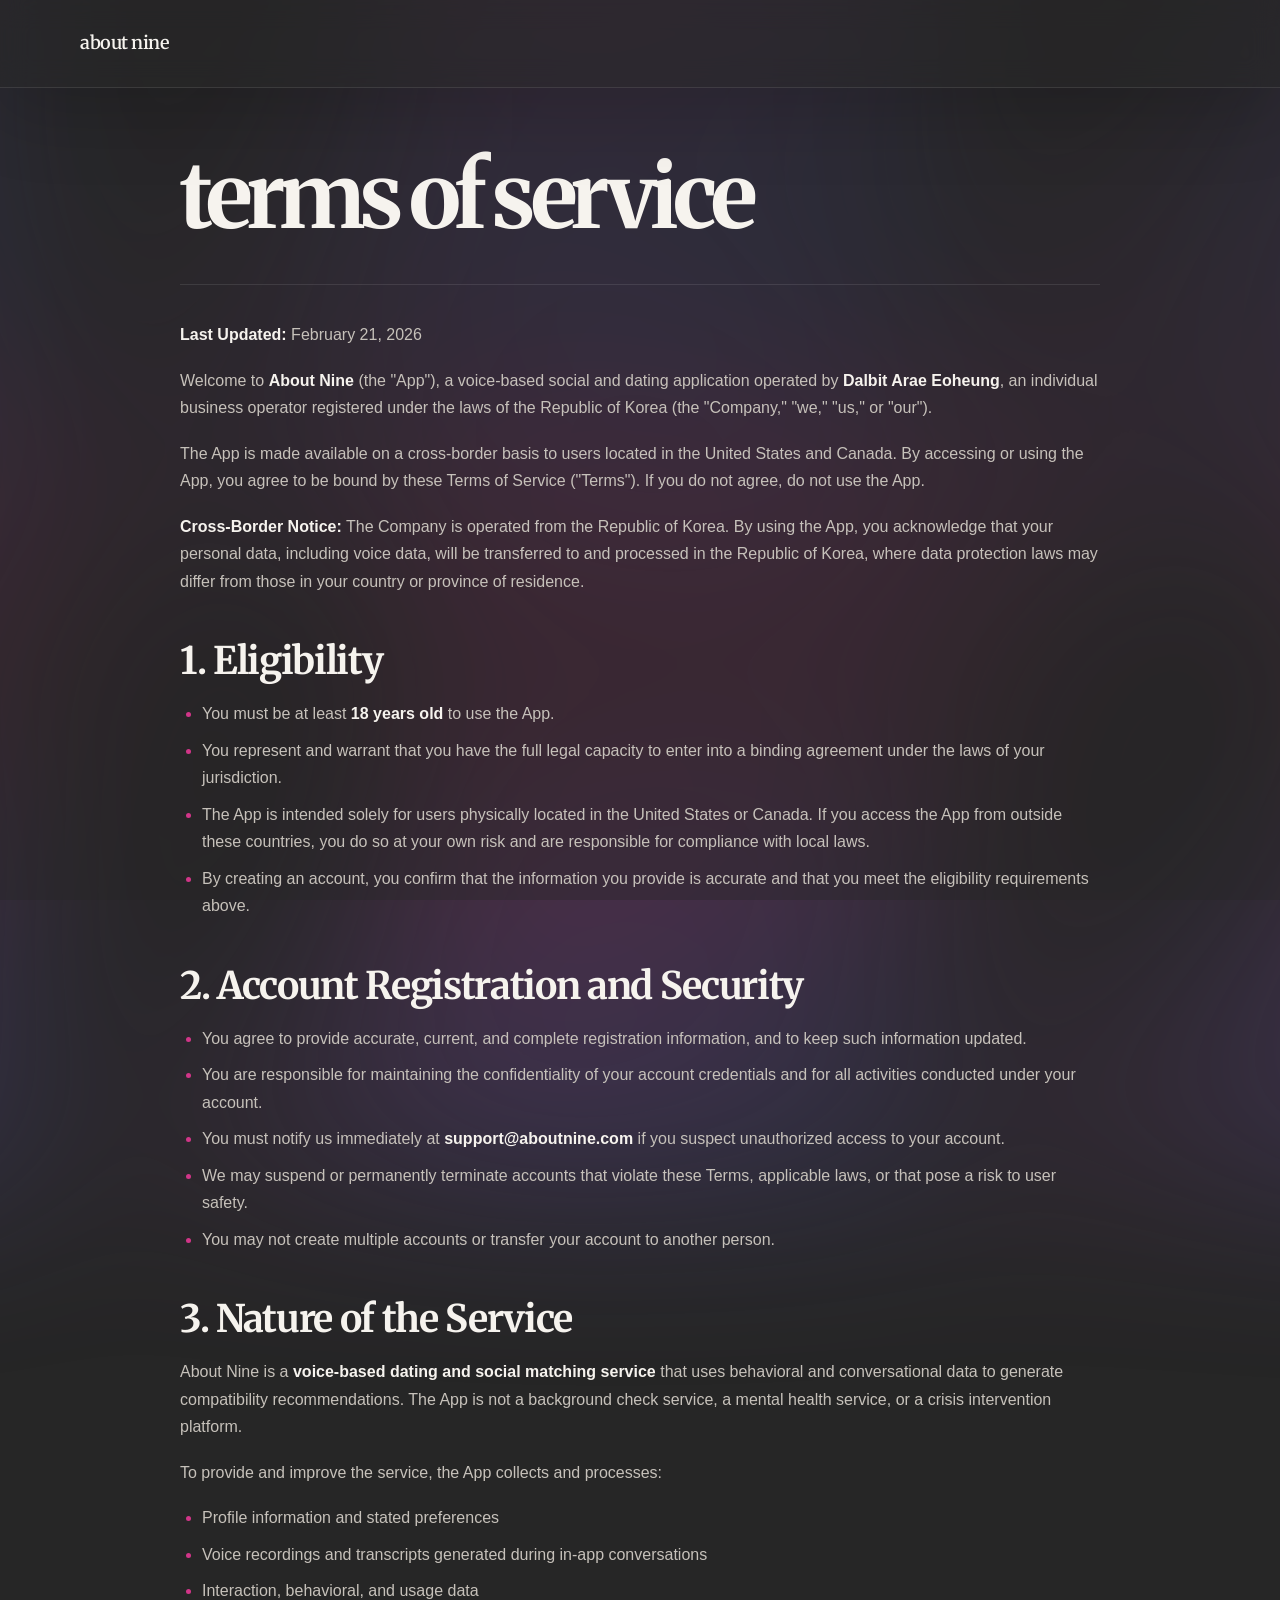
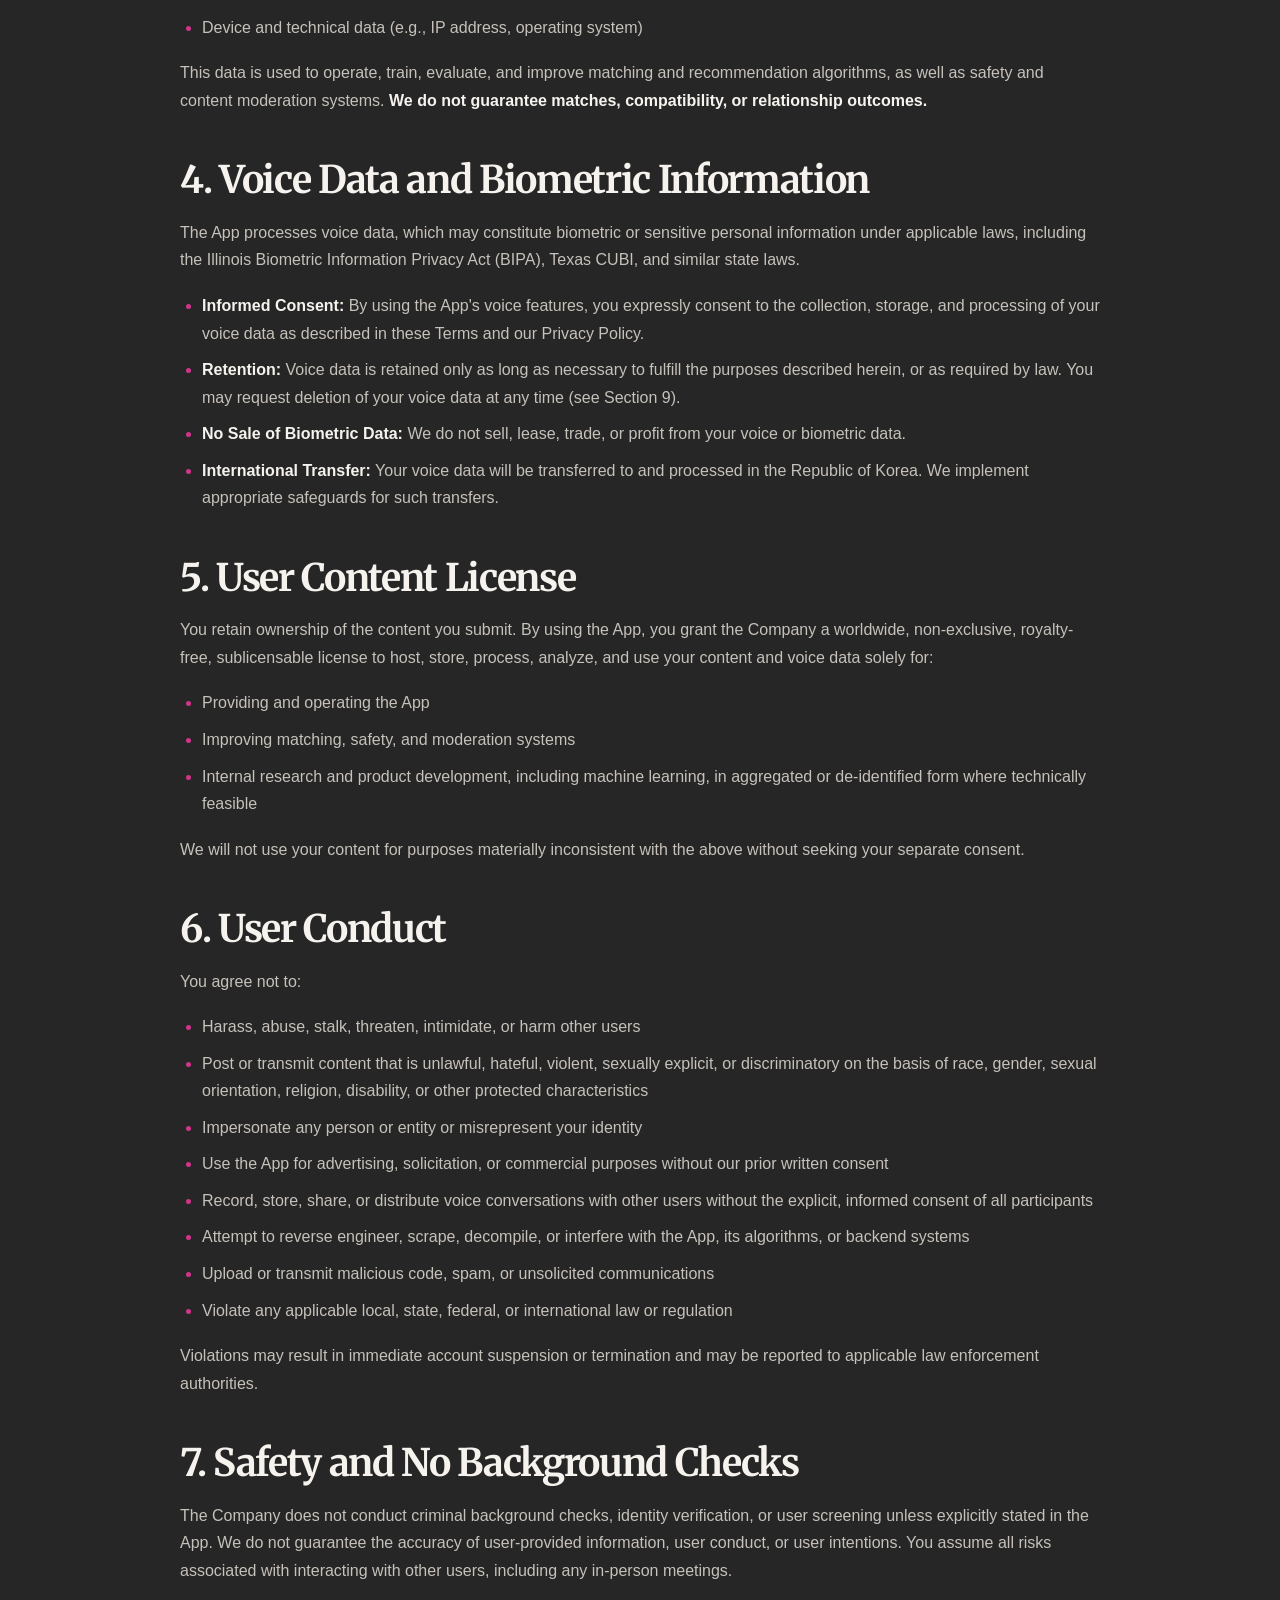
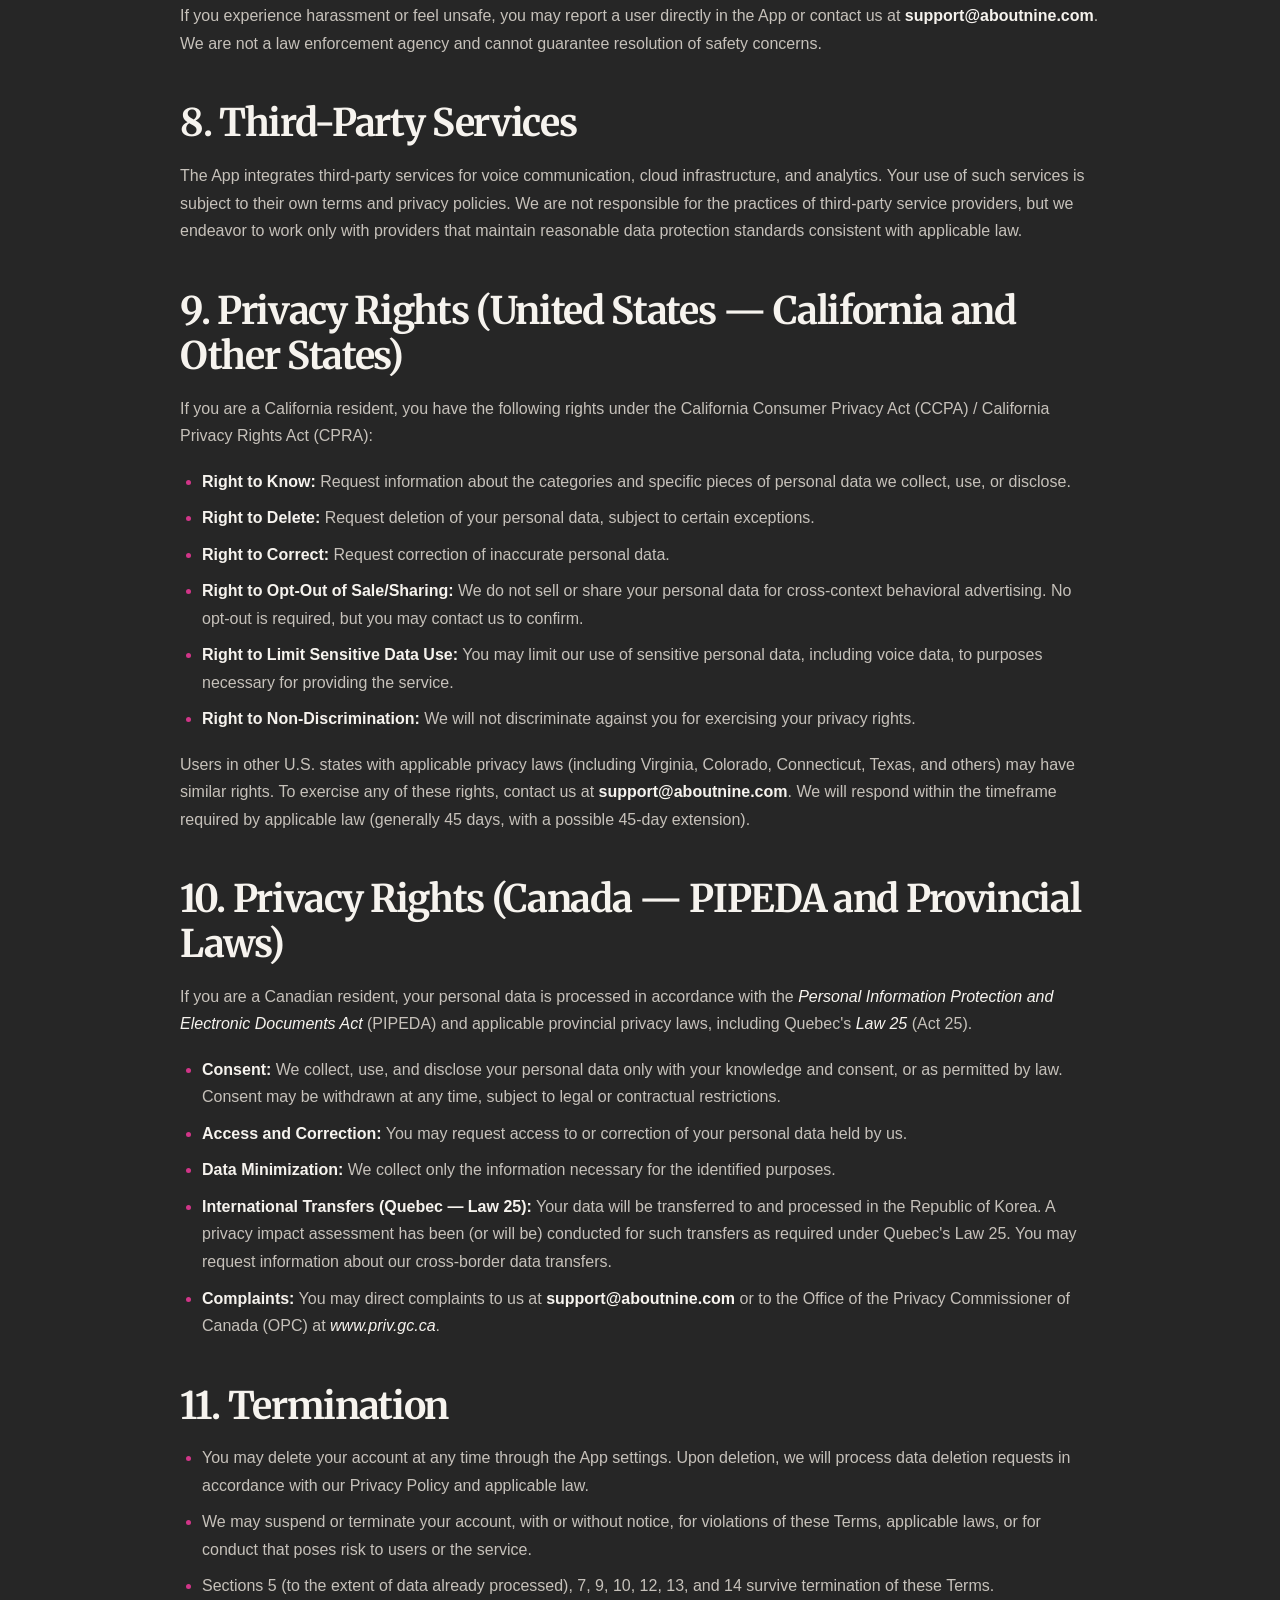
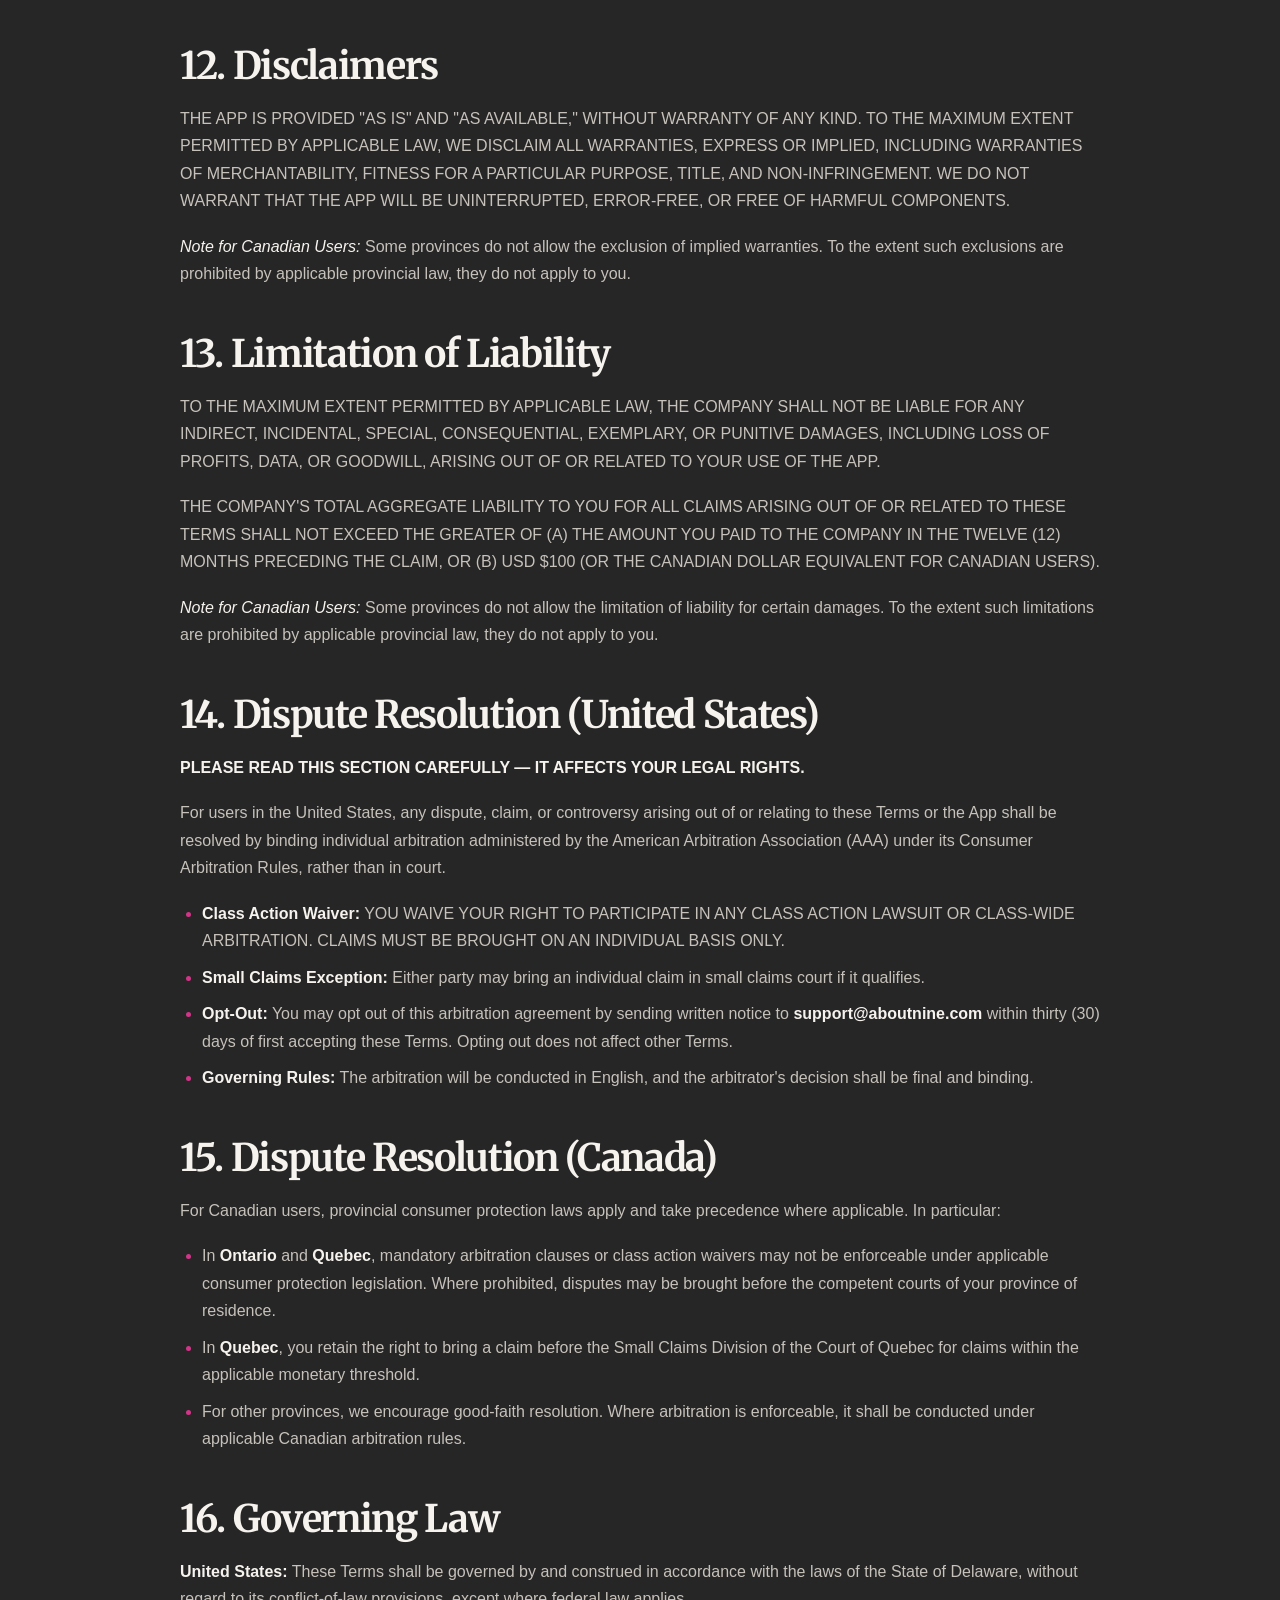
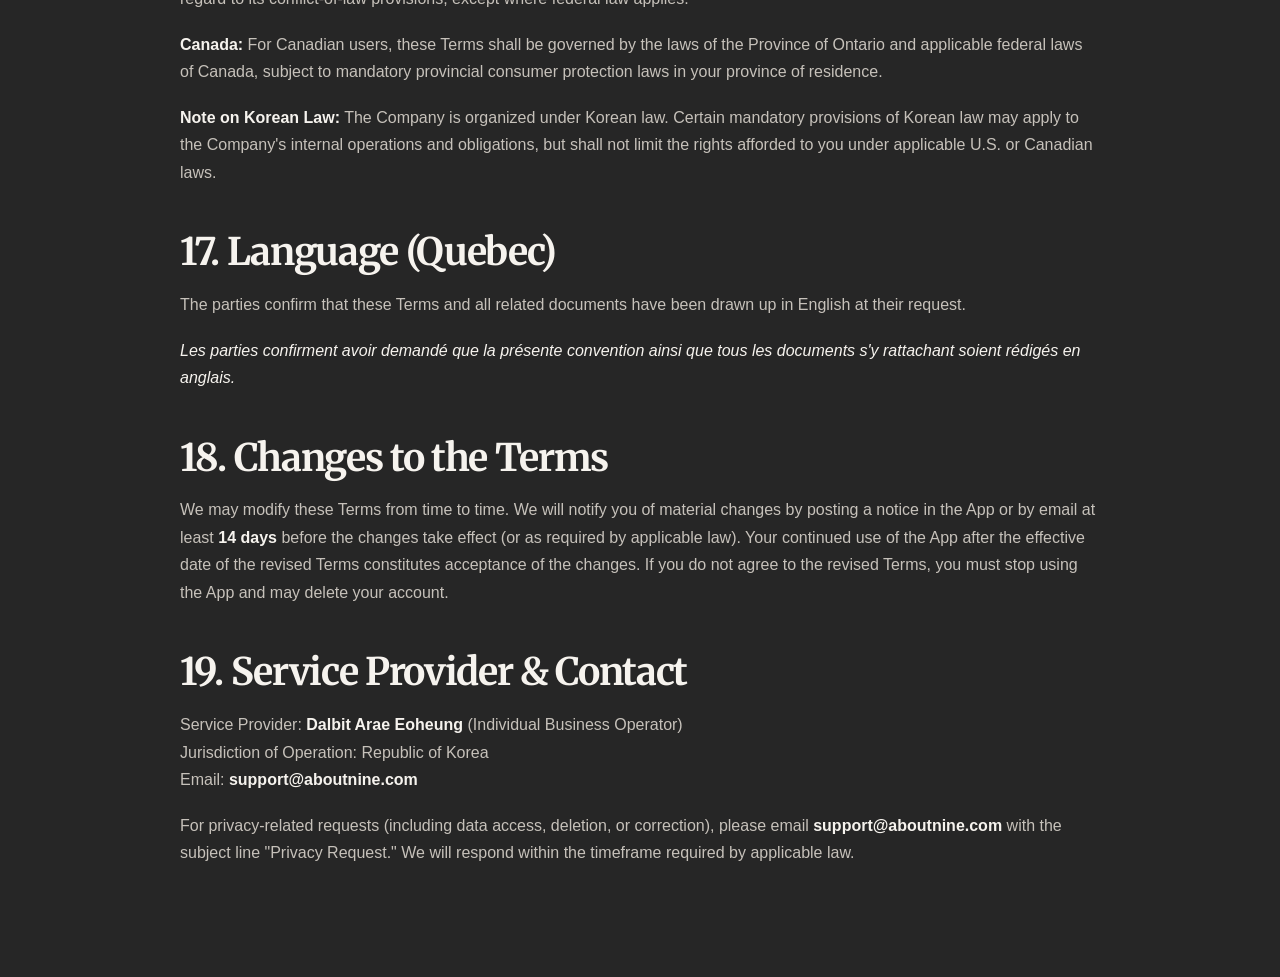
<file: terms.html>
<!doctype html>
<html lang="ko">
  <head>
    <meta charset="UTF-8" />
    <meta name="viewport" content="width=device-width, initial-scale=1.0" />
    <title>Terms of Service | about nine</title>
    <link rel="stylesheet" href="./colors_and_type.css" />
    <link rel="stylesheet" href="./policy.css" />
  </head>
  <body>
    <main class="policy-shell">
      <header class="topnav">
        <div class="row">
          <a class="brand-lockup" href="./index.html">about nine</a>
        </div>
      </header>

      <h1 class="policy-title">terms of service</h1>

      <div class="policy-content">
        <p><strong>Last Updated:</strong> February 21, 2026</p>

        <p>
          Welcome to <strong>About Nine</strong> (the "App"), a voice-based
          social and dating application operated by
          <strong>Dalbit Arae Eoheung</strong>, an individual business operator
          registered under the laws of the Republic of Korea (the "Company,"
          "we," "us," or "our").
        </p>

        <p>
          The App is made available on a cross-border basis to users located in
          the United States and Canada. By accessing or using the App, you agree
          to be bound by these Terms of Service ("Terms"). If you do not agree,
          do not use the App.
        </p>

        <p>
          <strong>Cross-Border Notice:</strong> The Company is operated from the
          Republic of Korea. By using the App, you acknowledge that your
          personal data, including voice data, will be transferred to and
          processed in the Republic of Korea, where data protection laws may
          differ from those in your country or province of residence.
        </p>

        <h2>1. Eligibility</h2>
        <ul>
          <li>
            You must be at least <strong>18 years old</strong> to use the App.
          </li>
          <li>
            You represent and warrant that you have the full legal capacity to
            enter into a binding agreement under the laws of your jurisdiction.
          </li>
          <li>
            The App is intended solely for users physically located in the
            United States or Canada. If you access the App from outside these
            countries, you do so at your own risk and are responsible for
            compliance with local laws.
          </li>
          <li>
            By creating an account, you confirm that the information you provide
            is accurate and that you meet the eligibility requirements above.
          </li>
        </ul>

        <h2>2. Account Registration and Security</h2>
        <ul>
          <li>
            You agree to provide accurate, current, and complete registration
            information, and to keep such information updated.
          </li>
          <li>
            You are responsible for maintaining the confidentiality of your
            account credentials and for all activities conducted under your
            account.
          </li>
          <li>
            You must notify us immediately at
            <strong>support@aboutnine.com</strong> if you suspect unauthorized
            access to your account.
          </li>
          <li>
            We may suspend or permanently terminate accounts that violate these
            Terms, applicable laws, or that pose a risk to user safety.
          </li>
          <li>
            You may not create multiple accounts or transfer your account to
            another person.
          </li>
        </ul>

        <h2>3. Nature of the Service</h2>
        <p>
          About Nine is a
          <strong>voice-based dating and social matching service</strong> that
          uses behavioral and conversational data to generate compatibility
          recommendations. The App is not a background check service, a mental
          health service, or a crisis intervention platform.
        </p>
        <p>
          To provide and improve the service, the App collects and processes:
        </p>
        <ul>
          <li>Profile information and stated preferences</li>
          <li>
            Voice recordings and transcripts generated during in-app
            conversations
          </li>
          <li>Interaction, behavioral, and usage data</li>
          <li>
            Device and technical data (e.g., IP address, operating system)
          </li>
        </ul>
        <p>
          This data is used to operate, train, evaluate, and improve matching
          and recommendation algorithms, as well as safety and content
          moderation systems.
          <strong>
            We do not guarantee matches, compatibility, or relationship
            outcomes.
          </strong>
        </p>

        <h2>4. Voice Data and Biometric Information</h2>
        <p>
          The App processes voice data, which may constitute biometric or
          sensitive personal information under applicable laws, including the
          Illinois Biometric Information Privacy Act (BIPA), Texas CUBI, and
          similar state laws.
        </p>
        <ul>
          <li>
            <strong>Informed Consent:</strong> By using the App's voice
            features, you expressly consent to the collection, storage, and
            processing of your voice data as described in these Terms and our
            Privacy Policy.
          </li>
          <li>
            <strong>Retention:</strong> Voice data is retained only as long as
            necessary to fulfill the purposes described herein, or as required
            by law. You may request deletion of your voice data at any time (see
            Section 9).
          </li>
          <li>
            <strong>No Sale of Biometric Data:</strong> We do not sell, lease,
            trade, or profit from your voice or biometric data.
          </li>
          <li>
            <strong>International Transfer:</strong> Your voice data will be
            transferred to and processed in the Republic of Korea. We implement
            appropriate safeguards for such transfers.
          </li>
        </ul>

        <h2>5. User Content License</h2>
        <p>
          You retain ownership of the content you submit. By using the App, you
          grant the Company a worldwide, non-exclusive, royalty-free,
          sublicensable license to host, store, process, analyze, and use your
          content and voice data solely for:
        </p>
        <ul>
          <li>Providing and operating the App</li>
          <li>Improving matching, safety, and moderation systems</li>
          <li>
            Internal research and product development, including machine
            learning, in aggregated or de-identified form where technically
            feasible
          </li>
        </ul>
        <p>
          We will not use your content for purposes materially inconsistent with
          the above without seeking your separate consent.
        </p>

        <h2>6. User Conduct</h2>
        <p>You agree not to:</p>
        <ul>
          <li>
            Harass, abuse, stalk, threaten, intimidate, or harm other users
          </li>
          <li>
            Post or transmit content that is unlawful, hateful, violent,
            sexually explicit, or discriminatory on the basis of race, gender,
            sexual orientation, religion, disability, or other protected
            characteristics
          </li>
          <li>
            Impersonate any person or entity or misrepresent your identity
          </li>
          <li>
            Use the App for advertising, solicitation, or commercial purposes
            without our prior written consent
          </li>
          <li>
            Record, store, share, or distribute voice conversations with other
            users without the explicit, informed consent of all participants
          </li>
          <li>
            Attempt to reverse engineer, scrape, decompile, or interfere with
            the App, its algorithms, or backend systems
          </li>
          <li>
            Upload or transmit malicious code, spam, or unsolicited
            communications
          </li>
          <li>
            Violate any applicable local, state, federal, or international law
            or regulation
          </li>
        </ul>
        <p>
          Violations may result in immediate account suspension or termination
          and may be reported to applicable law enforcement authorities.
        </p>

        <h2>7. Safety and No Background Checks</h2>
        <p>
          The Company does not conduct criminal background checks, identity
          verification, or user screening unless explicitly stated in the App.
          We do not guarantee the accuracy of user-provided information, user
          conduct, or user intentions. You assume all risks associated with
          interacting with other users, including any in-person meetings.
        </p>
        <p>
          If you experience harassment or feel unsafe, you may report a user
          directly in the App or contact us at
          <strong>support@aboutnine.com</strong>. We are not a law enforcement
          agency and cannot guarantee resolution of safety concerns.
        </p>

        <h2>8. Third-Party Services</h2>
        <p>
          The App integrates third-party services for voice communication, cloud
          infrastructure, and analytics. Your use of such services is subject to
          their own terms and privacy policies. We are not responsible for the
          practices of third-party service providers, but we endeavor to work
          only with providers that maintain reasonable data protection standards
          consistent with applicable law.
        </p>

        <h2>9. Privacy Rights (United States — California and Other States)</h2>
        <p>
          If you are a California resident, you have the following rights under
          the California Consumer Privacy Act (CCPA) / California Privacy Rights
          Act (CPRA):
        </p>
        <ul>
          <li>
            <strong>Right to Know:</strong> Request information about the
            categories and specific pieces of personal data we collect, use, or
            disclose.
          </li>
          <li>
            <strong>Right to Delete:</strong> Request deletion of your personal
            data, subject to certain exceptions.
          </li>
          <li>
            <strong>Right to Correct:</strong> Request correction of inaccurate
            personal data.
          </li>
          <li>
            <strong>Right to Opt-Out of Sale/Sharing:</strong> We do not sell or
            share your personal data for cross-context behavioral advertising.
            No opt-out is required, but you may contact us to confirm.
          </li>
          <li>
            <strong>Right to Limit Sensitive Data Use:</strong> You may limit
            our use of sensitive personal data, including voice data, to
            purposes necessary for providing the service.
          </li>
          <li>
            <strong>Right to Non-Discrimination:</strong> We will not
            discriminate against you for exercising your privacy rights.
          </li>
        </ul>
        <p>
          Users in other U.S. states with applicable privacy laws (including
          Virginia, Colorado, Connecticut, Texas, and others) may have similar
          rights. To exercise any of these rights, contact us at
          <strong>support@aboutnine.com</strong>. We will respond within the
          timeframe required by applicable law (generally 45 days, with a
          possible 45-day extension).
        </p>

        <h2>10. Privacy Rights (Canada — PIPEDA and Provincial Laws)</h2>
        <p>
          If you are a Canadian resident, your personal data is processed in
          accordance with the
          <em>Personal Information Protection and Electronic Documents Act</em>
          (PIPEDA) and applicable provincial privacy laws, including Quebec's
          <em>Law 25</em> (Act 25).
        </p>
        <ul>
          <li>
            <strong>Consent:</strong> We collect, use, and disclose your
            personal data only with your knowledge and consent, or as permitted
            by law. Consent may be withdrawn at any time, subject to legal or
            contractual restrictions.
          </li>
          <li>
            <strong>Access and Correction:</strong> You may request access to or
            correction of your personal data held by us.
          </li>
          <li>
            <strong>Data Minimization:</strong> We collect only the information
            necessary for the identified purposes.
          </li>
          <li>
            <strong>International Transfers (Quebec — Law 25):</strong> Your
            data will be transferred to and processed in the Republic of Korea.
            A privacy impact assessment has been (or will be) conducted for such
            transfers as required under Quebec's Law 25. You may request
            information about our cross-border data transfers.
          </li>
          <li>
            <strong>Complaints:</strong> You may direct complaints to us at
            <strong>support@aboutnine.com</strong> or to the Office of the
            Privacy Commissioner of Canada (OPC) at <em>www.priv.gc.ca</em>.
          </li>
        </ul>

        <h2>11. Termination</h2>
        <ul>
          <li>
            You may delete your account at any time through the App settings.
            Upon deletion, we will process data deletion requests in accordance
            with our Privacy Policy and applicable law.
          </li>
          <li>
            We may suspend or terminate your account, with or without notice,
            for violations of these Terms, applicable laws, or for conduct that
            poses risk to users or the service.
          </li>
          <li>
            Sections 5 (to the extent of data already processed), 7, 9, 10, 12,
            13, and 14 survive termination of these Terms.
          </li>
        </ul>

        <h2>12. Disclaimers</h2>
        <p>
          THE APP IS PROVIDED "AS IS" AND "AS AVAILABLE," WITHOUT WARRANTY OF
          ANY KIND. TO THE MAXIMUM EXTENT PERMITTED BY APPLICABLE LAW, WE
          DISCLAIM ALL WARRANTIES, EXPRESS OR IMPLIED, INCLUDING WARRANTIES OF
          MERCHANTABILITY, FITNESS FOR A PARTICULAR PURPOSE, TITLE, AND
          NON-INFRINGEMENT. WE DO NOT WARRANT THAT THE APP WILL BE
          UNINTERRUPTED, ERROR-FREE, OR FREE OF HARMFUL COMPONENTS.
        </p>
        <p>
          <em>Note for Canadian Users:</em> Some provinces do not allow the
          exclusion of implied warranties. To the extent such exclusions are
          prohibited by applicable provincial law, they do not apply to you.
        </p>

        <h2>13. Limitation of Liability</h2>
        <p>
          TO THE MAXIMUM EXTENT PERMITTED BY APPLICABLE LAW, THE COMPANY SHALL
          NOT BE LIABLE FOR ANY INDIRECT, INCIDENTAL, SPECIAL, CONSEQUENTIAL,
          EXEMPLARY, OR PUNITIVE DAMAGES, INCLUDING LOSS OF PROFITS, DATA, OR
          GOODWILL, ARISING OUT OF OR RELATED TO YOUR USE OF THE APP.
        </p>
        <p>
          THE COMPANY'S TOTAL AGGREGATE LIABILITY TO YOU FOR ALL CLAIMS ARISING
          OUT OF OR RELATED TO THESE TERMS SHALL NOT EXCEED THE GREATER OF (A)
          THE AMOUNT YOU PAID TO THE COMPANY IN THE TWELVE (12) MONTHS PRECEDING
          THE CLAIM, OR (B) USD $100 (OR THE CANADIAN DOLLAR EQUIVALENT FOR
          CANADIAN USERS).
        </p>
        <p>
          <em>Note for Canadian Users:</em> Some provinces do not allow the
          limitation of liability for certain damages. To the extent such
          limitations are prohibited by applicable provincial law, they do not
          apply to you.
        </p>

        <h2>14. Dispute Resolution (United States)</h2>
        <p>
          <strong>
            PLEASE READ THIS SECTION CAREFULLY — IT AFFECTS YOUR LEGAL RIGHTS.
          </strong>
        </p>
        <p>
          For users in the United States, any dispute, claim, or controversy
          arising out of or relating to these Terms or the App shall be resolved
          by binding individual arbitration administered by the American
          Arbitration Association (AAA) under its Consumer Arbitration Rules,
          rather than in court.
        </p>
        <ul>
          <li>
            <strong>Class Action Waiver:</strong> YOU WAIVE YOUR RIGHT TO
            PARTICIPATE IN ANY CLASS ACTION LAWSUIT OR CLASS-WIDE ARBITRATION.
            CLAIMS MUST BE BROUGHT ON AN INDIVIDUAL BASIS ONLY.
          </li>
          <li>
            <strong>Small Claims Exception:</strong> Either party may bring an
            individual claim in small claims court if it qualifies.
          </li>
          <li>
            <strong>Opt-Out:</strong> You may opt out of this arbitration
            agreement by sending written notice to
            <strong>support@aboutnine.com</strong> within thirty (30) days of
            first accepting these Terms. Opting out does not affect other Terms.
          </li>
          <li>
            <strong>Governing Rules:</strong> The arbitration will be conducted
            in English, and the arbitrator's decision shall be final and
            binding.
          </li>
        </ul>

        <h2>15. Dispute Resolution (Canada)</h2>
        <p>
          For Canadian users, provincial consumer protection laws apply and take
          precedence where applicable. In particular:
        </p>
        <ul>
          <li>
            In <strong>Ontario</strong> and <strong>Quebec</strong>, mandatory
            arbitration clauses or class action waivers may not be enforceable
            under applicable consumer protection legislation. Where prohibited,
            disputes may be brought before the competent courts of your province
            of residence.
          </li>
          <li>
            In <strong>Quebec</strong>, you retain the right to bring a claim
            before the Small Claims Division of the Court of Quebec for claims
            within the applicable monetary threshold.
          </li>
          <li>
            For other provinces, we encourage good-faith resolution. Where
            arbitration is enforceable, it shall be conducted under applicable
            Canadian arbitration rules.
          </li>
        </ul>

        <h2>16. Governing Law</h2>
        <p>
          <strong>United States:</strong> These Terms shall be governed by and
          construed in accordance with the laws of the State of Delaware,
          without regard to its conflict-of-law provisions, except where federal
          law applies.
        </p>
        <p>
          <strong>Canada:</strong> For Canadian users, these Terms shall be
          governed by the laws of the Province of Ontario and applicable federal
          laws of Canada, subject to mandatory provincial consumer protection
          laws in your province of residence.
        </p>
        <p>
          <strong>Note on Korean Law:</strong> The Company is organized under
          Korean law. Certain mandatory provisions of Korean law may apply to
          the Company's internal operations and obligations, but shall not limit
          the rights afforded to you under applicable U.S. or Canadian laws.
        </p>

        <h2>17. Language (Quebec)</h2>
        <p>
          The parties confirm that these Terms and all related documents have
          been drawn up in English at their request.
        </p>
        <p>
          <em>
            Les parties confirment avoir demandé que la présente convention
            ainsi que tous les documents s'y rattachant soient rédigés en
            anglais.
          </em>
        </p>

        <h2>18. Changes to the Terms</h2>
        <p>
          We may modify these Terms from time to time. We will notify you of
          material changes by posting a notice in the App or by email at least
          <strong>14 days</strong> before the changes take effect (or as
          required by applicable law). Your continued use of the App after the
          effective date of the revised Terms constitutes acceptance of the
          changes. If you do not agree to the revised Terms, you must stop using
          the App and may delete your account.
        </p>

        <h2>19. Service Provider &amp; Contact</h2>
        <p>
          Service Provider: <strong>Dalbit Arae Eoheung</strong> (Individual
          Business Operator)<br />
          Jurisdiction of Operation: Republic of Korea<br />
          Email: <strong>support@aboutnine.com</strong>
        </p>
        <p>
          For privacy-related requests (including data access, deletion, or
          correction), please email <strong>support@aboutnine.com</strong> with
          the subject line "Privacy Request." We will respond within the
          timeframe required by applicable law.
        </p>
      </div>
    </main>
  </body>
</html>
</file>
<file: colors_and_type.css>
@import url('https://fonts.googleapis.com/css2?family=Merriweather:ital,wght@0,400;0,700;1,400;1,700&display=swap');

:root {
  /* Brand / Accent Colors */
  --accent-blue: #5e60c9;
  --accent-purple: #d13588;
  --accent-yellow: #9a8fc0;

  /* Gradient Presets */
  --grad-primary: linear-gradient(120deg, #d13588, #5e60c9);
  --grad-cta-overlay: linear-gradient(120deg, #d13588, #5e60c9);
  --grad-chat-mine: linear-gradient(120deg, #d13588, #5e60c9);
  --grad-avatar: linear-gradient(120deg, #d13588, #5e60c9);
  --grad-bg-body: linear-gradient(180deg, #262626 0%, #262626 100%);
  --grad-mood: linear-gradient(120deg, #d13588, #5e60c9);

  /* Surface Colors */
  --bg-dark: #262626;
  --bg-darker: #202020;
  --bg-card: rgba(255, 255, 255, 0.05);
  --bg-chat-bubble: rgba(246, 243, 238, 0.10);
  --bg-bubble: rgba(246, 243, 238, 0.10); /* Compatible alias for .qcard.other background */
  --bg-search: rgba(255, 255, 255, 0.05);
  --bg-life-card: #f6f3ee;
  --overlay-modal: rgba(0, 0, 0, 0.88);
  --overlay-loading: rgba(0, 0, 0, 0.90);

  /* Text Colors */
  --text-primary: #f6f3ee;
  --text-secondary: #c6c1ba;
  --text-muted: rgba(246, 243, 238, 0.65);
  --text-brand-gray: #9a8fc0;

  /* Semantic Colors */
  --status-error: #ff6b6b;
  --status-success: #4ecb71;
  --status-end-call: #ff4444;

  /* Border Colors */
  --border-default: rgba(246, 243, 238, 0.16);
  --border-subtle: rgba(246, 243, 238, 0.20);
  --border-faint: rgba(246, 243, 238, 0.10);

  /* Font Families */
  --font-brand: "Merriweather", serif;
  --font-ui: -apple-system, BlinkMacSystemFont, "Segoe UI", Roboto, "Helvetica Neue", sans-serif;
}
</file>
<file: interactive.css>
:root {
  --cursor-x: 50vw;
  --cursor-y: 50vh;
  --dark-y: 20px;
  --aurora-ink: #262626;
  --aurora-paper: #f6f3ee;
  --aurora-paper-dim: #c6c1ba;
  --aurora-pink: #d13588;
  --aurora-purple: #5e60c9;
  --aurora-violet: #9a8fc0;
  --aurora-line: rgba(246, 243, 238, 0.10);
  --aurora-glass: rgba(255, 255, 255, 0.05);
  --aurora-opacity: 0.55;
  --cursor-glow-opacity: 0.74;
  --hero-glow-opacity: 1;
  --warm-glow: rgba(209, 53, 136, 0.18);
  --rose-glow: rgba(209, 53, 136, 0.16);
  --blue-glow: rgba(94, 96, 201, 0.16);
}

html {
  scrollbar-gutter: stable;
  background: var(--aurora-ink);
}

body {
  background: var(--aurora-ink);
  color: var(--aurora-paper);
  isolation: isolate;
}

.nobreak {
  display: inline-block;
  white-space: nowrap;
}

body::before {
  content: '';
  position: fixed;
  inset: -24vmax;
  z-index: 0;
  pointer-events: none;
  background-image:
    radial-gradient(circle, rgba(209, 53, 136, 0.92), rgba(209, 53, 136, 0.42) 42%, transparent 70%),
    radial-gradient(circle, rgba(94, 96, 201, 0.88), rgba(94, 96, 201, 0.40) 44%, transparent 72%),
    radial-gradient(circle, rgba(154, 72, 168, 0.74), rgba(154, 72, 168, 0.32) 44%, transparent 72%);
  background-repeat: no-repeat;
  background-size: 74vmax 74vmax, 70vmax 70vmax, 62vmax 62vmax;
  background-position: -24vmax -26vmax, calc(100% + 20vmax) 16vh, 18vw calc(100% + 18vmax);
  filter: blur(92px);
  opacity: var(--aurora-opacity);
  animation: auroraFloat 28s ease-in-out infinite;
  will-change: opacity, background-position, background-size;
}

@keyframes auroraFloat {
  0%,
  100% {
    background-size: 74vmax 74vmax, 70vmax 70vmax, 62vmax 62vmax;
    background-position: -24vmax -26vmax, calc(100% + 20vmax) 16vh, 18vw calc(100% + 18vmax);
  }
  50% {
    background-size: 82vmax 82vmax, 62vmax 62vmax, 68vmax 68vmax;
    background-position: -16vmax -10vmax, calc(100% + 12vmax) 8vh, 24vw calc(100% + 8vmax);
  }
}

body > section,
body > footer {
  position: relative;
  z-index: 2;
}

.night-canvas,
.cursor-light,
.grain-layer {
  pointer-events: none;
  position: fixed;
}

.orbit-rings-overlay {
  position: fixed;
  inset: 0;
  width: 100%;
  height: 100%;
  pointer-events: none;
  z-index: 2;
  overflow: visible;
}

.orbit-ring-1,
.orbit-ring-2 {
  fill: none;
  opacity: 0;
}

.orbit-ring-1 {
  stroke: rgba(244, 168, 200, 0.58);
  stroke-width: 1.5;
}

.orbit-ring-2 {
  stroke: rgba(216, 192, 255, 0.62);
  stroke-width: 1.2;
}

.dark-room-clock {
  position: fixed;
  pointer-events: none;
  z-index: 2;
  width: var(--drck-size, 200px);
  height: var(--drck-size, 200px);
  left: var(--drck-x, 82%);
  top: var(--drck-y, 82%);
  transform: translate(-50%, -50%);
  opacity: var(--drck-opacity, 0);
  visibility: hidden;
  will-change: opacity, left, top;
}

.orbit-rings-clock {
  position: fixed;
  pointer-events: none;
  z-index: 2;
  width: var(--ork-size, 200px);
  height: var(--ork-size, 200px);
  left: var(--ork-x, 82%);
  top: var(--ork-y, 82%);
  transform: translate3d(-50%, -50%, 0);
  opacity: var(--ork-opacity, 0);
  visibility: hidden;
  contain: layout paint;
  backface-visibility: hidden;
  will-change: opacity, left, top, width, height;
}

.orbit-rings-canvas {
  display: block;
  width: 100%;
  height: 100%;
}

.dark-room-clock-canvas {
  display: block;
  width: 100%;
  height: 100%;
}

.night-canvas {
  inset: 0;
  width: 100%;
  height: 100%;
  z-index: 0;
  opacity: 0.46;
}

.cursor-light {
  inset: 0;
  z-index: 10000;
  background:
    radial-gradient(300px circle at var(--cursor-x) var(--cursor-y), var(--warm-glow), transparent 42%),
    radial-gradient(540px circle at var(--cursor-x) var(--cursor-y), var(--blue-glow), transparent 58%);
  mix-blend-mode: screen;
  opacity: var(--cursor-glow-opacity);
  transition: opacity 0.35s ease;
}

.grain-layer {
  inset: 0;
  z-index: 4;
  opacity: 0.055;
  background-image:
    linear-gradient(rgba(246,243,238,0.07) 1px, transparent 1px),
    linear-gradient(90deg, rgba(246,243,238,0.035) 1px, transparent 1px);
  background-size: 3px 3px, 5px 5px;
}

.topnav {
  background: rgba(38,38,38,0.50);
  border-bottom-color: var(--aurora-line);
  box-shadow: 0 20px 80px rgba(0,0,0,0.18);
}

.brand-lockup,
.hero h1,
.hero .phone .number,
.hero .phone .scr-caption,
.dark-room .quote,
.what-intro-copy h2,
.story-copy h2,
.how-nine h2,
.how-work-copy h3,
.final h2,
.proto-brand,
.proto-user-name,
.proto-question,
.proto-topic,
.proto-food-card span,
.proto-bubble,
.waitlist-input,
.waitlist-submit {
  color: var(--aurora-paper);
}

.nav-links a,
.dark-room-sub,
.story-copy p,
.how-work-copy p,
.final p,
footer .footer-copy,
footer .footer-meta,
footer .footer-meta a,
footer a,
.proto-subtitle,
.proto-tabs span,
.proto-track,
.proto-speaker,
.scroll-hint,
.waitlist-message,
.waitlist-input::placeholder,
.hero-sub-text {
  color: var(--aurora-paper-dim);
}

/* hide btn wrap on mobile same as the button */
@media (max-width: 960px) {
  #heroBtnWrap { display: none !important; }
}

.nav-links a:hover,
footer a:hover,
.proto-tabs span.active {
  color: var(--aurora-paper);
}

.nav-menu-link {
  white-space: nowrap;
}

.hero h1 .accent,
.dark-room .quote .light,
.story-copy h2 .light,
.what-intro-copy h2 .light,
.how-nine h2 .light,
.how-work-copy h3 .light,
.final h2 .light {
  color: #d13588;
  background: var(--grad-primary);
  -webkit-background-clip: text;
  background-clip: text;
  -webkit-text-fill-color: transparent;
  /* inline-block + translateZ forces own compositing layer in Safari,
     fixing background-clip:text inside will-change:opacity parents */
  display: inline-block;
  transform: translateZ(0);
}

.dark-room .quote em.kindred {
  color: #d13588;
  background: var(--grad-primary);
  -webkit-background-clip: text;
  background-clip: text;
  -webkit-text-fill-color: transparent;
  display: inline-block;
  transform: translateZ(0);
}

.section-eyebrow,
.story-kicker,
.what-intro-copy .story-kicker {
  color: var(--aurora-violet);
}

.nav-cta,
.btn-primary,
.waitlist-submit {
  background: var(--grad-primary);
  color: #fff;
}

.proto-enter {
  background: var(--aurora-paper);
  color: var(--aurora-ink);
}

.how-phone-nav {
  border-color: var(--aurora-line);
  background:
    radial-gradient(circle at 34% 28%, rgba(246,243,238,0.16), transparent 32%),
    rgba(38,38,38,0.80);
  color: var(--aurora-paper);
}

.how-phone-nav:hover {
  border-color: rgba(246,243,238,0.24);
  background:
    radial-gradient(circle at 34% 28%, rgba(246,243,238,0.24), transparent 32%),
    rgba(38,38,38,0.88);
}

.how-nine {
  overflow: visible;
}

.hero {
  --hero-pad-x: 80px;
  --hero-gap: clamp(30px, 4.6vw, 76px);
  --hero-phone-width: min(380px, 24vw, 38vh);
  --hero-score-scroll: min(1180px, 128svh);
  --hero-clock-size: min(60vmin, 680px);
  display: block;
  overflow: visible;
  min-height: calc(100svh + var(--hero-score-scroll));
  height: calc(100svh + var(--hero-score-scroll));
  padding: 0;
  background: transparent;
}

.dark-room {
  min-height: 120svh;
  height: 120svh;
}

.sphere-transition:not(.sphere-departure) {
  min-height: 116svh;
  height: 116svh;
}

.story-cut.what-panel {
  min-height: 128svh;
  height: 128svh;
}

.hero::before {
  display: none;
}

.hero .container {
  position: sticky;
  top: 0;
  z-index: 2;
  display: flex;
  flex-direction: column;
  align-items: center;
  justify-content: center;
  gap: clamp(20px, 3.2vh, 40px);
  width: 100%;
  height: 100svh;
  max-width: 1280px;
  margin-left: auto;
  margin-right: auto;
  padding-left: var(--hero-pad-x);
  padding-right: var(--hero-pad-x);
  padding-top: clamp(88px, 11vh, 118px);
  padding-bottom: clamp(44px, 6vh, 72px);
}

.hero-sphere-label {
  left: 50%;
  top: 50%;
  right: auto;
  bottom: auto;
  width: min(92vw, 980px);
  transform: translate(-50%, -50%);
  z-index: 3;
  text-align: center;
}

.hero.is-night-active .hero-sphere-label,
.hero.is-night-instant .hero-sphere-label {
  pointer-events: auto;
}

.hero-sphere-label .hero-h1-wrap {
  opacity: 0;
  pointer-events: none;
  transition: opacity 0.3s ease;
}

.hero.is-night-active .hero-sphere-label .hero-h1-wrap,
.hero.is-night-instant .hero-sphere-label .hero-h1-wrap {
  opacity: 1 !important;
  pointer-events: auto;
}

.hero-sphere-label h1 {
  margin: 0;
  color: #fff;
  font-family: var(--font-brand);
  font-weight: 600;
  line-height: 0.98;
  letter-spacing: 0;
  text-shadow: 0 5px 18px rgba(0,0,0,0.36);
  text-transform: none;
}

.hero-sub-wrap {
  width: min(100%, 360px);
  text-align: center;
}

.hero-sub-text {
  width: 100%;
}

@media (min-width: 961px) {
  .hero-sphere-label .hero-btn-wrap {
    position: absolute;
    top: 100%;
    left: 50%;
    margin-top: clamp(20px, 2.6vh, 30px);
    transform: translate(-50%, 24px);
    white-space: nowrap;
  }

  .hero-sphere-label .hero-btn-wrap.is-visible {
    transform: translate(-50%, 0);
  }

  .hero.is-night-active .hero-sub-wrap,
  .hero.is-night-instant .hero-sub-wrap {
    min-height: 1.7em;
  }
}

.hero .phone-wrap {
  position: relative;
  justify-self: center;
  width: var(--hero-phone-width);
  max-width: none;
  min-width: 0;
  margin-left: auto;
  margin-right: auto;
}

.hero .phone-wrap::before {
  width: 100%;
  height: auto;
  aspect-ratio: 1;
  opacity: var(--hero-glow-opacity);
  scale: 1.42;
  animation: heroGlowScale 6s ease-in-out infinite;
}

@keyframes heroGlowScale {
  0%,
  100% {
    transform: scale(0.98);
  }
  50% {
    transform: scale(1.04);
  }
}

.hero .phone-wrap::after {
  display: none;
}

.hero h1 {
  max-width: 100%;
  text-wrap: auto;
}

.hero h1 .nobreak,
.hero h1 .accent {
  display: inline-block;
  white-space: nowrap;
}

.btn {
  transform: translate3d(var(--mx, 0px), var(--my, 0px), 0);
  transition: opacity 0.2s ease, transform 0.18s ease, box-shadow 0.25s ease;
  will-change: transform;
}

.btn-primary {
  background: var(--grad-primary);
  box-shadow: 0 18px 48px rgba(209,53,136,0.22);
}

.btn-primary:hover {
  box-shadow: 0 20px 64px rgba(209,53,136,0.20), 0 14px 44px rgba(94,96,201,0.20);
}

.phone-wrap {
  perspective: 1200px;
  transform-style: preserve-3d;
}

.phone {
  width: min(380px, 34vw, 38vh);
  max-width: none;
  cursor: default;
  transform-style: preserve-3d;
}

.hero .phone {
  aspect-ratio: auto;
  min-height: auto;
  width: 100%;
  padding: 0;
  border: 0;
  border-radius: 0;
  background: transparent;
  box-shadow: none;
  overflow: visible;
  /* Safari: preserve-3d on parent prevents WebGL canvas from rendering */
  transform-style: flat;
}

.hero .phone-wrap {
  transform-style: flat;
  perspective: none;
}

.hero .phone::before,
.hero .phone .glass {
  display: none;
}

.hero .phone .bezel {
  position: relative;
  inset: auto;
  min-height: 0;
  border-radius: 0;
  overflow: visible;
  background: transparent;
  padding: 0;
  transform: none;
}

.hero .phone .hero-time-stage {
  width: var(--hero-clock-size);
  height: var(--hero-clock-size);
  display: grid;
  place-items: center;
  perspective: none;
}

.hero .phone .hero-time-stage::before {
  inset: -36%;
  background:
    radial-gradient(circle at 50% 45%, rgba(232,126,158,0.34) 0%, rgba(176,94,126,0.18) 34%, transparent 68%);
  filter: blur(28px);
  opacity: calc(0.64 + var(--hero-glow-opacity) * 0.36);
}

.hero-clock {
  position: relative;
  /* width/height 100% → var() 직접 참조: Safari grid+place-items:center에서 % 해석 버그 우회 */
  width: var(--hero-clock-size);
  height: var(--hero-clock-size);
  aspect-ratio: 1;
  flex: none;
  overflow: visible;
  border-radius: 0;
  cursor: grab;
  touch-action: none;
  user-select: none;
  /* filter removed: Safari does not render WebGL canvas children of filtered elements */
}

.hero-clock.is-grabbing {
  cursor: grabbing;
}

.hero.is-sphere-grabbing .hero-clock,
.hero.is-sphere-grabbing .hero-h1-wrap {
  cursor: grabbing;
}

.hero.is-night-active .hero-h1-wrap,
.hero.is-night-instant .hero-h1-wrap {
  cursor: grab;
}

.hero.is-time-scrubbing .hero-sub-day {
  opacity: 1;
  pointer-events: auto;
}

.hero.is-time-scrubbing .hero-sub-night {
  opacity: 0;
  pointer-events: none;
}

.hero-clock-canvas {
  position: absolute;
  inset: -52%;
  width: 204%;
  height: 204%;
  display: block;
  /* Safari: canvas에 독립 GPU 레이어 강제 */
  transform: translateZ(0);
  touch-action: none;
}

.hero .phone .number {
  min-width: 2.25em;
  text-align: center;
  font-variant-numeric: tabular-nums;
}


.hero .phone .scr-caption {
  width: min(100%, 340px);
  min-height: 1.8em;
  line-height: 1.7;
}

.hero .phone .scr-caption.is-changing {
  animation: hero-caption-swap 0.24s ease both;
}

@keyframes hero-caption-swap {
  from {
    opacity: 0.28;
    filter: blur(3px);
  }
  to {
    opacity: 1;
    filter: blur(0);
  }
}

.phone::before {
  content: '';
  position: absolute;
  inset: -2px;
  z-index: 0;
  border-radius: 54px;
  background: conic-gradient(from 0turn, #d13588, #5e60c9, #9a8fc0, #d13588);
  filter: blur(16px);
  opacity: 0.18;
}

.phone .bezel {
  transform: translateZ(20px);
}

/* When canvas is teleported to dark-room-clock, hide hero CSS glows
   so they don't paint above the sphere (which is now in dark-room-clock) */
.hero.clock-transiting .phone-wrap::before,
.hero.clock-transiting .sphere-stage::before {
  opacity: 0;
  transition: opacity 0.25s ease;
}

.dark-room {
  isolation: isolate;
}

.dark-room .quote {
  transform: translateY(var(--dark-y));
  text-shadow: none;
}

.sphere-approach {
  z-index: 3;
  align-items: center;
  justify-content: center;
}

.what-intro-copy {
  pointer-events: none;
  position: relative;
  z-index: 3;
  width: min(88vw, 760px);
  text-align: center;
}

.what-intro-copy .story-kicker {
  margin-bottom: 18px;
  color: rgba(255,255,255,0.56);
}

.what-intro-copy h2 {
  margin: 0;
  color: #fff;
  font-family: var(--font-brand);
  font-size: clamp(44px, 6.4vw, 92px);
  font-weight: 600;
  line-height: 1.02;
  letter-spacing: 0;
}
.section-eyebrow {
  color: #d8c078;
}

.waitlist-form {
  margin: 0 auto;
}

.waitlist-label {
  position: absolute;
  width: 1px;
  height: 1px;
  overflow: hidden;
  clip: rect(0 0 0 0);
  white-space: nowrap;
}

.waitlist-row {
  display: grid;
  grid-template-columns: minmax(0, 1fr) 65px;
  gap: 10px;
  align-items: stretch;
}

.waitlist-input,
.waitlist-submit {
  min-height: 50px;
  border-radius: 9px;
  font-family: var(--font-ui);
  font-size: 16px;
  line-height: 1;
}

.waitlist-input {
  width: 100%;
  min-width: 0;
  padding: 0 25px;
  border: 2px solid rgba(246,243,238,0.38);
  background: rgba(255,255,255,0.05);
  color: var(--aurora-paper);
  outline: none;
  -webkit-backdrop-filter: blur(12px);
  backdrop-filter: blur(12px);
  text-transform: none;
  transition: border-color 0.25s ease, background 0.25s ease, box-shadow 0.25s ease;
}

.waitlist-input::placeholder {
  color: rgba(198,193,186,0.86);
}

.waitlist-input:focus {
  border-color: rgba(246,243,238,0.68);
  background: rgba(255,255,255,0.07);
  box-shadow: 0 0 0 4px rgba(209,53,136,0.13);
}

.waitlist-submit {
  border: none;
  background: var(--grad-primary);
  color: #fff;
  font-weight: 700;
  cursor: pointer;
  text-transform: lowercase;
  transition: opacity 0.25s ease, transform 0.25s ease;
}

.waitlist-submit:hover {
  transform: translateY(-2px);
}

.waitlist-submit:disabled {
  cursor: not-allowed;
  opacity: 0.62;
  transform: none;
}

.waitlist-message {
  min-height: 20px;
  padding: 6px 0 0 12px;
  color: var(--aurora-paper-dim);
  font-size: 10px;
  line-height: 1.4;
  text-align: left;
  text-transform: none;
  opacity: 0;
  transition: opacity 0.25s ease;
}

.waitlist-message.show {
  opacity: 1;
}

.waitlist-message.error {
  color: #f87171;
}

.waitlist-message.success {
  color: #4ade80;
}

.waitlist-modal {
  position: fixed;
  inset: 0;
  z-index: 9999;
  display: flex;
  align-items: center;
  justify-content: center;
  padding: 24px;
  background:
    radial-gradient(ellipse 70% 45% at 50% 35%, rgba(209,53,136,0.20), transparent 65%),
    rgba(38,38,38,0.92);
  opacity: 0;
  visibility: hidden;
  transition: opacity 0.45s ease, visibility 0.45s ease;
}

.waitlist-modal.show {
  opacity: 1;
  visibility: visible;
}

.waitlist-modal-content {
  display: flex;
  flex-direction: column;
  align-items: center;
  gap: 28px;
  text-align: center;
}

.waitlist-modal-icon {
  opacity: 0;
  transform: scale(0.8);
}

.waitlist-modal.show .waitlist-modal-icon {
  animation: waitlistIconAppear 0.6s ease forwards, waitlistIconPulse 2s ease-in-out 0.6s infinite;
}

.waitlist-modal-content p {
  margin: 0;
  color: rgba(198,193,186,0.82);
  font-family: var(--font-brand);
  font-size: 18px;
  line-height: 1.6;
  text-transform: lowercase;
  opacity: 0;
}

.waitlist-modal.show .waitlist-modal-content p {
  animation: waitlistTextFade 2s ease 0.5s forwards;
}

@keyframes waitlistIconAppear {
  to {
    opacity: 1;
    transform: scale(1);
  }
}

@keyframes waitlistIconPulse {
  0%, 100% {
    transform: scale(1);
    opacity: 1;
  }
  50% {
    transform: scale(1.05);
    opacity: 0.8;
  }
}

@keyframes waitlistTextFade {
  to {
    opacity: 1;
  }
}

.final {
  background: transparent;
  overflow: hidden;
}

.final::before {
  display: none;
}

.final .container {
  position: relative;
  z-index: 1;
}

footer {
  background: transparent;
}

@media (max-width: 1340px) {
  .hero {
    --hero-gap: clamp(28px, 4vw, 60px);
    --hero-phone-width: min(360px, 23vw, 38vh);
  }

  .hero h1 {
    font-size: 86px;
  }
}

@media (max-width: 1160px) {
  .hero {
    --hero-phone-width: min(320px, 25vw, 38vh);
  }

  .hero h1 {
    font-size: 74px;
  }
}

@media (max-width: 1040px) {
  .hero h1 {
    font-size: 66px;
  }
}

@media (max-width: 960px) {
  .dark-room-clock {
    --drck-size: 140px;
  }

  html {
    scrollbar-gutter: auto;
  }

  .hero {
    --hero-pad-x: 32px;
    --hero-phone-width: min(100%, 320px);
    --hero-score-scroll: min(980px, 112svh);
    --hero-clock-size: min(72vw, 280px);
    height: calc(100svh + var(--hero-score-scroll));
    min-height: calc(100svh + var(--hero-score-scroll));
    overflow: visible;
  }

  .dark-room {
    min-height: 112svh;
    height: 112svh;
  }

  .sphere-transition:not(.sphere-departure) {
    min-height: 108svh;
    height: 108svh;
  }

  .story-cut.what-panel {
    min-height: 116svh;
    height: 116svh;
  }

  .topnav .nav-links {
    display: flex;
  }

  .topnav .nav-menu-link {
    display: none;
  }

  .topnav .row {
    width: 100%;
    max-width: none;
  }

  .topnav .nav-cta {
    white-space: nowrap;
  }

  .hero-cta-col {
    align-items: center;
    width: 100%;
  }

  .hero-sub-wrap {
    width: 100%;
    text-align: center;
  }

  .hero-sub-night {
    left: 50%;
    width: max-content;
    max-width: calc(100vw - 48px);
    transform: translate(-50%, 20px);
  }

  .hero.is-night-active .hero-sub-night,
  .hero.is-night-instant .hero-sub-night {
    transform: translate(-50%, 0);
  }

  .hero.is-night-active .hero-sphere-label,
  .hero.is-night-instant .hero-sphere-label {
    transform: translate(-50%, calc(-50% - 28px));
  }

  #heroWaitlistBtn {
    display: none !important;
  }

  .hero .phone-wrap {
    justify-self: center;
    margin-left: auto;
    margin-right: auto;
  }

  .hero h1 .nobreak,
  .hero h1 .accent {
    white-space: nowrap;
  }

  .hero h1 .nobreak + .nobreak,
  .hero-h1-night .nobreak + .nobreak {
    display: block;
  }

  .hero h1 .nobreak {
    display: inline-block;
  }

  .hero h1 .accent {
    display: inline;
  }

  .hero .phone {
    width: 100%;
  }

  .hero .phone .bezel {
    padding: 0;
    gap: 24px;
  }

  .hero .phone .sphere-stage {
    width: var(--hero-clock-size);
    height: var(--hero-clock-size);
  }

  .hero .phone .number {
    font-size: 52px;
  }

  .hero .phone .scr-caption {
    font-size: 13.5px;
  }

  .phone {
    width: min(100%, 320px);
    min-height: auto;
  }

  .how-mobile-phone-wrap,
  .how-phone-stage {
    width: min(280px, 72vw);
    max-width: 280px;
    padding: 0;
  }

  .phone.how-mobile-phone,
  .how-work-phone {
    width: 100%;
    aspect-ratio: 9 / 19;
    min-height: 0 !important;
    height: auto;
  }

  .phone.how-mobile-phone {
    overflow: hidden;
    isolation: isolate;
    box-shadow:
      0 46px 90px rgba(0,0,0,0.56),
      0 22px 48px rgba(123,91,255,0.16),
      0 0 0 1px rgba(255,255,255,0.05),
      inset 0 0 0 1px rgba(255,255,255,0.04);
  }

  .phone.how-mobile-phone::before {
    display: none;
  }

  .phone::before {
    border-radius: 48px;
  }

  .waitlist-row {
    grid-template-columns: minmax(0, 1fr) 65px;
    gap: 10px;
  }

  .waitlist-input,
  .waitlist-submit {
    min-height: 50px;
    border-radius: 9px;
    font-size: 16px;
  }

  .waitlist-input {
    padding: 0 25px;
  }

  .final {
    height: auto;
    min-height: 100svh;
    overflow: visible;
    padding: 104px 0 80px;
  }

  .final h2 {
    margin-top: 0 !important;
    font-size: clamp(44px, 13vw, 50px);
    line-height: 1.08;
    letter-spacing: 0;
  }

  .final p {
    margin-bottom: 28px;
  }

  .waitlist-form {
    width: min(100%, 473px);
  }
}

@media (max-width: 420px) {
  .container,
  .topnav .row {
    padding-left: 24px;
    padding-right: 24px;
  }

  .hero {
    --hero-pad-x: 24px;
    --hero-phone-width: min(100%, 320px);
  }

  .hero .container {
    padding-top: 96px;
    padding-bottom: 60px;
  }

  .topnav .nav-cta {
    padding: 9px 14px;
    font-size: 13px;
  }

  .hero .grid {
    gap: 32px;
    justify-items: stretch;
  }

  .hero .grid > div:first-child,
  .hero h1 {
    width: 100%;
    min-width: 0;
  }

  .hero h1 {
    font-size: 38px;
  }

  .waitlist-row {
    grid-template-columns: 1fr;
  }

  .waitlist-submit {
    width: 100%;
  }

  .how-phone-stage {
    padding: 0;
  }
}

@media (max-width: 360px) {
  .hero h1 {
    font-size: 32px;
  }
}

@media (prefers-reduced-motion: reduce) {
  body::before {
    animation: none;
  }

  .night-canvas,
  .cursor-light,
  .grain-layer {
    display: none;
  }

  .phone,
  .btn {
    transform: none !important;
    transition: none !important;
  }

}

:root {
  --display-heading-size: clamp(56px, 6.7vw, 96px);
}

.hero h1,
.dark-room .quote,
.story-copy h2,
.what-intro-copy h2,
.how-work-copy h3,
.how-mobile-copy h3,
.final h2 {
  font-size: var(--display-heading-size);
}

@media (max-width: 960px) {
  :root {
    --display-heading-size: clamp(44px, 11vw, 56px);
  }
}

@media (max-width: 600px) {
  :root {
    --display-heading-size: clamp(32px, 8.6vw, 42px);
  }
}

@media (max-width: 420px) {
  :root {
    --display-heading-size: 27px;
  }

  .hero h1 {
    position: relative;
    width: 100%;
  }

  .hero .phone-wrap {
    margin-top: 52px;
  }
}
</file>
<file: policy.css>
* {
  box-sizing: border-box;
}

html {
  min-height: 100%;
  background: var(--bg-dark);
  scroll-behavior: smooth;
}

body {
  min-height: 100vh;
  margin: 0;
  background: var(--bg-dark);
  color: var(--text-primary);
  font-family: var(--font-ui);
  line-height: 1.72;
  -webkit-font-smoothing: antialiased;
}

body::before {
  content: "";
  position: fixed;
  inset: -24vmax;
  z-index: 0;
  pointer-events: none;
  background:
    radial-gradient(circle at 18% 18%, rgba(209, 53, 136, 0.42) 0 28%, transparent 54%),
    radial-gradient(circle at 82% 34%, rgba(94, 96, 201, 0.42) 0 28%, transparent 56%),
    radial-gradient(circle at 48% 92%, rgba(154, 72, 168, 0.30) 0 28%, transparent 56%);
  background-size: 74vmax 74vmax, 70vmax 70vmax, 62vmax 62vmax;
  background-position: -20vmax -20vmax, calc(100% + 18vmax) 12vmax, 30vw calc(100% + 12vmax);
  filter: blur(92px);
  opacity: 0.42;
}

body::after {
  content: "";
  position: fixed;
  inset: 0;
  z-index: 0;
  pointer-events: none;
  background: rgba(38, 38, 38, 0.36);
}

a {
  color: inherit;
}

.policy-shell {
  position: relative;
  z-index: 1;
  width: min(100% - 48px, 920px);
  margin: 0 auto;
  padding: 150px 0 92px;
}

.topnav {
  position: fixed;
  top: 0;
  left: 0;
  right: 0;
  z-index: 50;
  padding: 28px 0;
  border-bottom: 1px solid rgba(246, 243, 238, 0.10);
  background: rgba(38, 38, 38, 0.50);
  box-shadow: 0 20px 80px rgba(0, 0, 0, 0.18);
  backdrop-filter: blur(14px);
  -webkit-backdrop-filter: blur(14px);
}

.topnav .row {
  max-width: 1280px;
  margin: 0 auto;
  padding: 0 80px;
  display: flex;
  align-items: center;
  justify-content: space-between;
}

.brand-lockup {
  display: flex;
  align-items: center;
  gap: 10px;
  color: var(--text-primary);
  font-family: var(--font-brand);
  font-size: 18px;
  font-weight: 600;
  letter-spacing: -0.5px;
  text-decoration: none;
}

.policy-kicker {
  margin: 0 0 16px;
  background: var(--grad-primary);
  background-clip: text;
  -webkit-background-clip: text;
  color: transparent;
  -webkit-text-fill-color: transparent;
  font-size: 12px;
  font-weight: 700;
  letter-spacing: 0.24em;
  text-transform: uppercase;
}

.policy-title {
  margin: 0;
  color: var(--text-primary);
  font-family: var(--font-brand);
  font-size: clamp(48px, 9vw, 92px);
  line-height: 0.98;
  letter-spacing: -0.06em;
}

.policy-content {
  margin-top: 44px;
  padding-top: 36px;
  border-top: 1px solid var(--border-faint);
  color: var(--text-secondary);
  font-size: 16px;
}

.policy-content p,
.policy-content ul {
  margin: 0 0 18px;
}

.policy-content h2,
.policy-content h3 {
  color: var(--text-primary);
}

.policy-content h2 {
  margin: 44px 0 16px;
  font-family: var(--font-brand);
  font-size: clamp(25px, 4vw, 38px);
  line-height: 1.18;
  letter-spacing: -0.035em;
}

.policy-content h3 {
  margin: 28px 0 12px;
  font-size: 18px;
  line-height: 1.35;
}

.policy-content ul {
  display: grid;
  gap: 9px;
  padding-left: 22px;
}

.policy-content li::marker {
  color: var(--accent-purple);
}

.policy-content strong {
  color: var(--text-primary);
}

.policy-content a {
  color: var(--text-primary);
  text-decoration-color: rgba(209, 53, 136, 0.58);
  text-underline-offset: 4px;
}

.policy-content em {
  color: var(--text-primary);
}

@media (max-width: 960px) {
  .topnav .row {
    width: 100%;
    max-width: none;
    padding-left: 32px;
    padding-right: 32px;
  }
}

@media (max-width: 720px) {
  .policy-shell {
    width: min(100% - 32px, 920px);
    padding: 124px 0 72px;
  }

  .policy-content {
    font-size: 15px;
  }
}

@media (max-width: 420px) {
  .topnav .row {
    padding-left: 24px;
    padding-right: 24px;
  }
}
</file>
